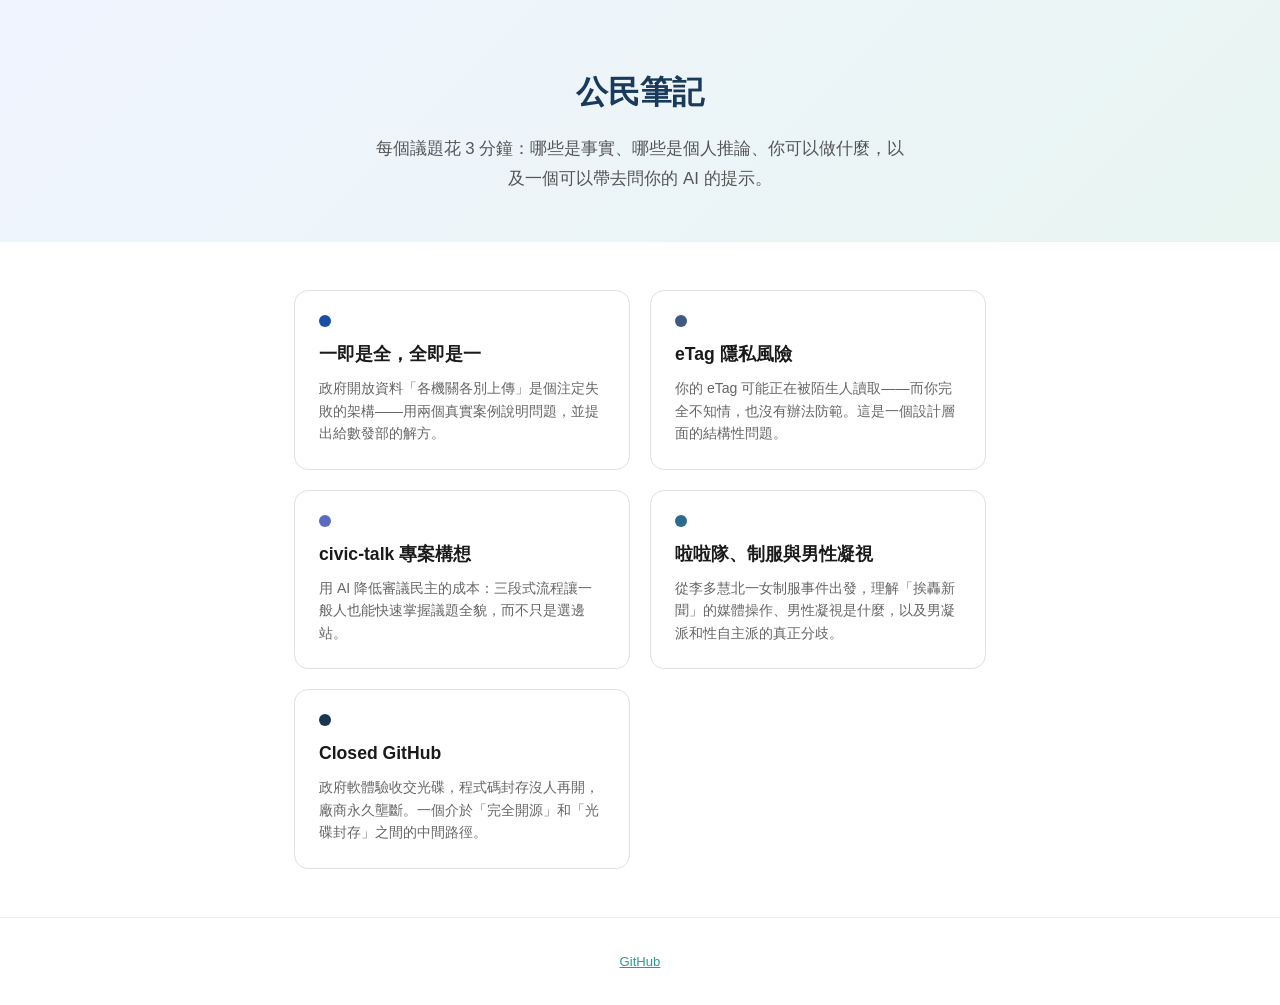
<file: index.html>
<!DOCTYPE html>
<html lang="zh-TW">
<head>
<meta charset="UTF-8">
<meta name="viewport" content="width=device-width, initial-scale=1.0">
<title>公民筆記 civic-notes</title>
<meta name="description" content="花 3 分鐘了解一個公共議題的現況：哪些是事實、哪些是推論，以及你可以做什麼。">
<link rel="stylesheet" href="style.css">
</head>
<body>

<div class="index-hero">
  <h1>公民筆記</h1>
  <p>每個議題花 3 分鐘：哪些是事實、哪些是個人推論、你可以做什麼，以及一個可以帶去問你的 AI 的提示。</p>
</div>

<div class="topic-grid">
  <a class="topic-card" href="open-data-one-is-all/">
    <div class="topic-dot" style="background:#1A4EA6;"></div>
    <h2>一即是全，全即是一</h2>
    <p>政府開放資料「各機關各別上傳」是個注定失敗的架構——用兩個真實案例說明問題，並提出給數發部的解方。</p>
  </a>
  <a class="topic-card" href="etag-privacy/">
    <div class="topic-dot" style="background:#3d5a80;"></div>
    <h2>eTag 隱私風險</h2>
    <p>你的 eTag 可能正在被陌生人讀取——而你完全不知情，也沒有辦法防範。這是一個設計層面的結構性問題。</p>
  </a>
  <a class="topic-card" href="civic-talk/">
    <div class="topic-dot" style="background:#5c6bc0;"></div>
    <h2>civic-talk 專案構想</h2>
    <p>用 AI 降低審議民主的成本：三段式流程讓一般人也能快速掌握議題全貌，而不只是選邊站。</p>
  </a>
  <a class="topic-card" href="cheerleading-male-gaze/">
    <div class="topic-dot" style="background:#2d6a8f;"></div>
    <h2>啦啦隊、制服與男性凝視</h2>
    <p>從李多慧北一女制服事件出發，理解「挨轟新聞」的媒體操作、男性凝視是什麼，以及男凝派和性自主派的真正分歧。</p>
  </a>
  <a class="topic-card" href="closed-github/">
    <div class="topic-dot" style="background:#1a3550;"></div>
    <h2>Closed GitHub</h2>
    <p>政府軟體驗收交光碟，程式碼封存沒人再開，廠商永久壟斷。一個介於「完全開源」和「光碟封存」之間的中間路徑。</p>
  </a>
</div>

<footer>
  <a href="https://github.com/ronnywang/civic-notes">GitHub</a>
</footer>

</body>
</html>
</file>
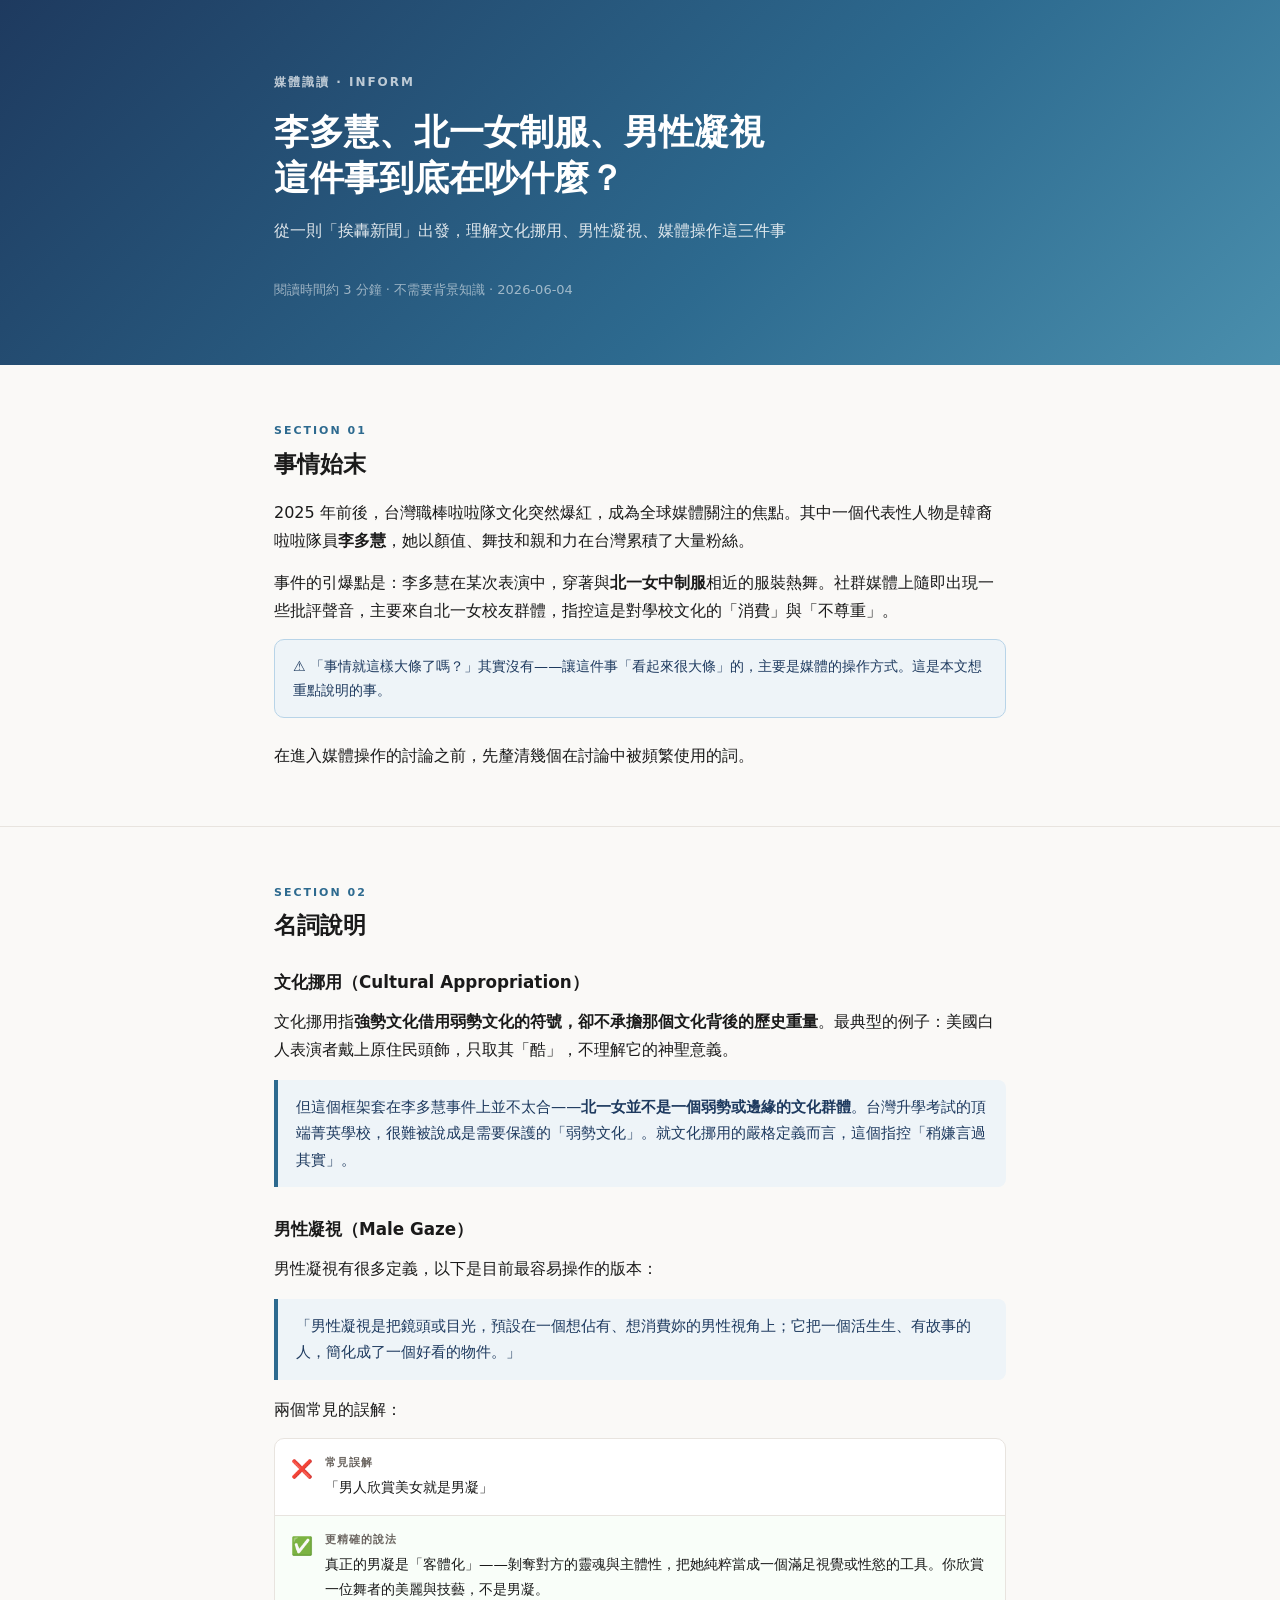
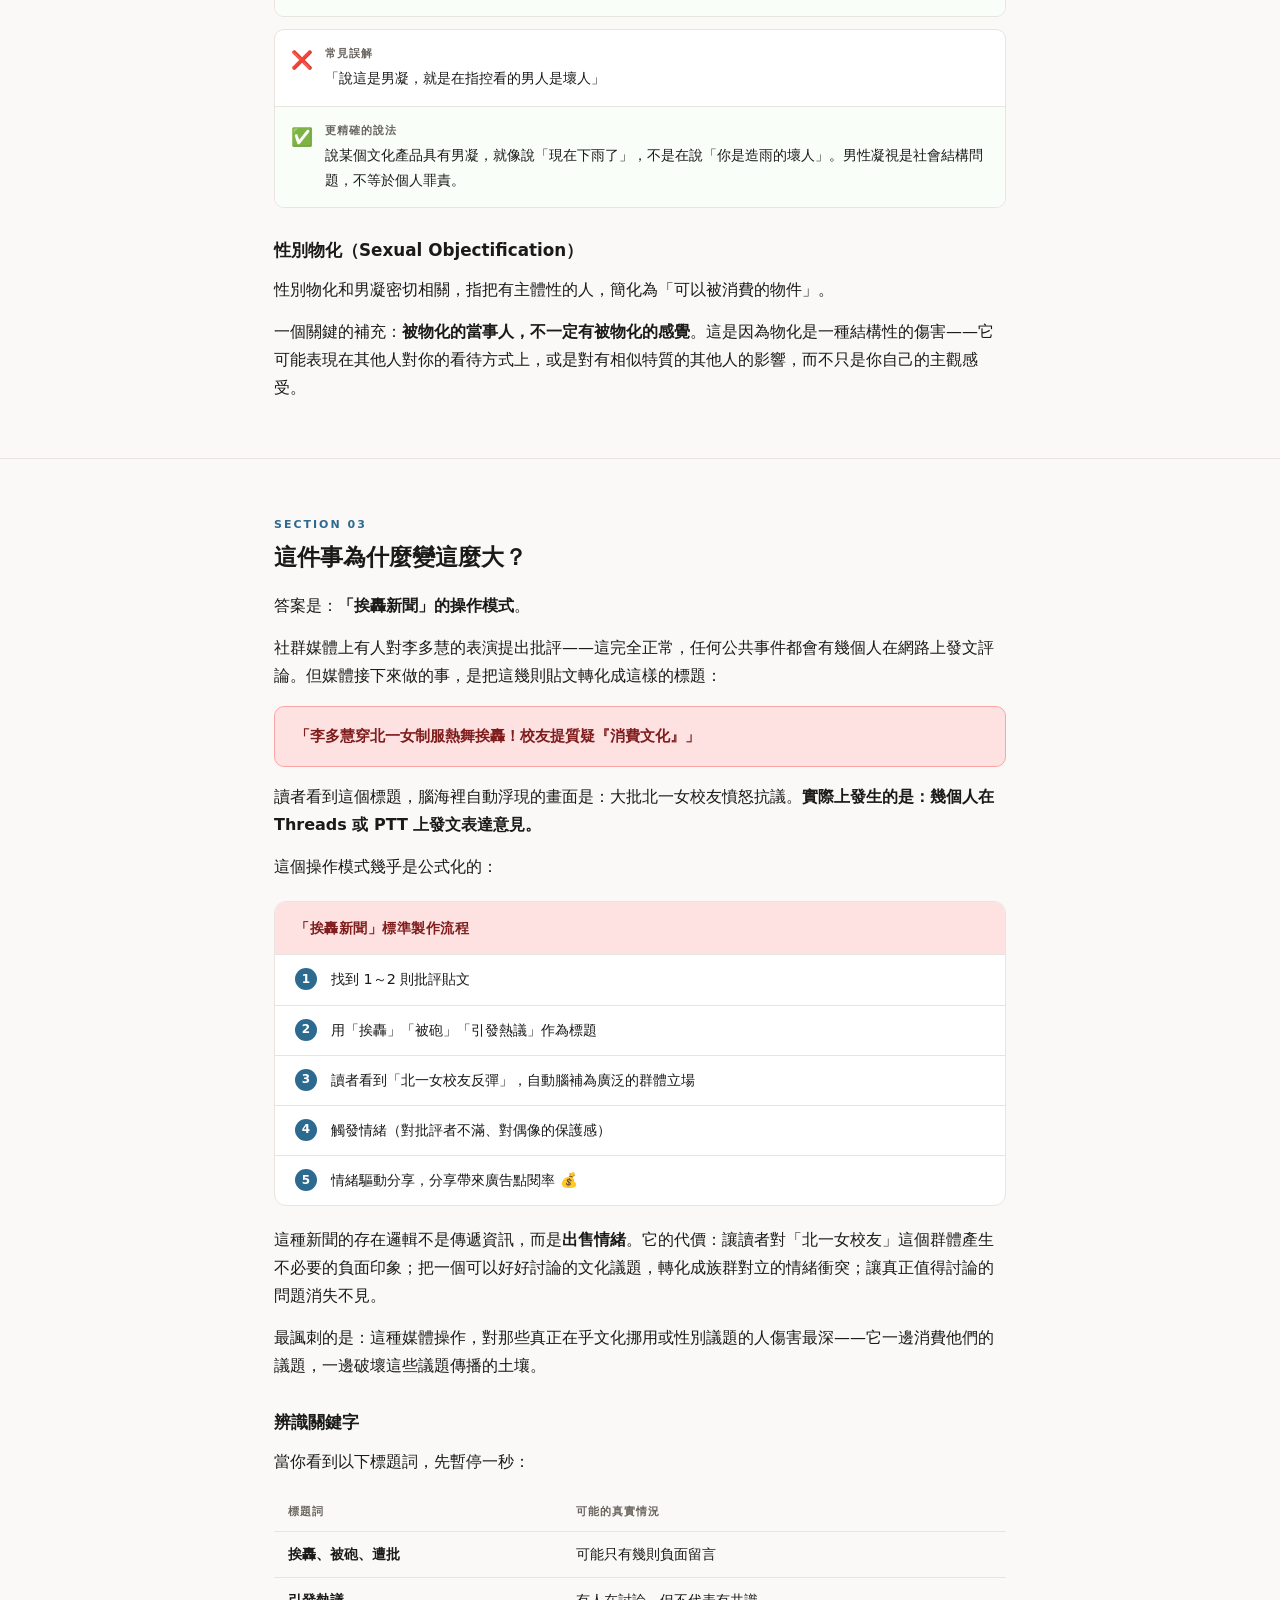
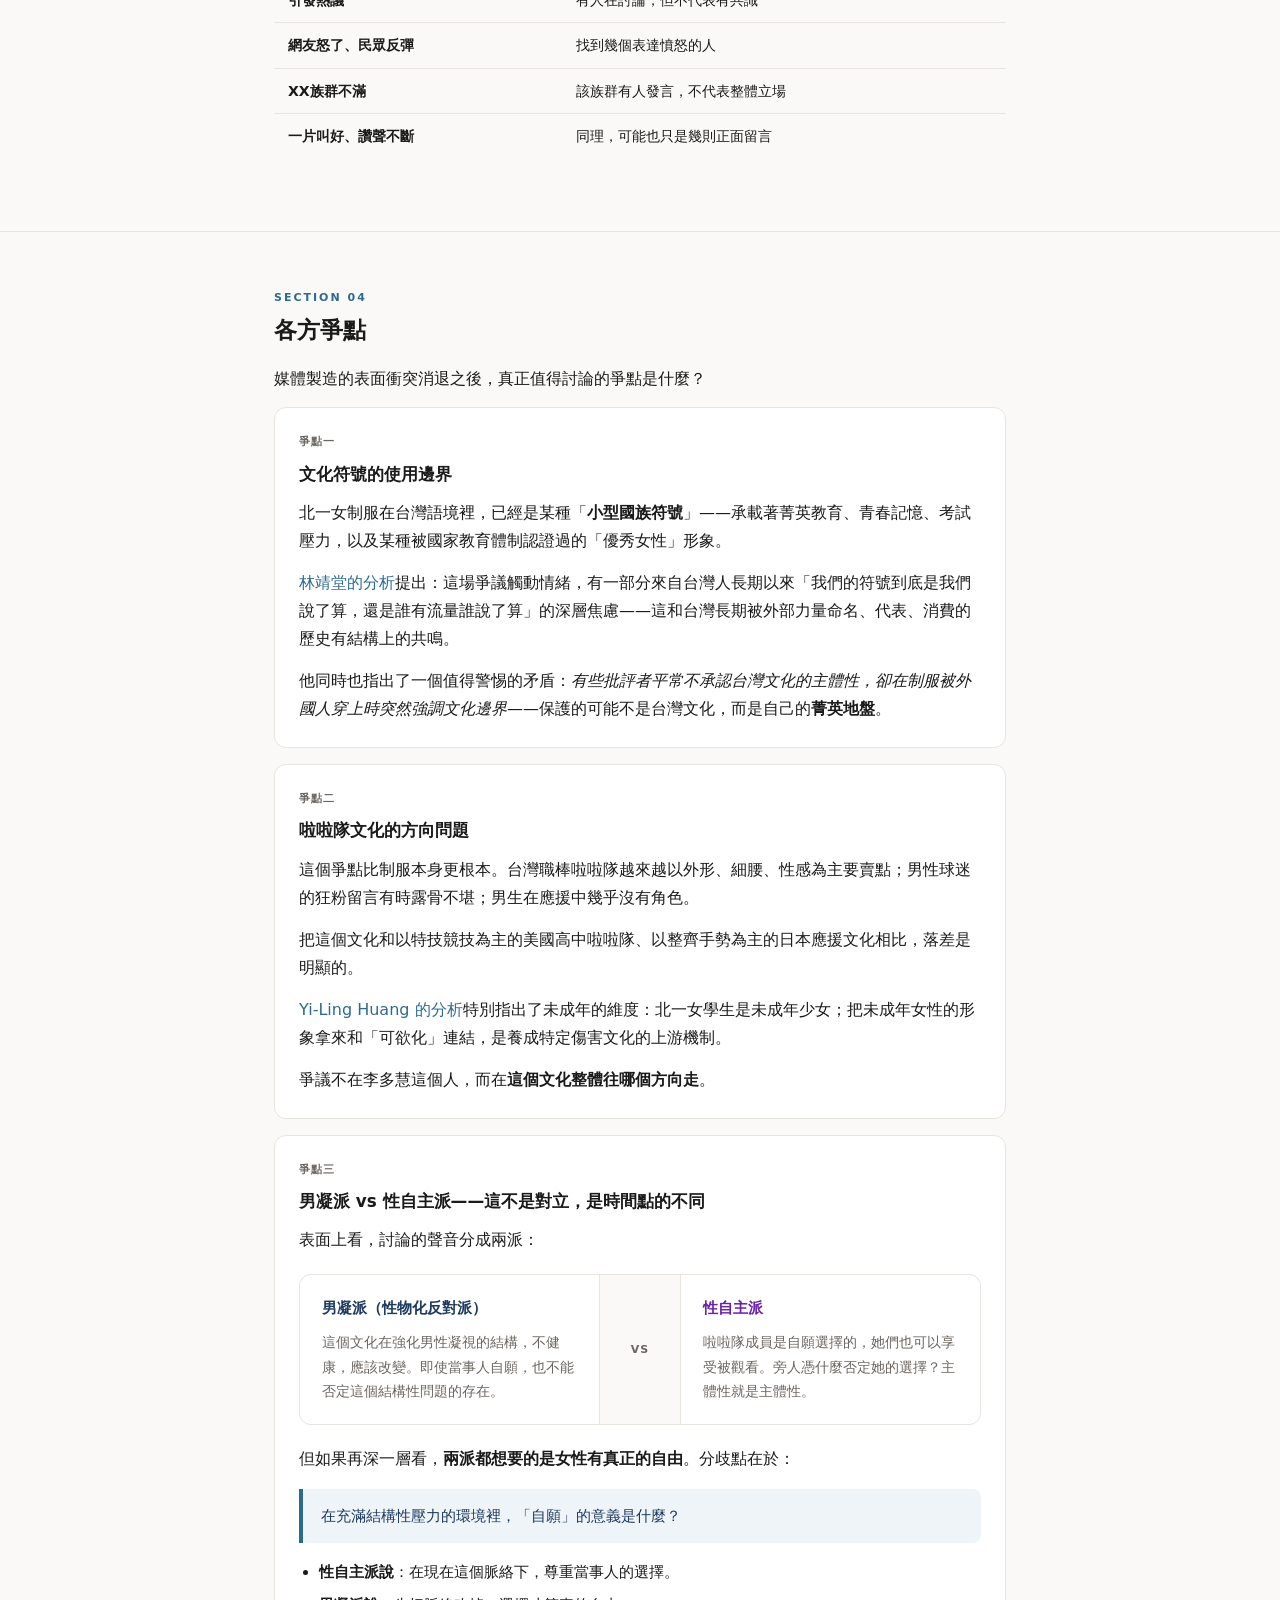
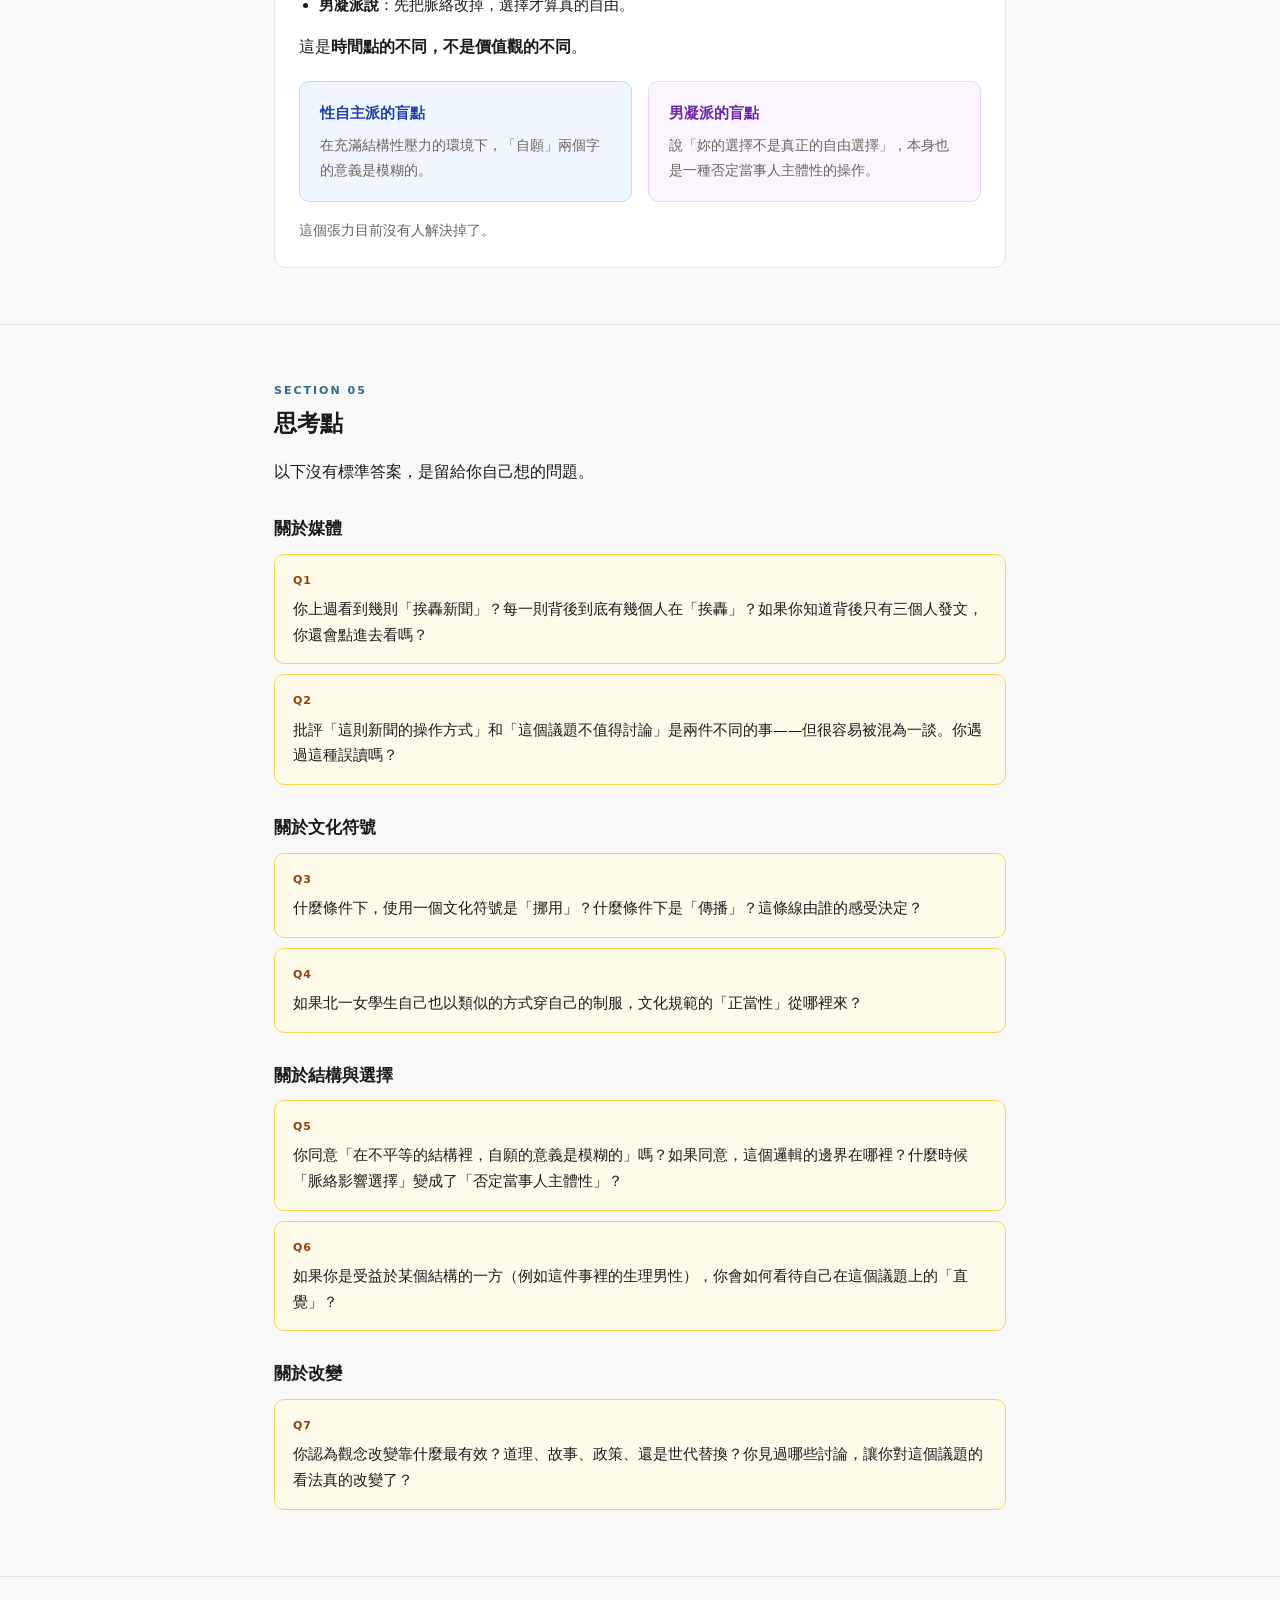
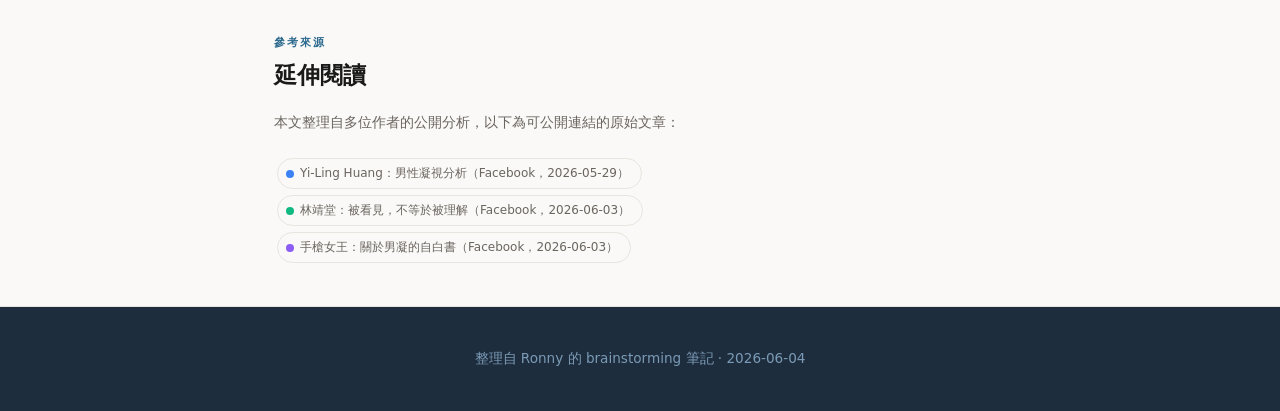
<file: cheerleading-male-gaze/index.html>
<!DOCTYPE html>
<html lang="zh-Hant">
<head>
  <meta charset="utf-8">
  <meta name="viewport" content="width=device-width, initial-scale=1.0">
  <title>李多慧、北一女制服、男性凝視：這件事到底在吵什麼？</title>
  <style>
    *, *::before, *::after { box-sizing: border-box; margin: 0; padding: 0; }

    :root {
      --bg: #faf9f7;
      --surface: #ffffff;
      --border: #e8e4df;
      --text: #1a1a1a;
      --muted: #6b6560;
      --accent: #2d6a8f;
      --accent-light: #eef4f8;
      --tag-blue: #dbeafe;
      --tag-blue-text: #1e3a5f;
      --tag-purple: #ede9fe;
      --tag-purple-text: #4c1d95;
      --tag-orange: #fef3c7;
      --tag-orange-text: #78350f;
      --tag-red: #fee2e2;
      --tag-red-text: #7f1d1d;
      --tag-green: #dcfce7;
      --tag-green-text: #14532d;
      --warn: #fffbeb;
      --warn-border: #fcd34d;
    }

    body {
      font-family: 'Noto Sans TC', 'PingFang TC', 'Microsoft JhengHei', system-ui, sans-serif;
      background: var(--bg);
      color: var(--text);
      line-height: 1.75;
      font-size: 16px;
    }

    a { color: var(--accent); text-decoration: none; }
    a:hover { text-decoration: underline; }

    .container { max-width: 780px; margin: 0 auto; padding: 0 24px; }

    section { padding: 56px 0; border-bottom: 1px solid var(--border); }
    section:last-child { border-bottom: none; }

    /* ── HERO ── */
    .hero {
      background: linear-gradient(135deg, #1e3a5f 0%, #2d6a8f 60%, #4a8fad 100%);
      color: white;
      padding: 72px 0 64px;
    }
    .hero .container { display: flex; flex-direction: column; gap: 16px; }
    .hero-label {
      font-size: 12px; font-weight: 700; letter-spacing: 2px;
      text-transform: uppercase; opacity: 0.7;
    }
    .hero h1 { font-size: clamp(1.5rem, 4vw, 2.2rem); font-weight: 900; line-height: 1.3; }
    .hero .subtitle { font-size: 1rem; opacity: 0.85; max-width: 560px; }
    .hero-meta { font-size: 13px; opacity: 0.55; margin-top: 4px; }

    /* ── SECTION TITLES ── */
    .section-label {
      font-size: 11px; font-weight: 700; letter-spacing: 2px;
      text-transform: uppercase; color: var(--accent); margin-bottom: 8px;
    }
    h2 { font-size: 1.45rem; font-weight: 800; margin-bottom: 20px; line-height: 1.3; }
    h3 { font-size: 1.05rem; font-weight: 700; margin-bottom: 10px; margin-top: 28px; }
    h3:first-child { margin-top: 0; }

    p { margin-bottom: 14px; }
    p:last-child { margin-bottom: 0; }

    /* ── TAGS ── */
    .tag {
      display: inline-block; padding: 3px 10px; border-radius: 20px;
      font-size: 12px; font-weight: 600; margin: 2px;
    }
    .tag-blue { background: var(--tag-blue); color: var(--tag-blue-text); }
    .tag-purple { background: var(--tag-purple); color: var(--tag-purple-text); }
    .tag-orange { background: var(--tag-orange); color: var(--tag-orange-text); }
    .tag-red { background: var(--tag-red); color: var(--tag-red-text); }
    .tag-green { background: var(--tag-green); color: var(--tag-green-text); }

    /* ── CARDS ── */
    .card {
      background: var(--surface); border: 1px solid var(--border);
      border-radius: 12px; padding: 24px;
    }
    .card + .card { margin-top: 16px; }
    .card-grid { display: grid; gap: 16px; }
    @media (min-width: 600px) { .card-grid.col2 { grid-template-columns: 1fr 1fr; } }
    @media (min-width: 600px) { .card-grid.col3 { grid-template-columns: 1fr 1fr 1fr; } }

    /* ── BLOCKQUOTE ── */
    blockquote {
      border-left: 4px solid var(--accent);
      background: var(--accent-light);
      padding: 14px 18px;
      border-radius: 0 8px 8px 0;
      margin: 16px 0;
      font-size: 0.95rem;
      color: #1e3a5f;
    }
    blockquote p { margin: 0; }

    /* ── MYTH/FACT ── */
    .myth-item {
      background: var(--surface); border: 1px solid var(--border);
      border-radius: 10px; overflow: hidden; margin-bottom: 12px;
    }
    .myth-row {
      display: grid; grid-template-columns: auto 1fr;
      gap: 12px; padding: 14px 16px; align-items: start;
    }
    .myth-row + .myth-row { border-top: 1px solid var(--border); background: #f9fef9; }
    .myth-icon { font-size: 1.1rem; padding-top: 1px; }
    .myth-row p { font-size: 0.9rem; margin: 0; }
    .myth-row strong { display: block; font-size: 11px; text-transform: uppercase;
      letter-spacing: 1px; margin-bottom: 3px; color: var(--muted); }

    /* ── NEWS PATTERN ── */
    .news-pattern {
      background: var(--surface); border: 1px solid var(--border);
      border-radius: 12px; overflow: hidden; margin: 20px 0;
    }
    .news-pattern-header {
      background: #fee2e2; padding: 14px 20px;
      font-size: 0.88rem; font-weight: 700; color: #7f1d1d;
      letter-spacing: 0.5px;
    }
    .news-step {
      display: flex; gap: 14px; padding: 12px 20px;
      border-top: 1px solid var(--border); align-items: flex-start;
    }
    .news-step-num {
      background: var(--accent); color: white;
      border-radius: 50%; width: 22px; height: 22px;
      display: flex; align-items: center; justify-content: center;
      font-size: 12px; font-weight: 700; flex-shrink: 0; margin-top: 1px;
    }
    .news-step p { font-size: 0.9rem; margin: 0; }

    /* ── KEYWORD TABLE ── */
    .kw-table { width: 100%; border-collapse: collapse; margin: 16px 0; }
    .kw-table th, .kw-table td {
      padding: 10px 14px; text-align: left;
      border-bottom: 1px solid var(--border); font-size: 0.88rem;
    }
    .kw-table th { font-weight: 700; background: var(--bg); color: var(--muted);
      font-size: 11px; letter-spacing: 1px; text-transform: uppercase; }
    .kw-table tr:last-child td { border-bottom: none; }

    /* ── VERSUS ── */
    .versus-grid { display: grid; gap: 1px; background: var(--border);
      border: 1px solid var(--border); border-radius: 12px; overflow: hidden;
      margin: 20px 0; }
    @media (min-width: 600px) { .versus-grid { grid-template-columns: 1fr 80px 1fr; } }
    .versus-side { background: var(--surface); padding: 20px 22px; }
    .versus-side h4 { font-size: 0.95rem; font-weight: 800; margin-bottom: 8px; }
    .versus-side p { font-size: 0.88rem; color: var(--muted); margin: 0; }
    .versus-side.left h4 { color: #1e3a5f; }
    .versus-side.right h4 { color: #6b21a8; }
    .versus-mid {
      background: var(--bg); display: flex; align-items: center; justify-content: center;
      font-size: 11px; font-weight: 800; color: var(--muted); letter-spacing: 1px;
      padding: 12px 8px; text-align: center;
    }
    @media (max-width: 599px) {
      .versus-mid { padding: 8px 22px; font-size: 11px; border-top: 1px solid var(--border); border-bottom: 1px solid var(--border); }
    }

    /* ── BLINDSPOT BOX ── */
    .blindspot-grid { display: grid; gap: 16px; margin-top: 20px; }
    @media (min-width: 600px) { .blindspot-grid { grid-template-columns: 1fr 1fr; } }
    .blindspot-card {
      border-radius: 10px; padding: 18px 20px;
    }
    .blindspot-card.blue { background: #eff6ff; border: 1px solid #bfdbfe; }
    .blindspot-card.purple { background: #faf5ff; border: 1px solid #e9d5ff; }
    .blindspot-card h4 { font-size: 0.92rem; font-weight: 700; margin-bottom: 8px; }
    .blindspot-card.blue h4 { color: #1e40af; }
    .blindspot-card.purple h4 { color: #6b21a8; }
    .blindspot-card p { font-size: 0.88rem; color: var(--muted); margin: 0; }

    /* ── HARD Q ── */
    .hard-q {
      background: var(--warn); border: 1px solid var(--warn-border);
      border-radius: 10px; padding: 16px 18px; margin-bottom: 10px;
    }
    .hard-q p { font-size: 0.92rem; margin: 0; }
    .hard-q .q-label {
      font-size: 11px; font-weight: 700; letter-spacing: 1px;
      color: #92400e; margin-bottom: 6px; text-transform: uppercase;
    }

    /* ── SOURCE PILLS ── */
    .source-pill {
      display: inline-flex; align-items: center; gap: 6px;
      background: var(--bg); border: 1px solid var(--border);
      border-radius: 20px; padding: 4px 12px 4px 8px;
      font-size: 12px; color: var(--muted); margin: 3px;
      text-decoration: none; transition: border-color 0.15s;
    }
    .source-pill:hover { border-color: var(--accent); color: var(--accent); text-decoration: none; }
    .source-pill .dot {
      width: 8px; height: 8px; border-radius: 50%; flex-shrink: 0;
    }

    /* ── NOTICE ── */
    .notice {
      background: var(--accent-light); border: 1px solid #b8d4e8;
      border-radius: 10px; padding: 14px 18px;
      font-size: 0.88rem; color: #1e3a5f; margin-bottom: 24px;
    }

    /* ── FOOTER ── */
    footer {
      background: #1e2d3d; color: #7a9ab5;
      padding: 40px 0; font-size: 0.85rem; text-align: center;
    }
    footer a { color: #9bb3c7; }
  </style>
</head>
<body>

<!-- ══════════════════════════════ HERO ══════════════════════════════ -->
<header class="hero">
  <div class="container">
    <div class="hero-label">媒體識讀 · INFORM</div>
    <h1>李多慧、北一女制服、男性凝視<br>這件事到底在吵什麼？</h1>
    <p class="subtitle">從一則「挨轟新聞」出發，理解文化挪用、男性凝視、媒體操作這三件事</p>
    <div class="hero-meta">閱讀時間約 3 分鐘 · 不需要背景知識 · 2026-06-04</div>
  </div>
</header>

<!-- ══════════════════════════════ 事情始末 ══════════════════════════════ -->
<section id="background">
  <div class="container">
    <div class="section-label">Section 01</div>
    <h2>事情始末</h2>

    <p>2025 年前後，台灣職棒啦啦隊文化突然爆紅，成為全球媒體關注的焦點。其中一個代表性人物是韓裔啦啦隊員<strong>李多慧</strong>，她以顏值、舞技和親和力在台灣累積了大量粉絲。</p>

    <p>事件的引爆點是：李多慧在某次表演中，穿著與<strong>北一女中制服</strong>相近的服裝熱舞。社群媒體上隨即出現一些批評聲音，主要來自北一女校友群體，指控這是對學校文化的「消費」與「不尊重」。</p>

    <div class="notice">
      ⚠️ 「事情就這樣大條了嗎？」其實沒有——讓這件事「看起來很大條」的，主要是媒體的操作方式。這是本文想重點說明的事。
    </div>

    <p>在進入媒體操作的討論之前，先釐清幾個在討論中被頻繁使用的詞。</p>
  </div>
</section>

<!-- ══════════════════════════════ 名詞說明 ══════════════════════════════ -->
<section id="terms">
  <div class="container">
    <div class="section-label">Section 02</div>
    <h2>名詞說明</h2>

    <h3>文化挪用（Cultural Appropriation）</h3>
    <p>文化挪用指<strong>強勢文化借用弱勢文化的符號，卻不承擔那個文化背後的歷史重量</strong>。最典型的例子：美國白人表演者戴上原住民頭飾，只取其「酷」，不理解它的神聖意義。</p>

    <blockquote>
      <p>但這個框架套在李多慧事件上並不太合——<strong>北一女並不是一個弱勢或邊緣的文化群體</strong>。台灣升學考試的頂端菁英學校，很難被說成是需要保護的「弱勢文化」。就文化挪用的嚴格定義而言，這個指控「稍嫌言過其實」。</p>
    </blockquote>

    <h3>男性凝視（Male Gaze）</h3>
    <p>男性凝視有很多定義，以下是目前最容易操作的版本：</p>

    <blockquote>
      <p>「男性凝視是把鏡頭或目光，預設在一個想佔有、想消費妳的男性視角上；它把一個活生生、有故事的人，簡化成了一個好看的物件。」</p>
    </blockquote>

    <p>兩個常見的誤解：</p>
    <div class="myth-item">
      <div class="myth-row">
        <div class="myth-icon">❌</div>
        <p><strong>常見誤解</strong>「男人欣賞美女就是男凝」</p>
      </div>
      <div class="myth-row">
        <div class="myth-icon">✅</div>
        <p><strong>更精確的說法</strong>真正的男凝是「客體化」——剝奪對方的靈魂與主體性，把她純粹當成一個滿足視覺或性慾的工具。你欣賞一位舞者的美麗與技藝，不是男凝。</p>
      </div>
    </div>
    <div class="myth-item">
      <div class="myth-row">
        <div class="myth-icon">❌</div>
        <p><strong>常見誤解</strong>「說這是男凝，就是在指控看的男人是壞人」</p>
      </div>
      <div class="myth-row">
        <div class="myth-icon">✅</div>
        <p><strong>更精確的說法</strong>說某個文化產品具有男凝，就像說「現在下雨了」，不是在說「你是造雨的壞人」。男性凝視是社會結構問題，不等於個人罪責。</p>
      </div>
    </div>

    <h3>性別物化（Sexual Objectification）</h3>
    <p>性別物化和男凝密切相關，指把有主體性的人，簡化為「可以被消費的物件」。</p>
    <p>一個關鍵的補充：<strong>被物化的當事人，不一定有被物化的感覺</strong>。這是因為物化是一種結構性的傷害——它可能表現在其他人對你的看待方式上，或是對有相似特質的其他人的影響，而不只是你自己的主觀感受。</p>
  </div>
</section>

<!-- ══════════════════════════════ 為什麼變這麼大 ══════════════════════════════ -->
<section id="media">
  <div class="container">
    <div class="section-label">Section 03</div>
    <h2>這件事為什麼變這麼大？</h2>

    <p>答案是：<strong>「挨轟新聞」的操作模式</strong>。</p>

    <p>社群媒體上有人對李多慧的表演提出批評——這完全正常，任何公共事件都會有幾個人在網路上發文評論。但媒體接下來做的事，是把這幾則貼文轉化成這樣的標題：</p>

    <div style="background:#fee2e2;border:1px solid #fca5a5;border-radius:10px;padding:16px 20px;margin:16px 0;">
      <p style="font-size:0.95rem;font-weight:700;color:#7f1d1d;margin:0;">「李多慧穿北一女制服熱舞挨轟！校友提質疑『消費文化』」</p>
    </div>

    <p>讀者看到這個標題，腦海裡自動浮現的畫面是：大批北一女校友憤怒抗議。<strong>實際上發生的是：幾個人在 Threads 或 PTT 上發文表達意見。</strong></p>

    <p>這個操作模式幾乎是公式化的：</p>

    <div class="news-pattern">
      <div class="news-pattern-header">「挨轟新聞」標準製作流程</div>
      <div class="news-step">
        <div class="news-step-num">1</div>
        <p>找到 1～2 則批評貼文</p>
      </div>
      <div class="news-step">
        <div class="news-step-num">2</div>
        <p>用「挨轟」「被砲」「引發熱議」作為標題</p>
      </div>
      <div class="news-step">
        <div class="news-step-num">3</div>
        <p>讀者看到「北一女校友反彈」，自動腦補為廣泛的群體立場</p>
      </div>
      <div class="news-step">
        <div class="news-step-num">4</div>
        <p>觸發情緒（對批評者不滿、對偶像的保護感）</p>
      </div>
      <div class="news-step">
        <div class="news-step-num">5</div>
        <p>情緒驅動分享，分享帶來廣告點閱率 💰</p>
      </div>
    </div>

    <p>這種新聞的存在邏輯不是傳遞資訊，而是<strong>出售情緒</strong>。它的代價：讓讀者對「北一女校友」這個群體產生不必要的負面印象；把一個可以好好討論的文化議題，轉化成族群對立的情緒衝突；讓真正值得討論的問題消失不見。</p>

    <p>最諷刺的是：這種媒體操作，對那些真正在乎文化挪用或性別議題的人傷害最深——它一邊消費他們的議題，一邊破壞這些議題傳播的土壤。</p>

    <h3>辨識關鍵字</h3>
    <p>當你看到以下標題詞，先暫停一秒：</p>

    <table class="kw-table">
      <thead>
        <tr><th>標題詞</th><th>可能的真實情況</th></tr>
      </thead>
      <tbody>
        <tr><td><strong>挨轟、被砲、遭批</strong></td><td>可能只有幾則負面留言</td></tr>
        <tr><td><strong>引發熱議</strong></td><td>有人在討論，但不代表有共識</td></tr>
        <tr><td><strong>網友怒了、民眾反彈</strong></td><td>找到幾個表達憤怒的人</td></tr>
        <tr><td><strong>XX族群不滿</strong></td><td>該族群有人發言，不代表整體立場</td></tr>
        <tr><td><strong>一片叫好、讚聲不斷</strong></td><td>同理，可能也只是幾則正面留言</td></tr>
      </tbody>
    </table>
  </div>
</section>

<!-- ══════════════════════════════ 各方爭點 ══════════════════════════════ -->
<section id="debate">
  <div class="container">
    <div class="section-label">Section 04</div>
    <h2>各方爭點</h2>

    <p>媒體製造的表面衝突消退之後，真正值得討論的爭點是什麼？</p>

    <!-- 爭點一 -->
    <div class="card" style="margin-bottom:16px;">
      <div style="font-size:11px;font-weight:700;letter-spacing:1px;color:var(--muted);text-transform:uppercase;margin-bottom:8px;">爭點一</div>
      <h3 style="margin-top:0;">文化符號的使用邊界</h3>
      <p>北一女制服在台灣語境裡，已經是某種「<strong>小型國族符號</strong>」——承載著菁英教育、青春記憶、考試壓力，以及某種被國家教育體制認證過的「優秀女性」形象。</p>
      <p><a href="https://www.facebook.com/772675694/posts/10166381352735695/" target="_blank" rel="noopener">林靖堂的分析</a>提出：這場爭議觸動情緒，有一部分來自台灣人長期以來「我們的符號到底是我們說了算，還是誰有流量誰說了算」的深層焦慮——這和台灣長期被外部力量命名、代表、消費的歷史有結構上的共鳴。</p>
      <p>他同時也指出了一個值得警惕的矛盾：<em>有些批評者平常不承認台灣文化的主體性，卻在制服被外國人穿上時突然強調文化邊界</em>——保護的可能不是台灣文化，而是自己的<strong>菁英地盤</strong>。</p>
    </div>

    <!-- 爭點二 -->
    <div class="card" style="margin-bottom:16px;">
      <div style="font-size:11px;font-weight:700;letter-spacing:1px;color:var(--muted);text-transform:uppercase;margin-bottom:8px;">爭點二</div>
      <h3 style="margin-top:0;">啦啦隊文化的方向問題</h3>
      <p>這個爭點比制服本身更根本。台灣職棒啦啦隊越來越以外形、細腰、性感為主要賣點；男性球迷的狂粉留言有時露骨不堪；男生在應援中幾乎沒有角色。</p>
      <p>把這個文化和以特技競技為主的美國高中啦啦隊、以整齊手勢為主的日本應援文化相比，落差是明顯的。</p>
      <p><a href="https://www.facebook.com/GreenMeadow/posts/pfbid02ouDXmeL3VYn6NhrWTuBKWCTRYLcKQoTsYG6EEPkcowJZf2HYQ8VYCefo9VZEVw9sl" target="_blank" rel="noopener">Yi-Ling Huang 的分析</a>特別指出了未成年的維度：北一女學生是未成年少女；把未成年女性的形象拿來和「可欲化」連結，是養成特定傷害文化的上游機制。</p>
      <p>爭議不在李多慧這個人，而在<strong>這個文化整體往哪個方向走</strong>。</p>
    </div>

    <!-- 爭點三：男凝派 vs 性自主派 -->
    <div class="card">
      <div style="font-size:11px;font-weight:700;letter-spacing:1px;color:var(--muted);text-transform:uppercase;margin-bottom:8px;">爭點三</div>
      <h3 style="margin-top:0;">男凝派 vs 性自主派——這不是對立，是時間點的不同</h3>

      <p>表面上看，討論的聲音分成兩派：</p>

      <div class="versus-grid">
        <div class="versus-side left">
          <h4>男凝派（性物化反對派）</h4>
          <p>這個文化在強化男性凝視的結構，不健康，應該改變。即使當事人自願，也不能否定這個結構性問題的存在。</p>
        </div>
        <div class="versus-mid">VS</div>
        <div class="versus-side right">
          <h4>性自主派</h4>
          <p>啦啦隊成員是自願選擇的，她們也可以享受被觀看。旁人憑什麼否定她的選擇？主體性就是主體性。</p>
        </div>
      </div>

      <p>但如果再深一層看，<strong>兩派都想要的是女性有真正的自由</strong>。分歧點在於：</p>

      <blockquote>
        <p>在充滿結構性壓力的環境裡，「自願」的意義是什麼？</p>
      </blockquote>

      <ul style="padding-left:20px;margin-bottom:14px;font-size:0.95rem;">
        <li style="margin-bottom:6px;"><strong>性自主派說</strong>：在現在這個脈絡下，尊重當事人的選擇。</li>
        <li><strong>男凝派說</strong>：先把脈絡改掉，選擇才算真的自由。</li>
      </ul>

      <p>這是<strong>時間點的不同，不是價值觀的不同</strong>。</p>

      <div class="blindspot-grid">
        <div class="blindspot-card blue">
          <h4>性自主派的盲點</h4>
          <p>在充滿結構性壓力的環境下，「自願」兩個字的意義是模糊的。</p>
        </div>
        <div class="blindspot-card purple">
          <h4>男凝派的盲點</h4>
          <p>說「妳的選擇不是真正的自由選擇」，本身也是一種否定當事人主體性的操作。</p>
        </div>
      </div>

      <p style="margin-top:16px;font-size:0.9rem;color:var(--muted);">這個張力目前沒有人解決掉了。</p>
    </div>
  </div>
</section>

<!-- ══════════════════════════════ 思考點 ══════════════════════════════ -->
<section id="reflection">
  <div class="container">
    <div class="section-label">Section 05</div>
    <h2>思考點</h2>
    <p>以下沒有標準答案，是留給你自己想的問題。</p>

    <h3>關於媒體</h3>
    <div class="hard-q">
      <div class="q-label">Q1</div>
      <p>你上週看到幾則「挨轟新聞」？每一則背後到底有幾個人在「挨轟」？如果你知道背後只有三個人發文，你還會點進去看嗎？</p>
    </div>
    <div class="hard-q">
      <div class="q-label">Q2</div>
      <p>批評「這則新聞的操作方式」和「這個議題不值得討論」是兩件不同的事——但很容易被混為一談。你遇過這種誤讀嗎？</p>
    </div>

    <h3>關於文化符號</h3>
    <div class="hard-q">
      <div class="q-label">Q3</div>
      <p>什麼條件下，使用一個文化符號是「挪用」？什麼條件下是「傳播」？這條線由誰的感受決定？</p>
    </div>
    <div class="hard-q">
      <div class="q-label">Q4</div>
      <p>如果北一女學生自己也以類似的方式穿自己的制服，文化規範的「正當性」從哪裡來？</p>
    </div>

    <h3>關於結構與選擇</h3>
    <div class="hard-q">
      <div class="q-label">Q5</div>
      <p>你同意「在不平等的結構裡，自願的意義是模糊的」嗎？如果同意，這個邏輯的邊界在哪裡？什麼時候「脈絡影響選擇」變成了「否定當事人主體性」？</p>
    </div>
    <div class="hard-q">
      <div class="q-label">Q6</div>
      <p>如果你是受益於某個結構的一方（例如這件事裡的生理男性），你會如何看待自己在這個議題上的「直覺」？</p>
    </div>

    <h3>關於改變</h3>
    <div class="hard-q">
      <div class="q-label">Q7</div>
      <p>你認為觀念改變靠什麼最有效？道理、故事、政策、還是世代替換？你見過哪些討論，讓你對這個議題的看法真的改變了？</p>
    </div>
  </div>
</section>

<!-- ══════════════════════════════ 參考來源 ══════════════════════════════ -->
<section id="sources" style="padding-bottom:40px;">
  <div class="container">
    <div class="section-label">參考來源</div>
    <h2>延伸閱讀</h2>
    <p style="font-size:0.9rem;color:var(--muted);margin-bottom:20px;">本文整理自多位作者的公開分析，以下為可公開連結的原始文章：</p>

    <a class="source-pill" href="https://www.facebook.com/GreenMeadow/posts/pfbid02ouDXmeL3VYn6NhrWTuBKWCTRYLcKQoTsYG6EEPkcowJZf2HYQ8VYCefo9VZEVw9sl" target="_blank" rel="noopener">
      <span class="dot" style="background:#3b82f6;"></span>
      Yi-Ling Huang：男性凝視分析（Facebook，2026-05-29）
    </a>
    <a class="source-pill" href="https://www.facebook.com/772675694/posts/10166381352735695/" target="_blank" rel="noopener">
      <span class="dot" style="background:#10b981;"></span>
      林靖堂：被看見，不等於被理解（Facebook，2026-06-03）
    </a>
    <a class="source-pill" href="https://www.facebook.com/yuanfei0808/posts/pfbid0eK83B4KJrysTmfBLMAwVT9xoFft1bZS9BBvU86o4JAQMyvJwVJeY1mhkhkT3wiR3l" target="_blank" rel="noopener">
      <span class="dot" style="background:#8b5cf6;"></span>
      手槍女王：關於男凝的自白書（Facebook，2026-06-03）
    </a>
  </div>
</section>

<footer>
  <div class="container">
    <p>整理自 Ronny 的 brainstorming 筆記 · 2026-06-04</p>
  </div>
</footer>

</body>
</html>
</file>
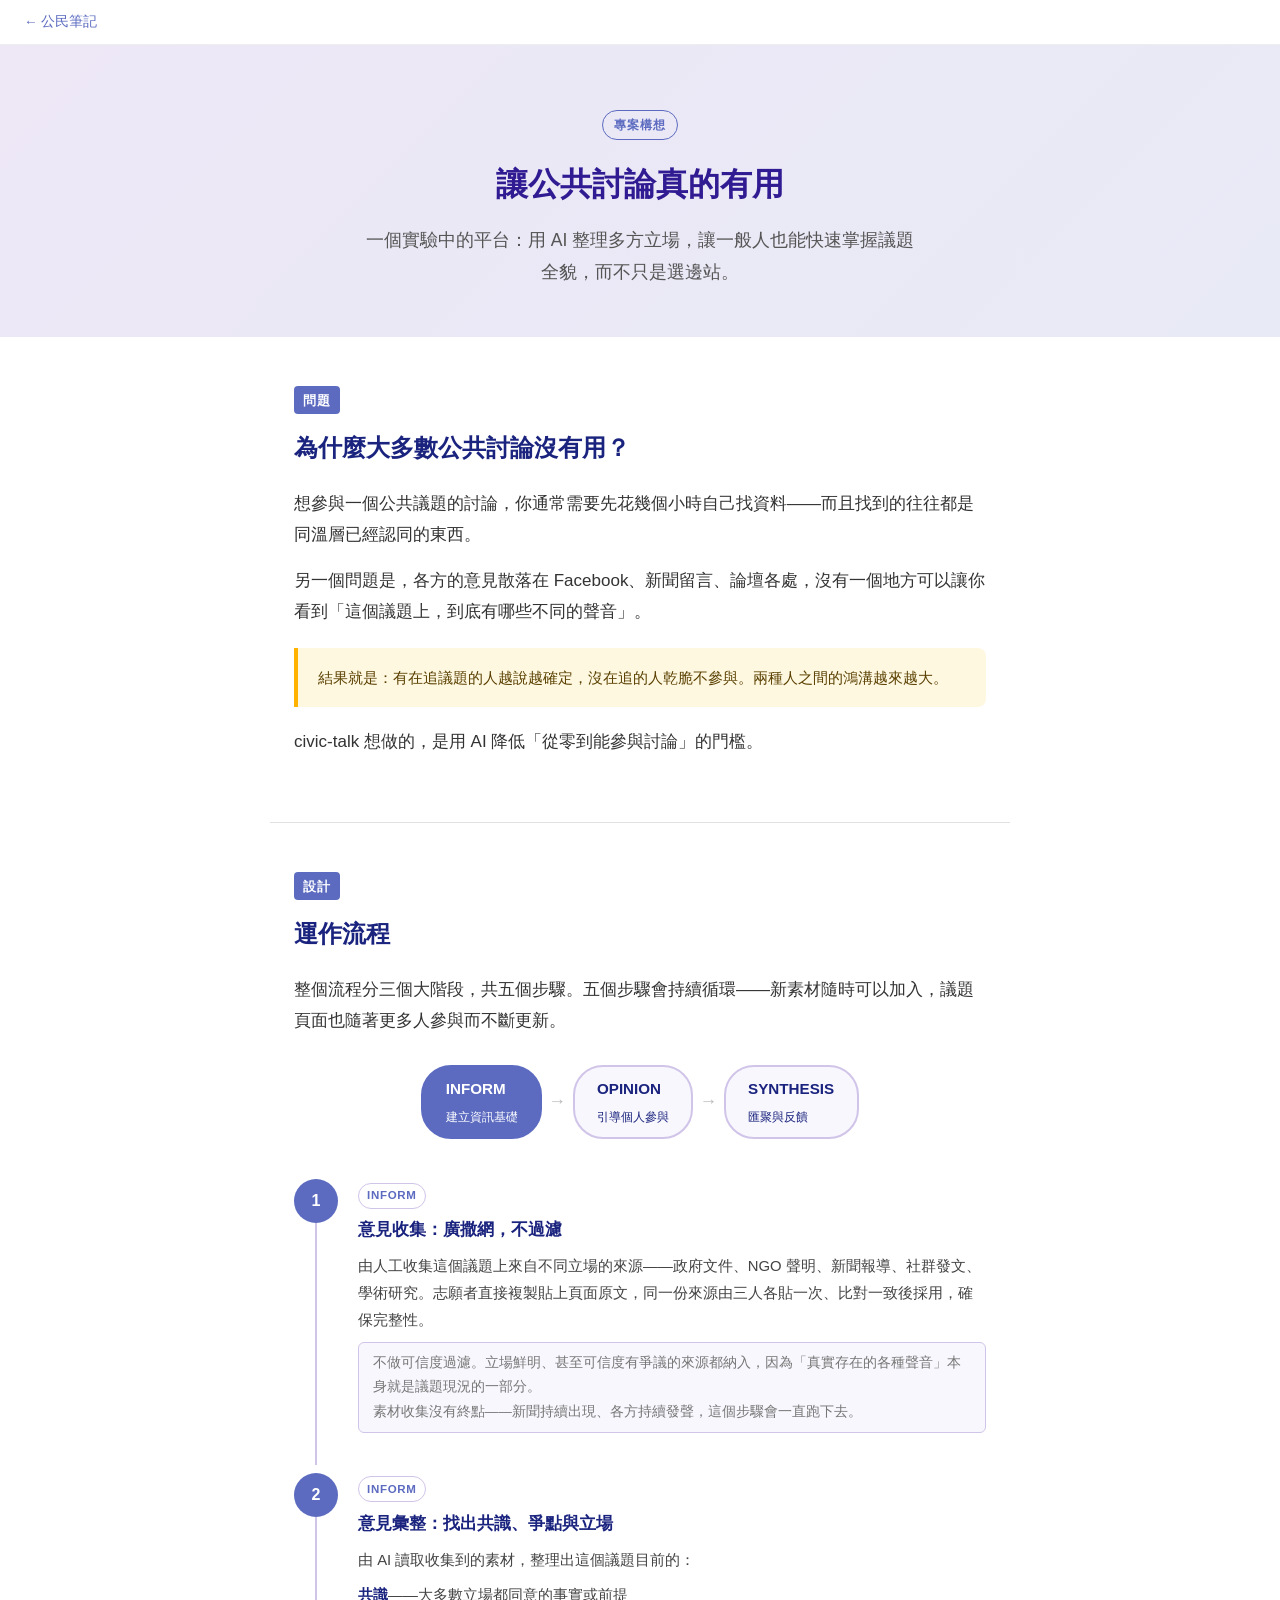
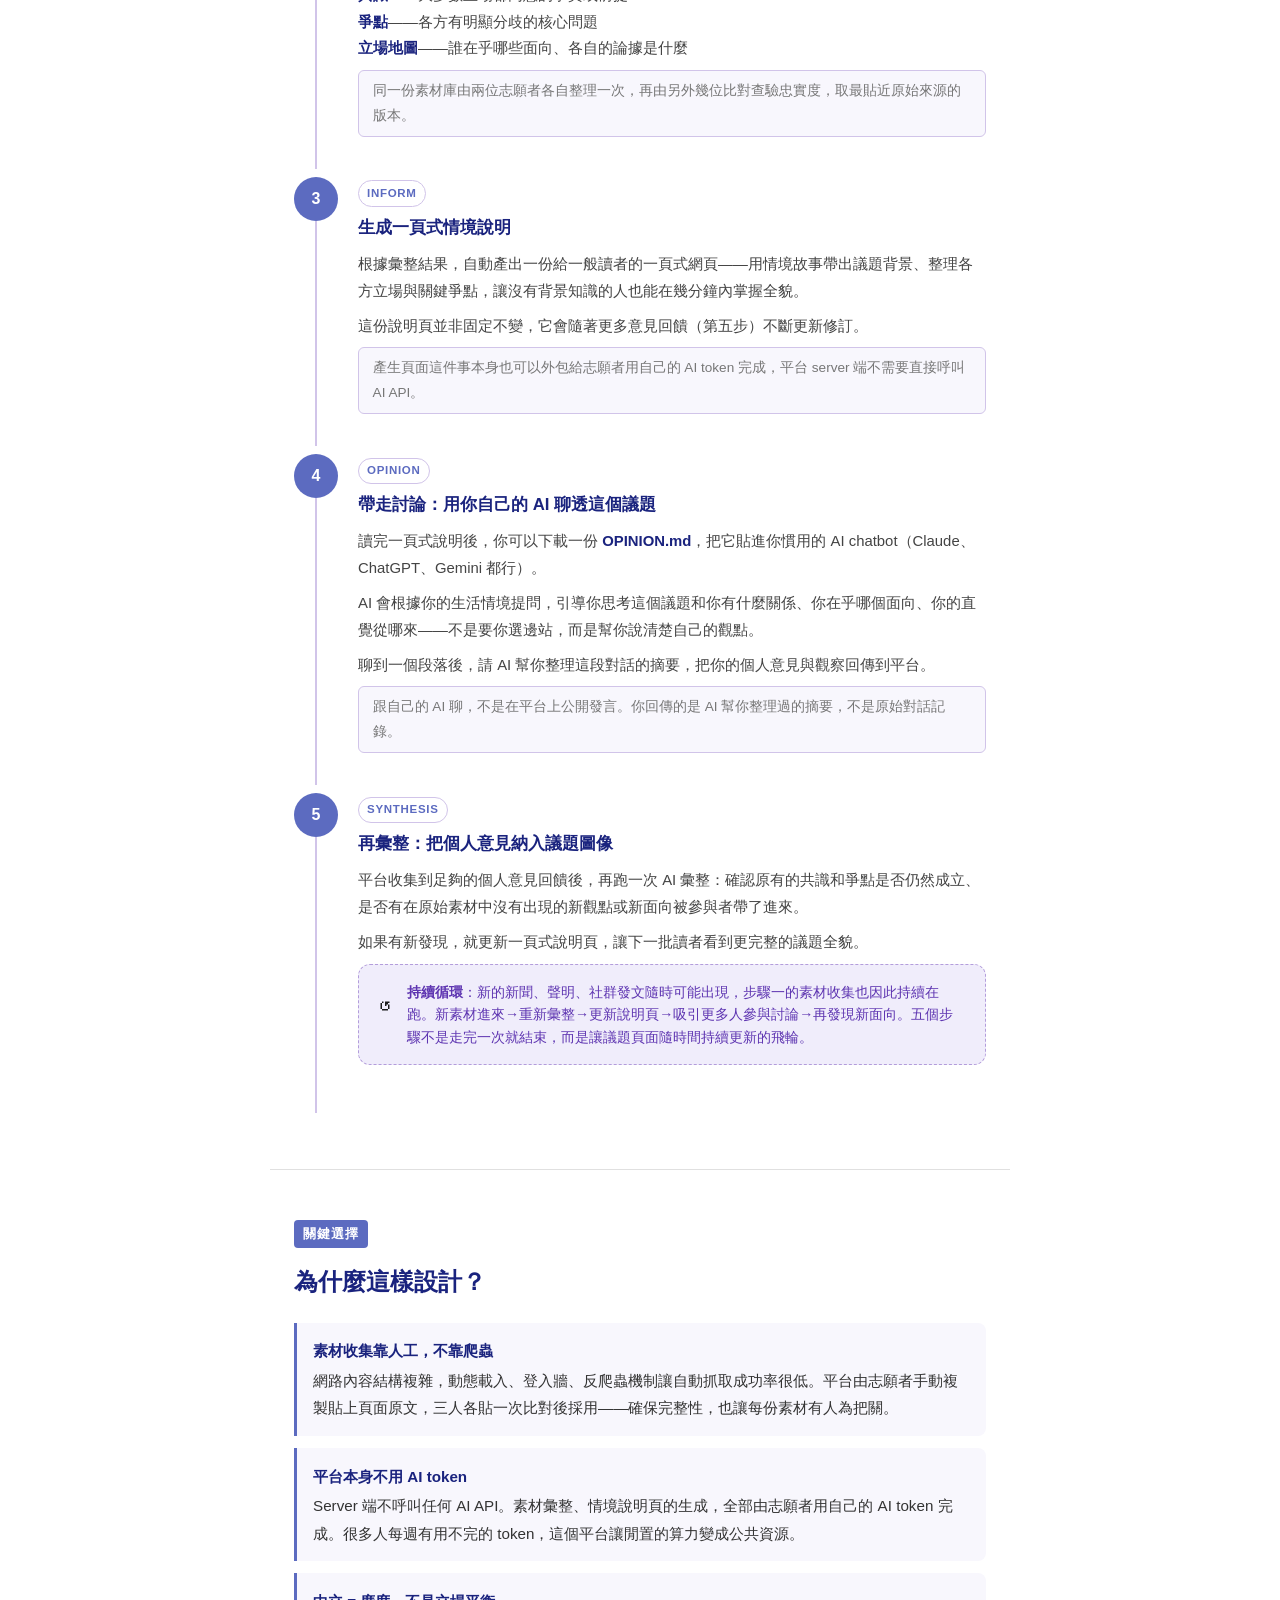
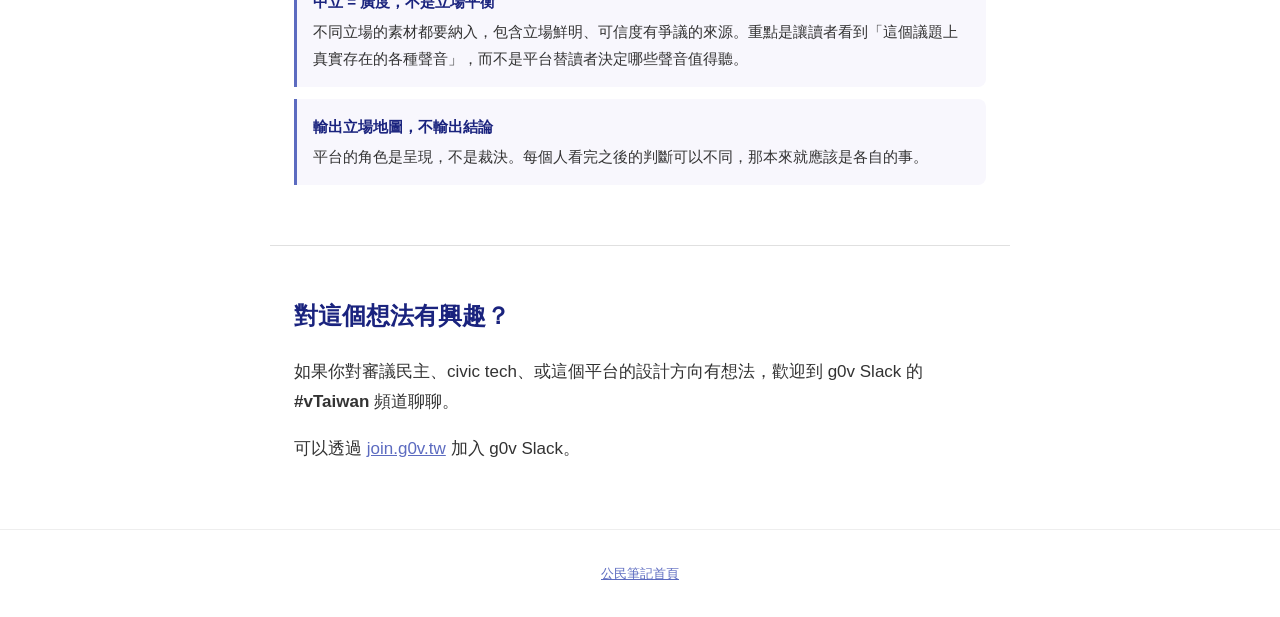
<file: civic-talk/index.html>
<!DOCTYPE html>
<html lang="zh-TW">
<head>
<meta charset="UTF-8">
<meta name="viewport" content="width=device-width, initial-scale=1.0">
<title>civic-talk：用 AI 降低審議民主的成本</title>
<meta name="description" content="一個實驗中的公民審議平台：讓一般人也能在 15 分鐘內真正參與公共議題討論，而不只是選邊站。">
<link rel="stylesheet" href="../style.css">
<style>
  :root {
    --color-primary: #5c6bc0;
    --color-primary-dark: #3949ab;
    --color-heading: #1a237e;
    --color-hero-from: #ede7f6;
    --color-hero-to: #e8eaf6;
    --color-hero-title: #311b92;
    --color-card-bg: #f8f7fd;
    --color-card-border: #d1c4e9;
    --color-prompt-bg: #f5f5f5;
    --color-highlight-bg: #fff8e1;
    --color-highlight-border: #ffb300;
    --color-highlight-text: #5a4000;
  }

  /* ── Overview flow ── */
  .flow-overview {
    display: flex;
    align-items: center;
    justify-content: center;
    gap: 0;
    margin: 1.75rem 0 2.5rem;
    flex-wrap: wrap;
  }
  .flow-pill {
    background: var(--color-card-bg);
    border: 2px solid var(--color-card-border);
    border-radius: 30px;
    padding: 0.5rem 1.4rem;
    font-size: 0.95rem;
    font-weight: 700;
    color: var(--color-heading);
  }
  .flow-pill.active {
    background: var(--color-primary);
    border-color: var(--color-primary);
    color: #fff;
  }
  .flow-arrow-sm {
    font-size: 1.1rem;
    color: #bbb;
    padding: 0 0.4rem;
  }

  /* ── Detailed steps ── */
  .steps {
    margin-top: 0.5rem;
    position: relative;
  }
  .step {
    display: flex;
    gap: 1.25rem;
    margin-bottom: 0.5rem;
    position: relative;
  }
  .step-left {
    display: flex;
    flex-direction: column;
    align-items: center;
    flex-shrink: 0;
    width: 44px;
  }
  .step-circle {
    width: 44px;
    height: 44px;
    border-radius: 50%;
    background: var(--color-primary);
    color: #fff;
    font-size: 1rem;
    font-weight: 800;
    display: flex;
    align-items: center;
    justify-content: center;
    flex-shrink: 0;
    position: relative;
    z-index: 1;
  }
  .step-line {
    width: 2px;
    flex: 1;
    background: #d1c4e9;
    min-height: 1.5rem;
  }
  .step-body {
    padding-bottom: 2rem;
    flex: 1;
    min-width: 0;
  }
  .step-tag {
    display: inline-block;
    font-size: 0.72rem;
    font-weight: 700;
    letter-spacing: 0.06em;
    color: var(--color-primary);
    border: 1.5px solid var(--color-card-border);
    border-radius: 20px;
    padding: 0.15em 0.7em;
    margin-bottom: 0.4rem;
  }
  .step-body h3 {
    font-size: 1.05rem;
    font-weight: 700;
    color: var(--color-heading);
    margin: 0 0 0.5rem;
  }
  .step-body p {
    font-size: 0.93rem;
    color: #444;
    margin-bottom: 0.5rem;
  }
  .step-note {
    font-size: 0.85rem;
    color: #777;
    background: var(--color-card-bg);
    border-radius: 6px;
    padding: 0.5rem 0.85rem;
    margin-top: 0.4rem;
    border: 1px solid var(--color-card-border);
  }

  /* Loop indicator */
  .loop-box {
    display: flex;
    align-items: flex-start;
    gap: 1rem;
    background: #f0edfb;
    border: 1.5px dashed #b39ddb;
    border-radius: 12px;
    padding: 1rem 1.25rem;
    margin: 0.5rem 0 1rem;
  }
  .loop-icon {
    font-size: 1.5rem;
    flex-shrink: 0;
    margin-top: 0.1rem;
  }
  .loop-box p {
    font-size: 0.88rem;
    color: #5e35b1;
    margin: 0;
    line-height: 1.6;
  }

  /* ── Principles ── */
  .principle-list {
    list-style: none;
    margin-top: 1rem;
  }
  .principle-list li {
    padding: 0.9rem 1rem;
    border-left: 3px solid var(--color-primary);
    margin-bottom: 0.75rem;
    background: var(--color-card-bg);
    border-radius: 0 8px 8px 0;
    font-size: 0.95rem;
    color: #333;
  }
  .principle-list li strong {
    color: var(--color-heading);
    display: block;
    margin-bottom: 0.15rem;
  }

  /* ── Status badge ── */
  .status-badge {
    display: inline-flex;
    align-items: center;
    gap: 0.5rem;
    background: #fff9c4;
    border: 1.5px solid #f9a825;
    border-radius: 20px;
    padding: 0.4em 1.1em;
    font-size: 0.88rem;
    font-weight: 700;
    color: #5a4000;
    margin-bottom: 1rem;
  }
  .status-badge::before {
    content: "";
    width: 8px; height: 8px;
    border-radius: 50%;
    background: #f9a825;
    display: inline-block;
  }

  @media (max-width: 600px) {
    .flow-overview { flex-wrap: wrap; row-gap: 0.5rem; }
  }
</style>
</head>
<body>

<nav class="site-nav">
  <a href="../">← 公民筆記</a>
</nav>

<div class="hero">
  <span class="topic-label">專案構想</span>
  <h1>讓公共討論真的有用</h1>
  <p class="subtitle">一個實驗中的平台：用 AI 整理多方立場，讓一般人也能快速掌握議題全貌，而不只是選邊站。</p>
</div>

<!-- 問題 -->
<section>
  <span class="section-label">問題</span>
  <h2>為什麼大多數公共討論沒有用？</h2>

  <p>想參與一個公共議題的討論，你通常需要先花幾個小時自己找資料——而且找到的往往都是同溫層已經認同的東西。</p>

  <p>另一個問題是，各方的意見散落在 Facebook、新聞留言、論壇各處，沒有一個地方可以讓你看到「這個議題上，到底有哪些不同的聲音」。</p>

  <div class="highlight-box">
    結果就是：有在追議題的人越說越確定，沒在追的人乾脆不參與。兩種人之間的鴻溝越來越大。
  </div>

  <p>civic-talk 想做的，是用 AI 降低「從零到能參與討論」的門檻。</p>
</section>

<hr class="divider">

<!-- 流程 -->
<section>
  <span class="section-label">設計</span>
  <h2>運作流程</h2>

  <p>整個流程分三個大階段，共五個步驟。五個步驟會持續循環——新素材隨時可以加入，議題頁面也隨著更多人參與而不斷更新。</p>

  <div class="flow-overview">
    <div class="flow-pill active">INFORM<br><span style="font-size:0.72rem;font-weight:400;">建立資訊基礎</span></div>
    <div class="flow-arrow-sm">→</div>
    <div class="flow-pill">OPINION<br><span style="font-size:0.72rem;font-weight:400;">引導個人參與</span></div>
    <div class="flow-arrow-sm">→</div>
    <div class="flow-pill">SYNTHESIS<br><span style="font-size:0.72rem;font-weight:400;">匯聚與反饋</span></div>
  </div>

  <div class="steps">

    <div class="step">
      <div class="step-left">
        <div class="step-circle">1</div>
        <div class="step-line"></div>
      </div>
      <div class="step-body">
        <div class="step-tag">INFORM</div>
        <h3>意見收集：廣撒網，不過濾</h3>
        <p>由人工收集這個議題上來自不同立場的來源——政府文件、NGO 聲明、新聞報導、社群發文、學術研究。志願者直接複製貼上頁面原文，同一份來源由三人各貼一次、比對一致後採用，確保完整性。</p>
        <div class="step-note">不做可信度過濾。立場鮮明、甚至可信度有爭議的來源都納入，因為「真實存在的各種聲音」本身就是議題現況的一部分。<br>素材收集沒有終點——新聞持續出現、各方持續發聲，這個步驟會一直跑下去。</div>
      </div>
    </div>

    <div class="step">
      <div class="step-left">
        <div class="step-circle">2</div>
        <div class="step-line"></div>
      </div>
      <div class="step-body">
        <div class="step-tag">INFORM</div>
        <h3>意見彙整：找出共識、爭點與立場</h3>
        <p>由 AI 讀取收集到的素材，整理出這個議題目前的：</p>
        <p>
          <strong style="color:var(--color-heading)">共識</strong>——大多數立場都同意的事實或前提<br>
          <strong style="color:var(--color-heading)">爭點</strong>——各方有明顯分歧的核心問題<br>
          <strong style="color:var(--color-heading)">立場地圖</strong>——誰在乎哪些面向、各自的論據是什麼
        </p>
        <div class="step-note">同一份素材庫由兩位志願者各自整理一次，再由另外幾位比對查驗忠實度，取最貼近原始來源的版本。</div>
      </div>
    </div>

    <div class="step">
      <div class="step-left">
        <div class="step-circle">3</div>
        <div class="step-line"></div>
      </div>
      <div class="step-body">
        <div class="step-tag">INFORM</div>
        <h3>生成一頁式情境說明</h3>
        <p>根據彙整結果，自動產出一份給一般讀者的一頁式網頁——用情境故事帶出議題背景、整理各方立場與關鍵爭點，讓沒有背景知識的人也能在幾分鐘內掌握全貌。</p>
        <p>這份說明頁並非固定不變，它會隨著更多意見回饋（第五步）不斷更新修訂。</p>
        <div class="step-note">產生頁面這件事本身也可以外包給志願者用自己的 AI token 完成，平台 server 端不需要直接呼叫 AI API。</div>
      </div>
    </div>

    <div class="step">
      <div class="step-left">
        <div class="step-circle">4</div>
        <div class="step-line"></div>
      </div>
      <div class="step-body">
        <div class="step-tag">OPINION</div>
        <h3>帶走討論：用你自己的 AI 聊透這個議題</h3>
        <p>讀完一頁式說明後，你可以下載一份 <strong style="color:var(--color-heading)">OPINION.md</strong>，把它貼進你慣用的 AI chatbot（Claude、ChatGPT、Gemini 都行）。</p>
        <p>AI 會根據你的生活情境提問，引導你思考這個議題和你有什麼關係、你在乎哪個面向、你的直覺從哪來——不是要你選邊站，而是幫你說清楚自己的觀點。</p>
        <p>聊到一個段落後，請 AI 幫你整理這段對話的摘要，把你的個人意見與觀察回傳到平台。</p>
        <div class="step-note">跟自己的 AI 聊，不是在平台上公開發言。你回傳的是 AI 幫你整理過的摘要，不是原始對話記錄。</div>
      </div>
    </div>

    <div class="step">
      <div class="step-left">
        <div class="step-circle">5</div>
        <div class="step-line"></div>
      </div>
      <div class="step-body">
        <div class="step-tag">SYNTHESIS</div>
        <h3>再彙整：把個人意見納入議題圖像</h3>
        <p>平台收集到足夠的個人意見回饋後，再跑一次 AI 彙整：確認原有的共識和爭點是否仍然成立、是否有在原始素材中沒有出現的新觀點或新面向被參與者帶了進來。</p>
        <p>如果有新發現，就更新一頁式說明頁，讓下一批讀者看到更完整的議題全貌。</p>

        <div class="loop-box">
          <div class="loop-icon">↺</div>
          <p><strong>持續循環</strong>：新的新聞、聲明、社群發文隨時可能出現，步驟一的素材收集也因此持續在跑。新素材進來→重新彙整→更新說明頁→吸引更多人參與討論→再發現新面向。五個步驟不是走完一次就結束，而是讓議題頁面隨時間持續更新的飛輪。</p>
        </div>
      </div>
    </div>

  </div>
</section>

<hr class="divider">

<!-- 關鍵選擇 -->
<section>
  <span class="section-label">關鍵選擇</span>
  <h2>為什麼這樣設計？</h2>

  <ul class="principle-list">
    <li>
      <strong>素材收集靠人工，不靠爬蟲</strong>
      網路內容結構複雜，動態載入、登入牆、反爬蟲機制讓自動抓取成功率很低。平台由志願者手動複製貼上頁面原文，三人各貼一次比對後採用——確保完整性，也讓每份素材有人為把關。
    </li>
    <li>
      <strong>平台本身不用 AI token</strong>
      Server 端不呼叫任何 AI API。素材彙整、情境說明頁的生成，全部由志願者用自己的 AI token 完成。很多人每週有用不完的 token，這個平台讓閒置的算力變成公共資源。
    </li>
    <li>
      <strong>中立 = 廣度，不是立場平衡</strong>
      不同立場的素材都要納入，包含立場鮮明、可信度有爭議的來源。重點是讓讀者看到「這個議題上真實存在的各種聲音」，而不是平台替讀者決定哪些聲音值得聽。
    </li>
    <li>
      <strong>輸出立場地圖，不輸出結論</strong>
      平台的角色是呈現，不是裁決。每個人看完之後的判斷可以不同，那本來就應該是各自的事。
    </li>
  </ul>
</section>


<hr class="divider">

<section>
  <h2>對這個想法有興趣？</h2>
  <p>如果你對審議民主、civic tech、或這個平台的設計方向有想法，歡迎到 g0v Slack 的 <strong>#vTaiwan</strong> 頻道聊聊。</p>
  <p>可以透過 <a href="https://join.g0v.tw" style="color:var(--color-primary)">join.g0v.tw</a> 加入 g0v Slack。</p>
</section>

<footer>
  <a href="../">公民筆記首頁</a>
</footer>

</body>
</html>
</file>
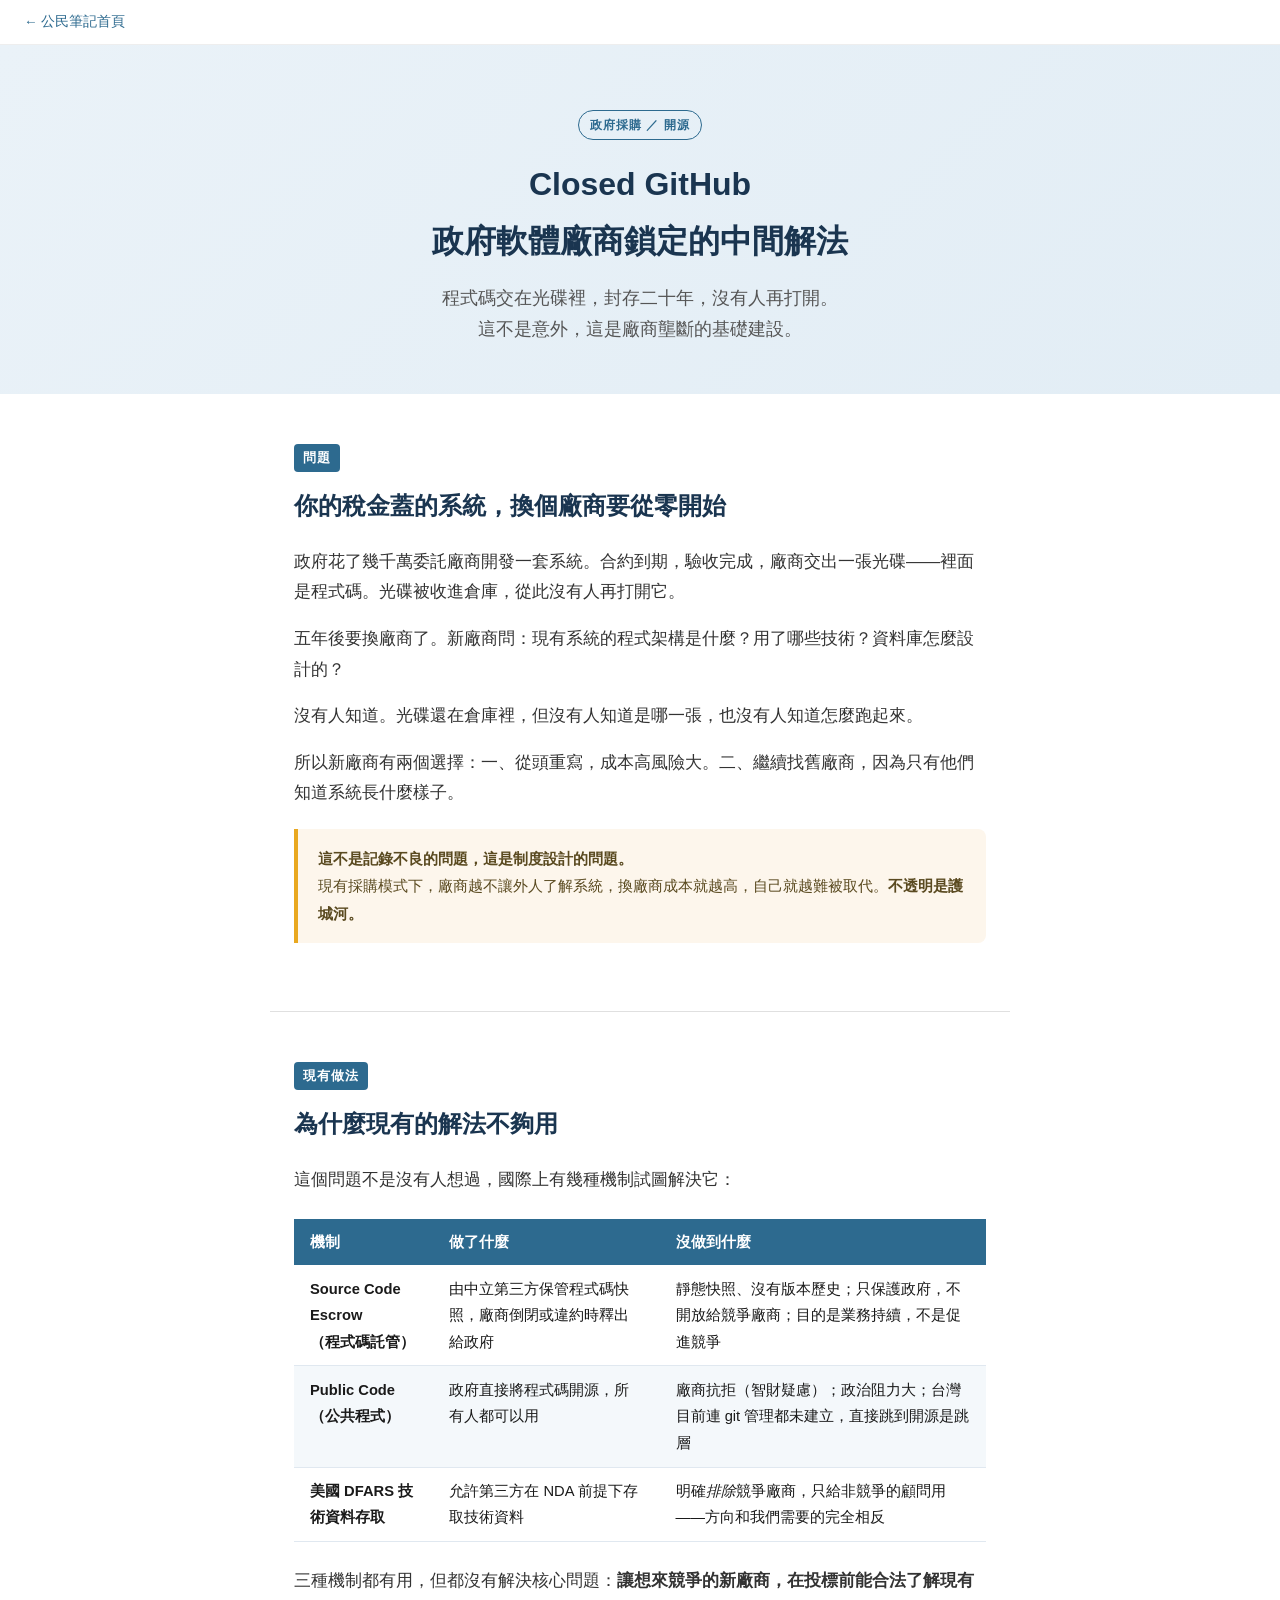
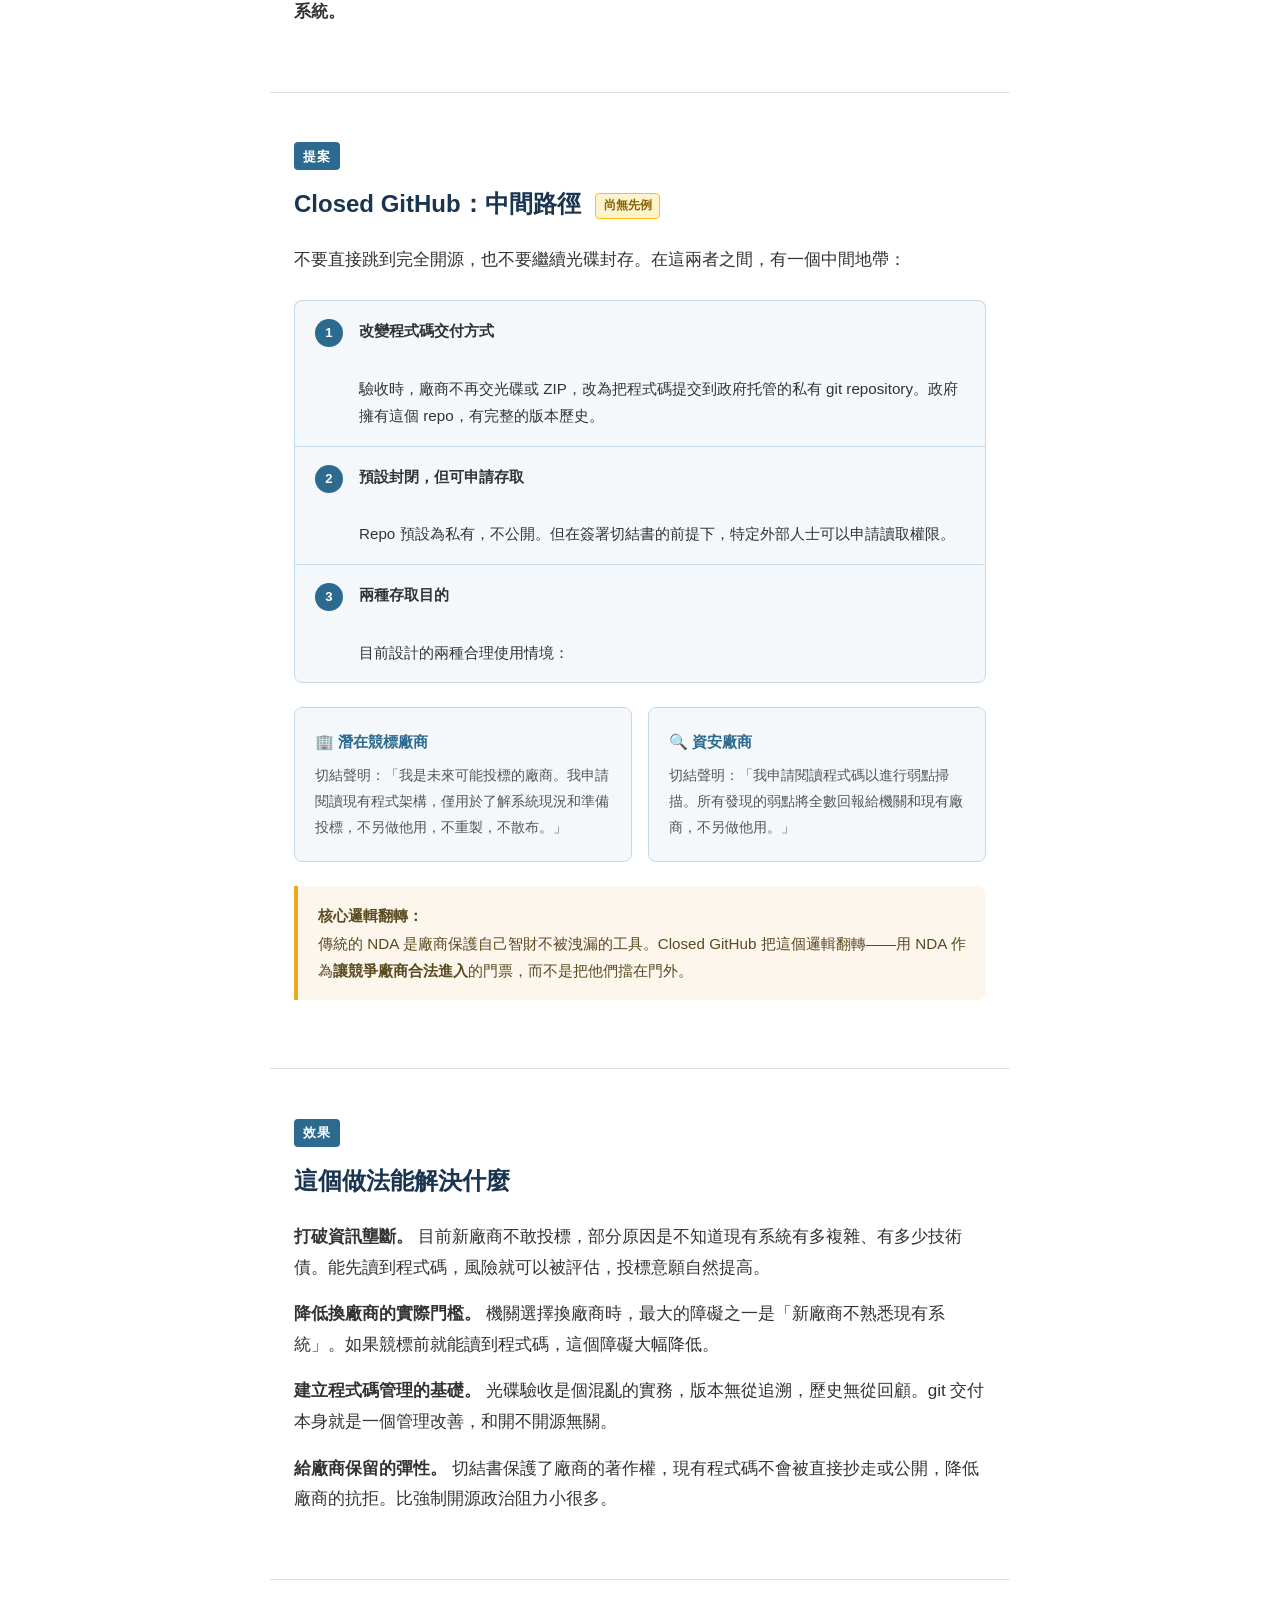
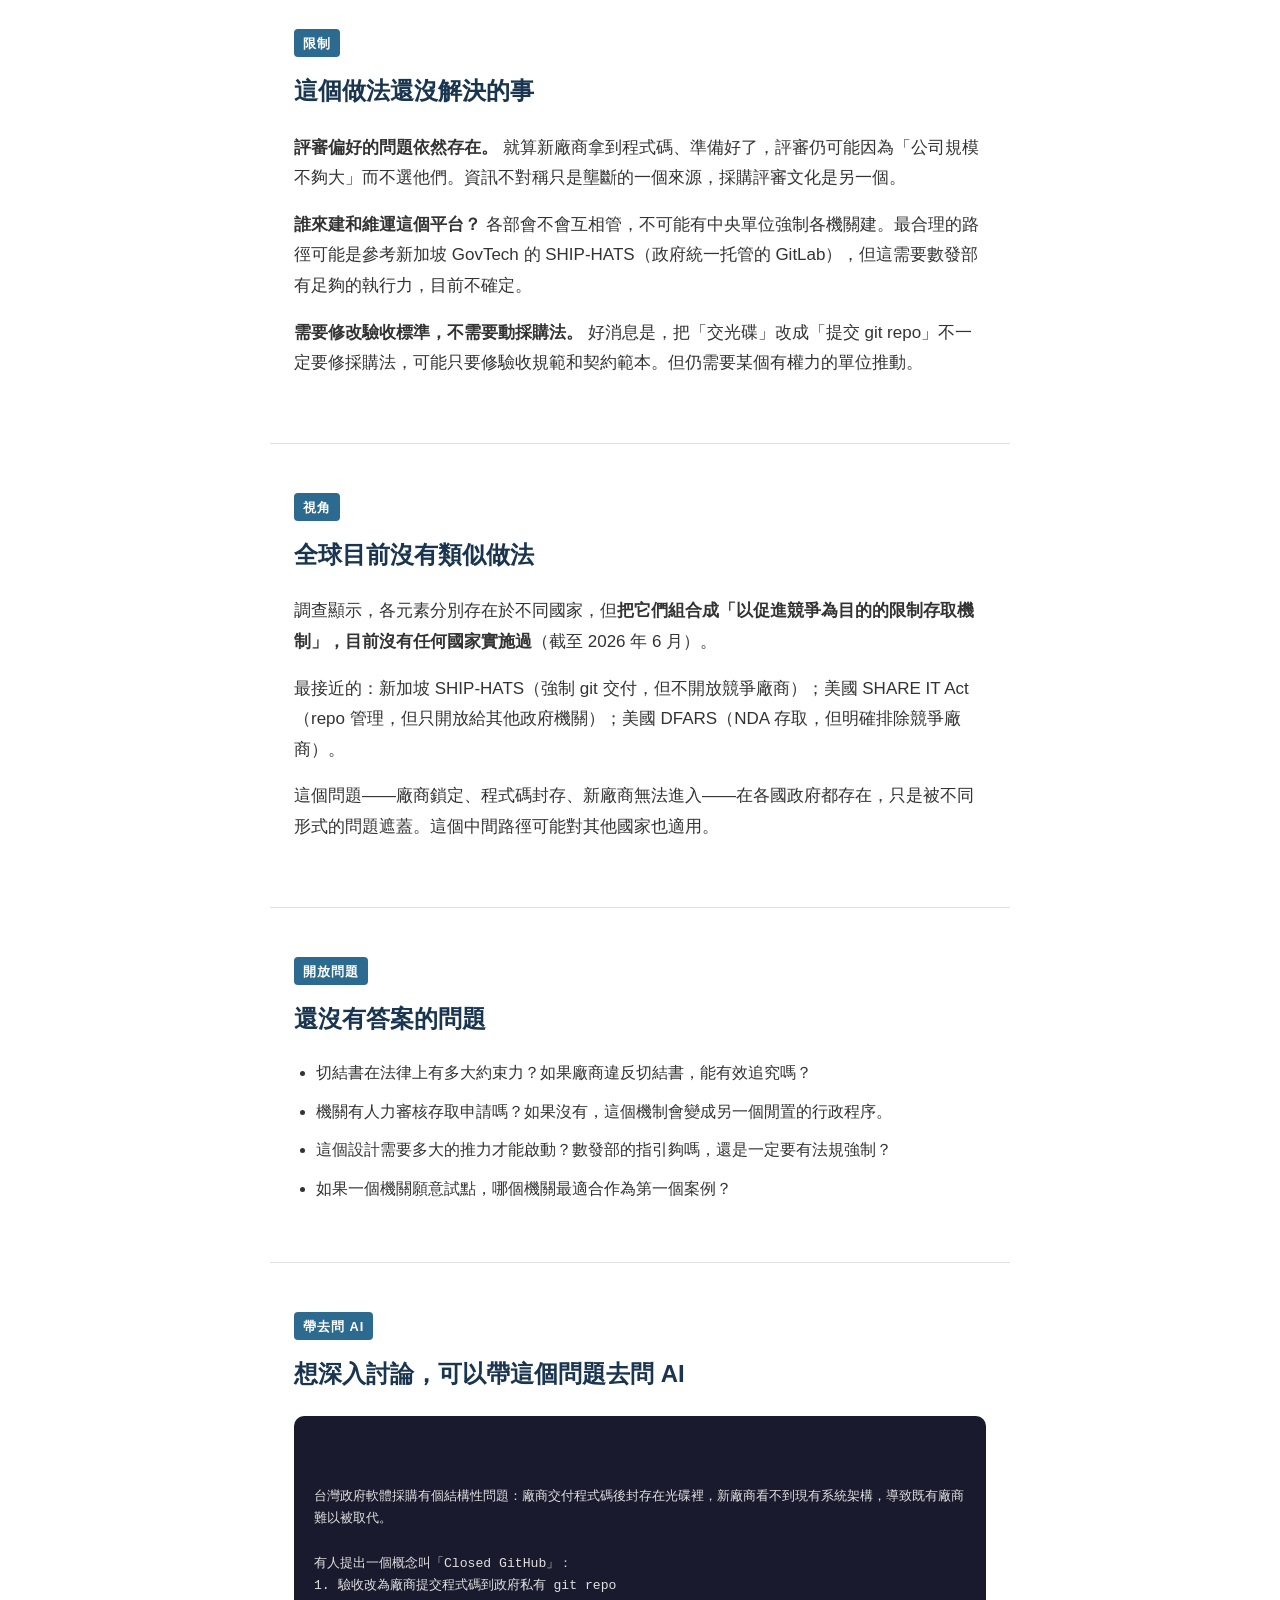
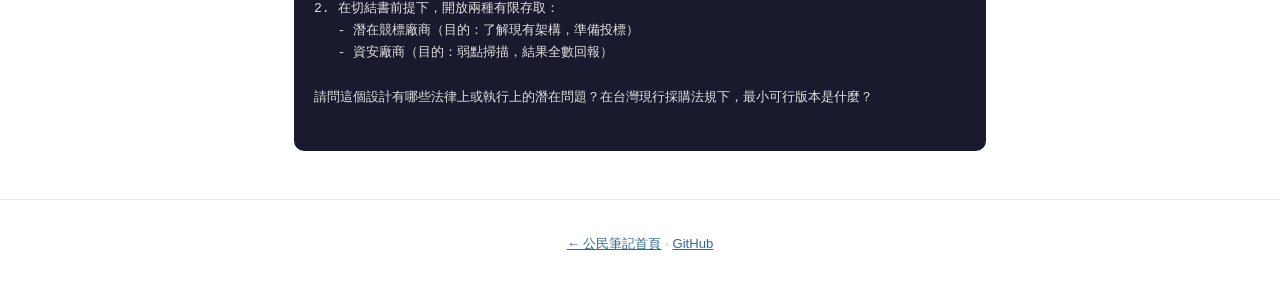
<file: closed-github/index.html>
<!DOCTYPE html>
<html lang="zh-TW">
<head>
<meta charset="UTF-8">
<meta name="viewport" content="width=device-width, initial-scale=1.0">
<title>Closed GitHub：政府軟體採購的廠商鎖定解法｜公民筆記</title>
<meta name="description" content="政府花錢開發的系統，程式碼交付後封存在光碟裡，下一個廠商根本看不到。這不只是浪費，這是讓廠商永久壟斷的制度設計。有個中間路徑可以解決這件事。">
<link rel="stylesheet" href="../style.css">
<style>
  :root {
    --color-primary: #2d6a8f;
    --color-primary-dark: #1e4d6b;
    --color-heading: #1a3550;
    --color-hero-from: #eaf2f8;
    --color-hero-to: #e2edf5;
    --color-hero-title: #1a3550;
    --color-card-bg: #f4f8fb;
    --color-card-border: #c5d9e8;
    --color-prompt-bg: #f2f6f9;
    --color-highlight-bg: #fdf6ec;
    --color-highlight-border: #e9a820;
    --color-highlight-text: #5a4a20;
  }

  .compare-table {
    width: 100%;
    border-collapse: collapse;
    margin: 1.5rem 0;
    font-size: 0.92rem;
  }
  .compare-table th {
    background: var(--color-primary);
    color: white;
    padding: 0.6rem 1rem;
    text-align: left;
    font-weight: 700;
  }
  .compare-table td {
    padding: 0.65rem 1rem;
    border-bottom: 1px solid #e0e8f0;
    vertical-align: top;
  }
  .compare-table tr:nth-child(even) td {
    background: var(--color-card-bg);
  }
  .compare-table .check { color: #2a9d8f; font-weight: 700; }
  .compare-table .cross { color: #e63946; font-weight: 700; }
  .compare-table .partial { color: #e9a820; font-weight: 700; }

  .flow-steps {
    display: flex;
    flex-direction: column;
    gap: 0;
    margin: 1.5rem 0;
  }
  .flow-step {
    display: flex;
    gap: 1rem;
    align-items: flex-start;
    padding: 1rem 1.25rem;
    background: var(--color-card-bg);
    border: 1px solid var(--color-card-border);
    border-bottom: none;
  }
  .flow-step:first-child { border-radius: 8px 8px 0 0; }
  .flow-step:last-child { border-radius: 0 0 8px 8px; border-bottom: 1px solid var(--color-card-border); }
  .flow-num {
    background: var(--color-primary);
    color: white;
    border-radius: 50%;
    width: 28px; height: 28px;
    display: flex; align-items: center; justify-content: center;
    font-size: 0.82rem; font-weight: 700;
    flex-shrink: 0; margin-top: 2px;
  }
  .flow-step p { margin: 0; font-size: 0.95rem; }
  .flow-step strong { display: block; margin-bottom: 0.2rem; }

  .access-grid {
    display: grid;
    grid-template-columns: 1fr 1fr;
    gap: 1rem;
    margin: 1.5rem 0;
  }
  @media (max-width: 600px) { .access-grid { grid-template-columns: 1fr; } }
  .access-card {
    border: 1px solid var(--color-card-border);
    border-radius: 8px;
    padding: 1.25rem;
    background: var(--color-card-bg);
  }
  .access-card h4 {
    font-size: 0.95rem;
    color: var(--color-primary);
    margin-bottom: 0.5rem;
  }
  .access-card p { font-size: 0.9rem; margin: 0; color: #555; }

  .tag-new {
    display: inline-block;
    background: #fff3cd;
    border: 1px solid #ffc107;
    color: #856404;
    font-size: 0.75rem;
    font-weight: 700;
    padding: 0.1em 0.6em;
    border-radius: 4px;
    margin-left: 0.5rem;
    vertical-align: middle;
  }

  .open-list {
    padding-left: 1.4rem;
    color: #333;
  }
  .open-list li {
    margin-bottom: 0.75rem;
    font-size: 0.97rem;
    line-height: 1.7;
  }
</style>
</head>
<body>

<div class="site-nav">
  <a href="../">← 公民筆記首頁</a>
</div>

<!-- ════ Hero ════ -->
<div class="hero">
  <div class="topic-label">政府採購 ／ 開源</div>
  <h1>Closed GitHub<br>政府軟體廠商鎖定的中間解法</h1>
  <p class="subtitle">程式碼交在光碟裡，封存二十年，沒有人再打開。<br>這不是意外，這是廠商壟斷的基礎建設。</p>
</div>

<!-- ════ 問題 ════ -->
<section>
  <span class="section-label">問題</span>
  <h2>你的稅金蓋的系統，換個廠商要從零開始</h2>

  <p>政府花了幾千萬委託廠商開發一套系統。合約到期，驗收完成，廠商交出一張光碟——裡面是程式碼。光碟被收進倉庫，從此沒有人再打開它。</p>

  <p>五年後要換廠商了。新廠商問：現有系統的程式架構是什麼？用了哪些技術？資料庫怎麼設計的？</p>

  <p>沒有人知道。光碟還在倉庫裡，但沒有人知道是哪一張，也沒有人知道怎麼跑起來。</p>

  <p>所以新廠商有兩個選擇：一、從頭重寫，成本高風險大。二、繼續找舊廠商，因為只有他們知道系統長什麼樣子。</p>

  <div class="highlight-box">
    <strong>這不是記錄不良的問題，這是制度設計的問題。</strong><br>
    現有採購模式下，廠商越不讓外人了解系統，換廠商成本就越高，自己就越難被取代。<strong>不透明是護城河。</strong>
  </div>
</section>

<hr class="divider">

<!-- ════ 現有「解法」的限制 ════ -->
<section>
  <span class="section-label">現有做法</span>
  <h2>為什麼現有的解法不夠用</h2>

  <p>這個問題不是沒有人想過，國際上有幾種機制試圖解決它：</p>

  <table class="compare-table">
    <thead>
      <tr>
        <th>機制</th>
        <th>做了什麼</th>
        <th>沒做到什麼</th>
      </tr>
    </thead>
    <tbody>
      <tr>
        <td><strong>Source Code Escrow<br>（程式碼託管）</strong></td>
        <td>由中立第三方保管程式碼快照，廠商倒閉或違約時釋出給政府</td>
        <td>靜態快照、沒有版本歷史；只保護政府，不開放給競爭廠商；目的是業務持續，不是促進競爭</td>
      </tr>
      <tr>
        <td><strong>Public Code<br>（公共程式）</strong></td>
        <td>政府直接將程式碼開源，所有人都可以用</td>
        <td>廠商抗拒（智財疑慮）；政治阻力大；台灣目前連 git 管理都未建立，直接跳到開源是跳層</td>
      </tr>
      <tr>
        <td><strong>美國 DFARS 技術資料存取</strong></td>
        <td>允許第三方在 NDA 前提下存取技術資料</td>
        <td>明確<em>排除</em>競爭廠商，只給非競爭的顧問用——方向和我們需要的完全相反</td>
      </tr>
    </tbody>
  </table>

  <p>三種機制都有用，但都沒有解決核心問題：<strong>讓想來競爭的新廠商，在投標前能合法了解現有系統。</strong></p>
</section>

<hr class="divider">

<!-- ════ 提案 ════ -->
<section>
  <span class="section-label">提案</span>
  <h2>Closed GitHub：中間路徑 <span class="tag-new">尚無先例</span></h2>

  <p>不要直接跳到完全開源，也不要繼續光碟封存。在這兩者之間，有一個中間地帶：</p>

  <div class="flow-steps">
    <div class="flow-step">
      <div class="flow-num">1</div>
      <p><strong>改變程式碼交付方式</strong><br>驗收時，廠商不再交光碟或 ZIP，改為把程式碼提交到政府托管的私有 git repository。政府擁有這個 repo，有完整的版本歷史。</p>
    </div>
    <div class="flow-step">
      <div class="flow-num">2</div>
      <p><strong>預設封閉，但可申請存取</strong><br>Repo 預設為私有，不公開。但在簽署切結書的前提下，特定外部人士可以申請讀取權限。</p>
    </div>
    <div class="flow-step">
      <div class="flow-num">3</div>
      <p><strong>兩種存取目的</strong><br>目前設計的兩種合理使用情境：</p>
    </div>
  </div>

  <div class="access-grid">
    <div class="access-card">
      <h4>🏢 潛在競標廠商</h4>
      <p>切結聲明：「我是未來可能投標的廠商。我申請閱讀現有程式架構，僅用於了解系統現況和準備投標，不另做他用，不重製，不散布。」</p>
    </div>
    <div class="access-card">
      <h4>🔍 資安廠商</h4>
      <p>切結聲明：「我申請閱讀程式碼以進行弱點掃描。所有發現的弱點將全數回報給機關和現有廠商，不另做他用。」</p>
    </div>
  </div>

  <div class="highlight-box">
    <strong>核心邏輯翻轉：</strong><br>
    傳統的 NDA 是廠商保護自己智財不被洩漏的工具。Closed GitHub 把這個邏輯翻轉——用 NDA 作為<strong>讓競爭廠商合法進入</strong>的門票，而不是把他們擋在門外。
  </div>
</section>

<hr class="divider">

<!-- ════ 這個做法解決了什麼 ════ -->
<section>
  <span class="section-label">效果</span>
  <h2>這個做法能解決什麼</h2>

  <p><strong>打破資訊壟斷。</strong> 目前新廠商不敢投標，部分原因是不知道現有系統有多複雜、有多少技術債。能先讀到程式碼，風險就可以被評估，投標意願自然提高。</p>

  <p><strong>降低換廠商的實際門檻。</strong> 機關選擇換廠商時，最大的障礙之一是「新廠商不熟悉現有系統」。如果競標前就能讀到程式碼，這個障礙大幅降低。</p>

  <p><strong>建立程式碼管理的基礎。</strong> 光碟驗收是個混亂的實務，版本無從追溯，歷史無從回顧。git 交付本身就是一個管理改善，和開不開源無關。</p>

  <p><strong>給廠商保留的彈性。</strong> 切結書保護了廠商的著作權，現有程式碼不會被直接抄走或公開，降低廠商的抗拒。比強制開源政治阻力小很多。</p>
</section>

<hr class="divider">

<!-- ════ 這個做法還沒解決什麼 ════ -->
<section>
  <span class="section-label">限制</span>
  <h2>這個做法還沒解決的事</h2>

  <p><strong>評審偏好的問題依然存在。</strong> 就算新廠商拿到程式碼、準備好了，評審仍可能因為「公司規模不夠大」而不選他們。資訊不對稱只是壟斷的一個來源，採購評審文化是另一個。</p>

  <p><strong>誰來建和維運這個平台？</strong> 各部會不會互相管，不可能有中央單位強制各機關建。最合理的路徑可能是參考新加坡 GovTech 的 SHIP-HATS（政府統一托管的 GitLab），但這需要數發部有足夠的執行力，目前不確定。</p>

  <p><strong>需要修改驗收標準，不需要動採購法。</strong> 好消息是，把「交光碟」改成「提交 git repo」不一定要修採購法，可能只要修驗收規範和契約範本。但仍需要某個有權力的單位推動。</p>
</section>

<hr class="divider">

<!-- ════ 這個概念在全球的位置 ════ -->
<section>
  <span class="section-label">視角</span>
  <h2>全球目前沒有類似做法</h2>

  <p>調查顯示，各元素分別存在於不同國家，但<strong>把它們組合成「以促進競爭為目的的限制存取機制」，目前沒有任何國家實施過</strong>（截至 2026 年 6 月）。</p>

  <p>最接近的：新加坡 SHIP-HATS（強制 git 交付，但不開放競爭廠商）；美國 SHARE IT Act（repo 管理，但只開放給其他政府機關）；美國 DFARS（NDA 存取，但明確排除競爭廠商）。</p>

  <p>這個問題——廠商鎖定、程式碼封存、新廠商無法進入——在各國政府都存在，只是被不同形式的問題遮蓋。這個中間路徑可能對其他國家也適用。</p>
</section>

<hr class="divider">

<!-- ════ 思考點 ════ -->
<section>
  <span class="section-label">開放問題</span>
  <h2>還沒有答案的問題</h2>

  <ul class="open-list">
    <li>切結書在法律上有多大約束力？如果廠商違反切結書，能有效追究嗎？</li>
    <li>機關有人力審核存取申請嗎？如果沒有，這個機制會變成另一個閒置的行政程序。</li>
    <li>這個設計需要多大的推力才能啟動？數發部的指引夠嗎，還是一定要有法規強制？</li>
    <li>如果一個機關願意試點，哪個機關最適合作為第一個案例？</li>
  </ul>
</section>

<hr class="divider">

<!-- ════ Prompt ════ -->
<section>
  <span class="section-label">帶去問 AI</span>
  <h2>想深入討論，可以帶這個問題去問 AI</h2>

  <div class="prompt-box">
台灣政府軟體採購有個結構性問題：廠商交付程式碼後封存在光碟裡，新廠商看不到現有系統架構，導致既有廠商難以被取代。

有人提出一個概念叫「Closed GitHub」：
1. 驗收改為廠商提交程式碼到政府私有 git repo
2. 在切結書前提下，開放兩種有限存取：
   - 潛在競標廠商（目的：了解現有架構，準備投標）
   - 資安廠商（目的：弱點掃描，結果全數回報）

請問這個設計有哪些法律上或執行上的潛在問題？在台灣現行採購法規下，最小可行版本是什麼？
  </div>
</section>

<footer>
  <a href="../">← 公民筆記首頁</a>
  ·
  <a href="https://github.com/ronnywang/civic-notes">GitHub</a>
</footer>

</body>
</html>
</file>
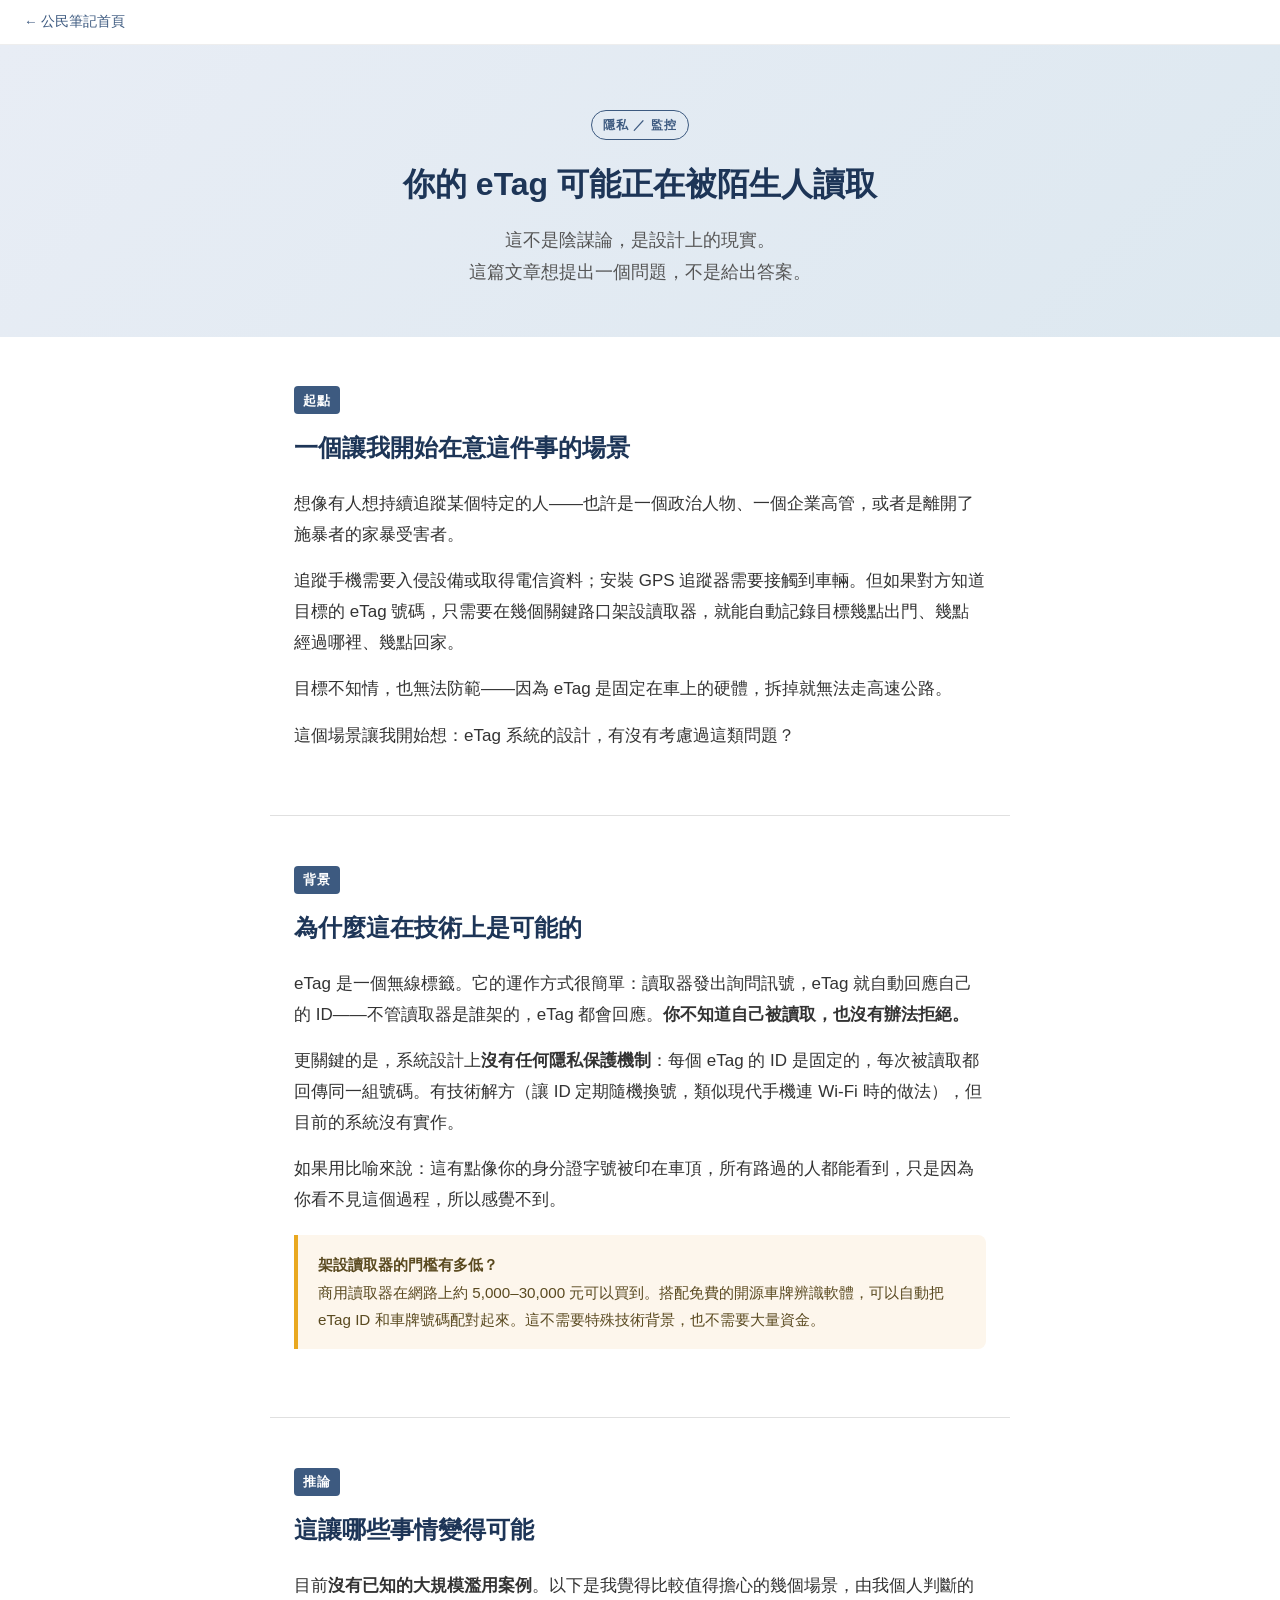
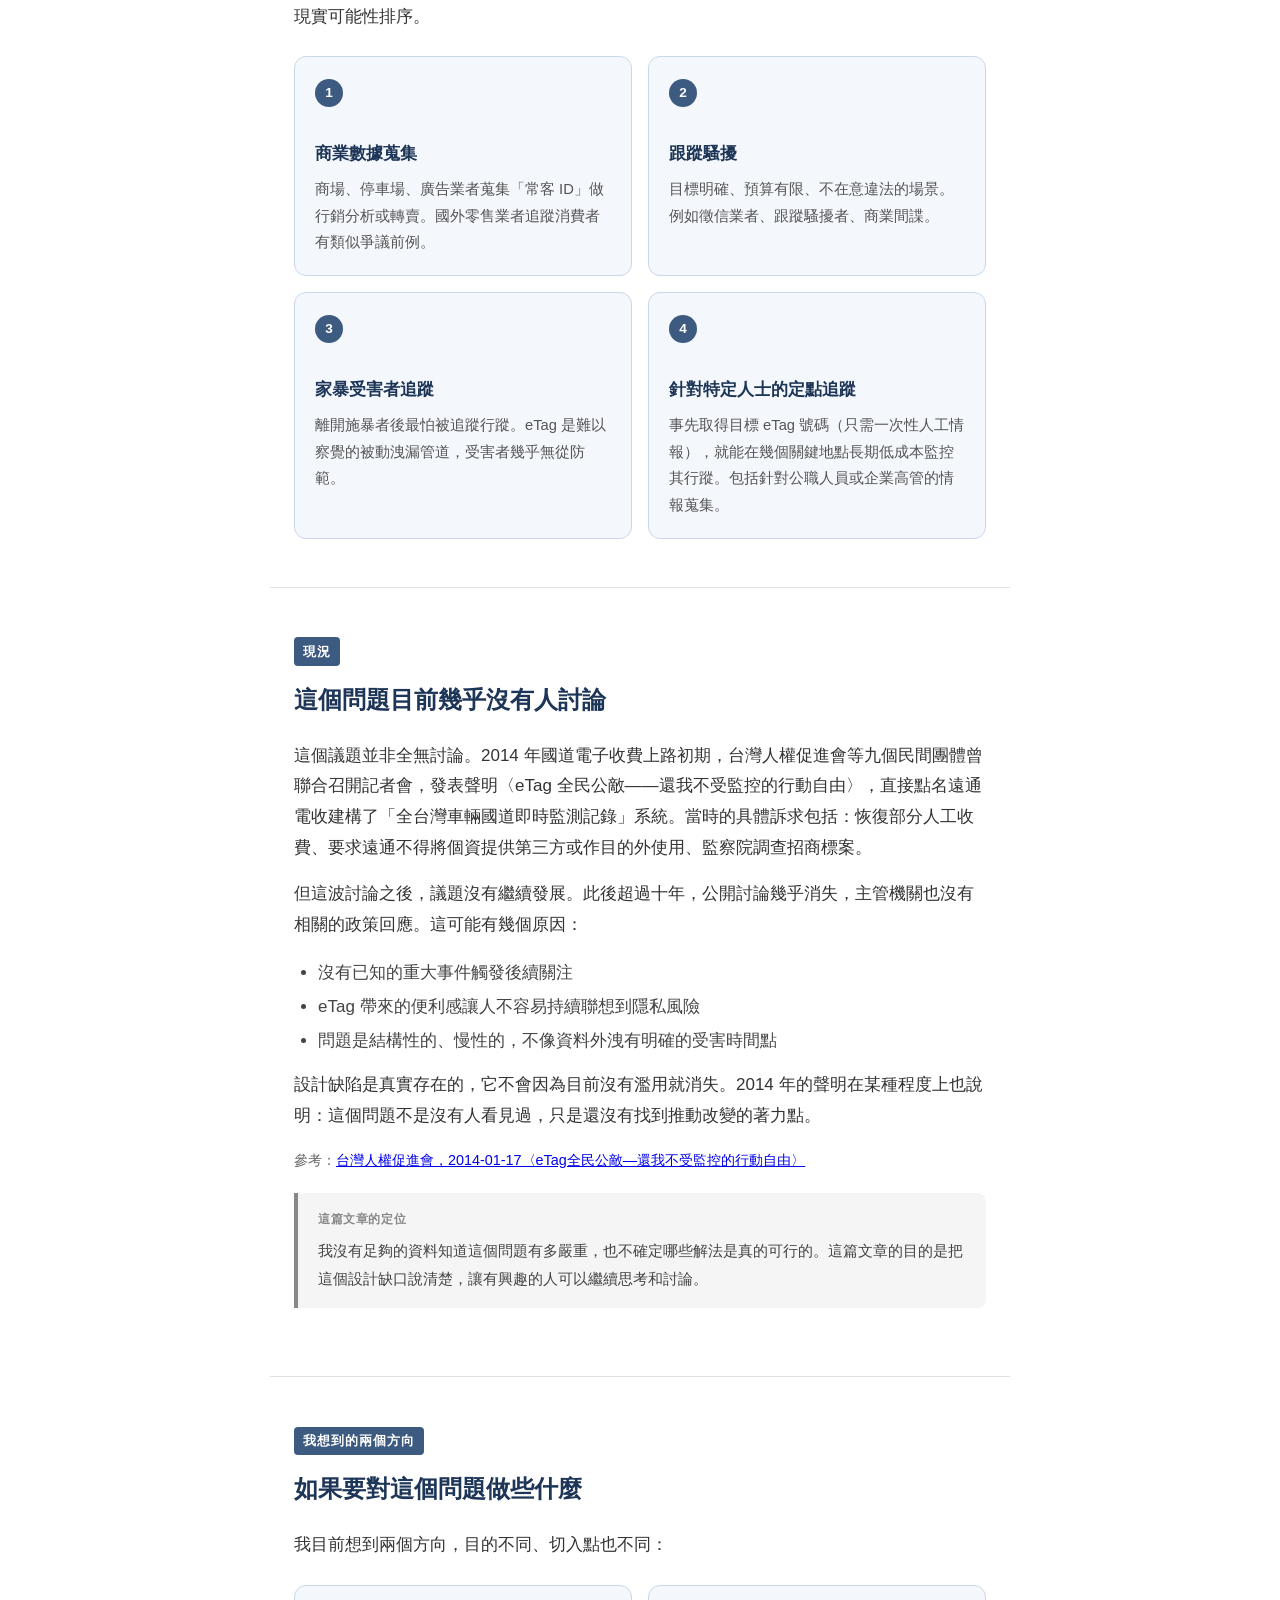
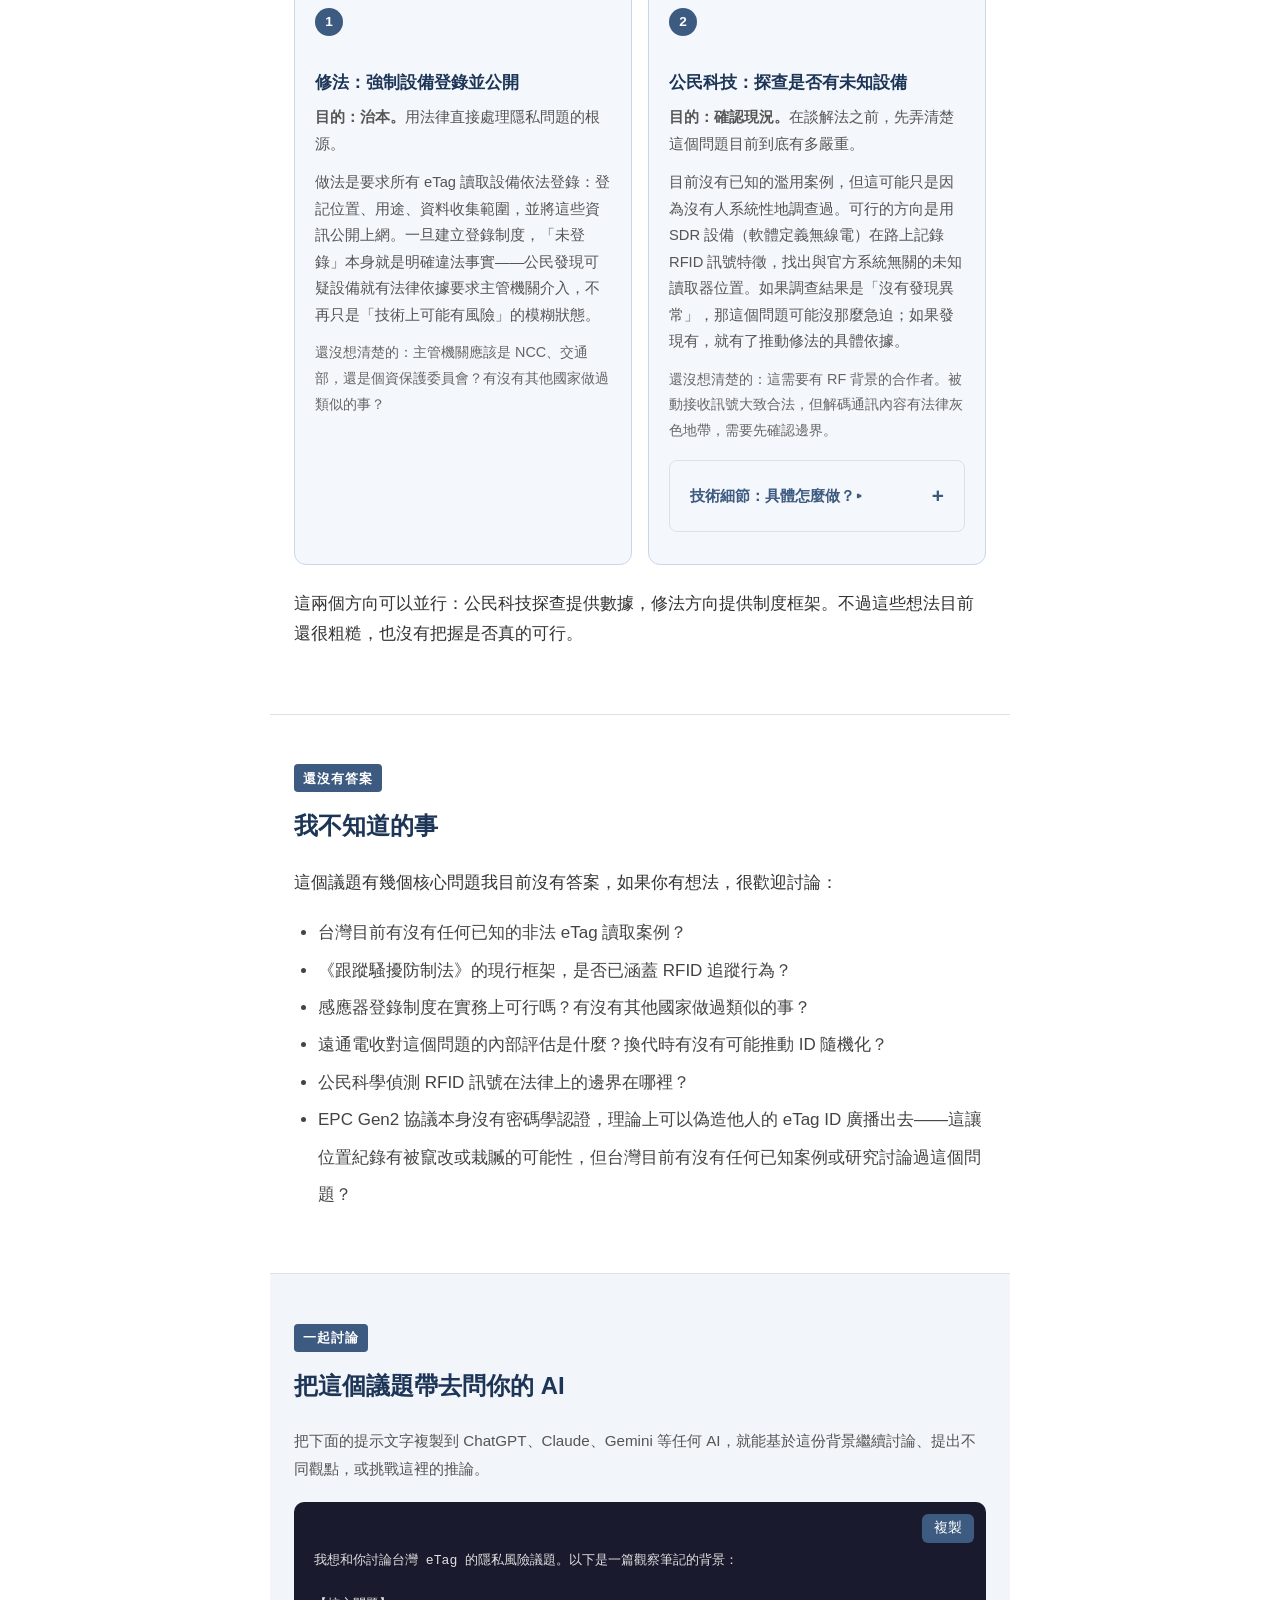
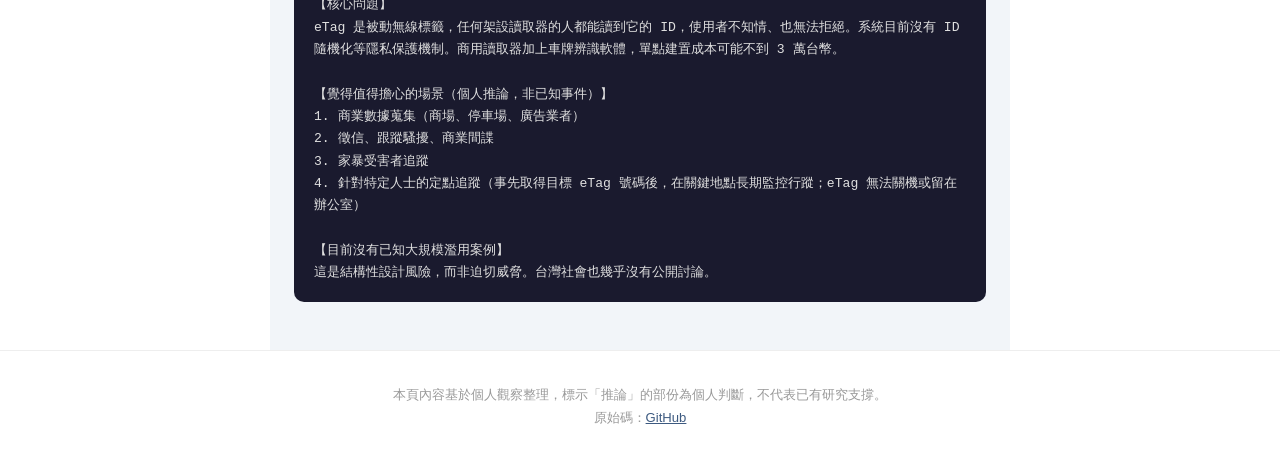
<file: etag-privacy/index.html>
<!DOCTYPE html>
<html lang="zh-TW">
<head>
<meta charset="UTF-8">
<meta name="viewport" content="width=device-width, initial-scale=1.0">
<title>eTag 的隱私缺口｜公民筆記</title>
<meta name="description" content="eTag 有一個設計上的缺口：任何人只要有一台讀取器，就能讀到你的 eTag，而你完全不知情。目前沒有已知的大規模濫用，但這個問題值得開始討論。">
<link rel="stylesheet" href="../style.css">
<style>
  /* eTag 主題色：藍灰（隱私／監控） */
  :root {
    --color-primary: #3d5a80;
    --color-primary-dark: #2c4a6e;
    --color-heading: #1d3557;
    --color-hero-from: #e8edf5;
    --color-hero-to: #dde8f0;
    --color-hero-title: #1d3557;
    --color-card-bg: #f4f7fb;
    --color-card-border: #c8d8ea;
    --color-prompt-bg: #f2f5f9;
    --color-highlight-bg: #fdf6ec;
    --color-highlight-border: #e9a820;
    --color-highlight-text: #5a4a20;
  }
</style>
</head>
<body>

<div class="site-nav">
  <a href="../">← 公民筆記首頁</a>
</div>

<!-- ════ Hero ════ -->
<div class="hero">
  <div class="topic-label">隱私 ／ 監控</div>
  <h1>你的 eTag 可能正在被陌生人讀取</h1>
  <p class="subtitle">這不是陰謀論，是設計上的現實。<br>這篇文章想提出一個問題，不是給出答案。</p>
</div>

<!-- ════ 開場情境 ════ -->
<section>
  <span class="section-label">起點</span>
  <h2>一個讓我開始在意這件事的場景</h2>

  <p>想像有人想持續追蹤某個特定的人——也許是一個政治人物、一個企業高管，或者是離開了施暴者的家暴受害者。</p>

  <p>追蹤手機需要入侵設備或取得電信資料；安裝 GPS 追蹤器需要接觸到車輛。但如果對方知道目標的 eTag 號碼，只需要在幾個關鍵路口架設讀取器，就能自動記錄目標幾點出門、幾點經過哪裡、幾點回家。</p>

  <p>目標不知情，也無法防範——因為 eTag 是固定在車上的硬體，拆掉就無法走高速公路。</p>

  <p>這個場景讓我開始想：eTag 系統的設計，有沒有考慮過這類問題？</p>
</section>

<hr class="divider">

<!-- ════ 為什麼這是可能的 ════ -->
<section>
  <span class="section-label">背景</span>
  <h2>為什麼這在技術上是可能的</h2>

  <p>eTag 是一個無線標籤。它的運作方式很簡單：讀取器發出詢問訊號，eTag 就自動回應自己的 ID——不管讀取器是誰架的，eTag 都會回應。<strong>你不知道自己被讀取，也沒有辦法拒絕。</strong></p>

  <p>更關鍵的是，系統設計上<strong>沒有任何隱私保護機制</strong>：每個 eTag 的 ID 是固定的，每次被讀取都回傳同一組號碼。有技術解方（讓 ID 定期隨機換號，類似現代手機連 Wi-Fi 時的做法），但目前的系統沒有實作。</p>

  <p>如果用比喻來說：這有點像你的身分證字號被印在車頂，所有路過的人都能看到，只是因為你看不見這個過程，所以感覺不到。</p>

  <div class="highlight-box">
    <strong>架設讀取器的門檻有多低？</strong><br>
    商用讀取器在網路上約 5,000–30,000 元可以買到。搭配免費的開源車牌辨識軟體，可以自動把 eTag ID 和車牌號碼配對起來。這不需要特殊技術背景，也不需要大量資金。
  </div>
</section>

<hr class="divider">

<!-- ════ 威脅情境 ════ -->
<section>
  <span class="section-label">推論</span>
  <h2>這讓哪些事情變得可能</h2>

  <p>目前<strong>沒有已知的大規模濫用案例</strong>。以下是我覺得比較值得擔心的幾個場景，由我個人判斷的現實可能性排序。</p>

  <div class="cards">
    <div class="card">
      <span class="card-num">1</span>
      <h3>商業數據蒐集</h3>
      <p>商場、停車場、廣告業者蒐集「常客 ID」做行銷分析或轉賣。國外零售業者追蹤消費者有類似爭議前例。</p>
    </div>
    <div class="card">
      <span class="card-num">2</span>
      <h3>跟蹤騷擾</h3>
      <p>目標明確、預算有限、不在意違法的場景。例如徵信業者、跟蹤騷擾者、商業間諜。</p>
    </div>
    <div class="card">
      <span class="card-num">3</span>
      <h3>家暴受害者追蹤</h3>
      <p>離開施暴者後最怕被追蹤行蹤。eTag 是難以察覺的被動洩漏管道，受害者幾乎無從防範。</p>
    </div>
    <div class="card">
      <span class="card-num">4</span>
      <h3>針對特定人士的定點追蹤</h3>
      <p>事先取得目標 eTag 號碼（只需一次性人工情報），就能在幾個關鍵地點長期低成本監控其行蹤。包括針對公職人員或企業高管的情報蒐集。</p>
    </div>
  </div>
</section>

<hr class="divider">

<!-- ════ 為什麼現在沒人在討論 ════ -->
<section>
  <span class="section-label">現況</span>
  <h2>這個問題目前幾乎沒有人討論</h2>

  <p>這個議題並非全無討論。2014 年國道電子收費上路初期，台灣人權促進會等九個民間團體曾聯合召開記者會，發表聲明〈eTag 全民公敵——還我不受監控的行動自由〉，直接點名遠通電收建構了「全台灣車輛國道即時監測記錄」系統。當時的具體訴求包括：恢復部分人工收費、要求遠通不得將個資提供第三方或作目的外使用、監察院調查招商標案。</p>

  <p>但這波討論之後，議題沒有繼續發展。此後超過十年，公開討論幾乎消失，主管機關也沒有相關的政策回應。這可能有幾個原因：</p>

  <ul style="margin: 0.75rem 0 0.75rem 1.5rem; color: #444; line-height: 2;">
    <li>沒有已知的重大事件觸發後續關注</li>
    <li>eTag 帶來的便利感讓人不容易持續聯想到隱私風險</li>
    <li>問題是結構性的、慢性的，不像資料外洩有明確的受害時間點</li>
  </ul>

  <p>設計缺陷是真實存在的，它不會因為目前沒有濫用就消失。2014 年的聲明在某種程度上也說明：這個問題不是沒有人看見過，只是還沒有找到推動改變的著力點。</p>

  <p style="font-size: 0.9rem; color: #666;">參考：<a href="https://www.tahr.org.tw/news/1339" target="_blank" rel="noopener">台灣人權促進會，2014-01-17〈eTag全民公敵—還我不受監控的行動自由〉</a></p>

  <div class="opinion-box">
    <div class="label">這篇文章的定位</div>
    我沒有足夠的資料知道這個問題有多嚴重，也不確定哪些解法是真的可行的。這篇文章的目的是把這個設計缺口說清楚，讓有興趣的人可以繼續思考和討論。
  </div>
</section>

<hr class="divider">

<!-- ════ 可能的方向 ════ -->
<section>
  <span class="section-label">我想到的兩個方向</span>
  <h2>如果要對這個問題做些什麼</h2>

  <p>我目前想到兩個方向，目的不同、切入點也不同：</p>

  <div class="cards">
    <div class="card">
      <span class="card-num">1</span>
      <h3>修法：強制設備登錄並公開</h3>
      <p><strong>目的：治本。</strong>用法律直接處理隱私問題的根源。</p>
      <p style="margin-top:0.75rem;">做法是要求所有 eTag 讀取設備依法登錄：登記位置、用途、資料收集範圍，並將這些資訊公開上網。一旦建立登錄制度，「未登錄」本身就是明確違法事實——公民發現可疑設備就有法律依據要求主管機關介入，不再只是「技術上可能有風險」的模糊狀態。</p>
      <p style="margin-top:0.75rem; color: #666; font-size: 0.9rem;">還沒想清楚的：主管機關應該是 NCC、交通部，還是個資保護委員會？有沒有其他國家做過類似的事？</p>
    </div>
    <div class="card">
      <span class="card-num">2</span>
      <h3>公民科技：探查是否有未知設備</h3>
      <p><strong>目的：確認現況。</strong>在談解法之前，先弄清楚這個問題目前到底有多嚴重。</p>
      <p style="margin-top:0.75rem;">目前沒有已知的濫用案例，但這可能只是因為沒有人系統性地調查過。可行的方向是用 SDR 設備（軟體定義無線電）在路上記錄 RFID 訊號特徵，找出與官方系統無關的未知讀取器位置。如果調查結果是「沒有發現異常」，那這個問題可能沒那麼急迫；如果發現有，就有了推動修法的具體依據。</p>
      <p style="margin-top:0.75rem; color: #666; font-size: 0.9rem;">還沒想清楚的：這需要有 RF 背景的合作者。被動接收訊號大致合法，但解碼通訊內容有法律灰色地帶，需要先確認邊界。</p>

      <details style="margin-top: 1rem;">
        <summary style="cursor: pointer; color: var(--color-primary); font-size: 0.95rem; font-weight: 600; user-select: none;">技術細節：具體怎麼做？▸</summary>
        <div style="margin-top: 1rem; padding: 1rem; background: #f4f7fb; border-radius: 6px; border-left: 3px solid var(--color-card-border); font-size: 0.95rem; line-height: 1.8; color: #333;">

          <p><strong>基本原理</strong></p>
          <p>eTag 讀取器在運作時會持續發出特定頻率（約 920–925 MHz）的電磁波來喚醒附近的 eTag，並送出查詢指令，要求 eTag 回傳自己的 ID。這個過程可以用 SDR（軟體定義無線電）偵測——不需要特殊硬體，一台 RTL-SDR 或 HackRF One 搭配筆電就能接收。</p>

          <p style="margin-top: 1rem;"><strong>去雜訊的關鍵：解碼協議，不只看頻率</strong></p>
          <p>920–925 MHz 是開放頻段，有許多不同用途的設備都在這個範圍運作，光是「有訊號」不足以確認是 eTag 讀取器。更可靠的做法是試著<strong>解碼訊號內容</strong>——EPC Gen2 協議有特定的指令格式，如果能確認收到的是一個真正的查詢指令（Query command），幾乎可以確定那裡有讀取器，不需要其他交叉驗證。</p>

          <p style="margin-top: 1rem;"><strong>兩車交叉驗證（補充確認）</strong></p>
          <p>如果無法解碼協議，或想要更高的確信度，可以用兩台車分別、獨立地經過同一路段——關鍵是要<strong>不同天或間隔數小時</strong>，不是前後緊跟著跑。邏輯是：固定讀取器會一直在同一個 GPS 座標出現訊號；如果兩車在不同時間都在同一點偵測到，可信度大幅提高。如果只有一台車偵測到，那個訊號可能是臨時設備或其他用途的干擾。</p>

          <p style="margin-top: 1rem;"><strong>需要的東西</strong></p>
          <ul style="margin: 0.5rem 0 0 1.25rem;">
            <li>SDR 設備（如 RTL-SDR 約 1,000 元，或 HackRF One 約 15,000 元）</li>
            <li>能解碼 EPC Gen2 的軟體（有開源工具，但需要技術能力設定）</li>
            <li>GPS 記錄裝置或手機，搭配地圖軟體標記偵測點</li>
            <li>有 RF 或無線電背景的合作者</li>
          </ul>

          <p style="margin-top: 1rem; color: #666;"><strong>法律邊界</strong>：被動接收空中訊號在台灣大致合法；解碼通訊內容目前有灰色地帶，建議在正式行動前先諮詢法律意見。</p>
        </div>
      </details>
    </div>
  </div>

  <p style="margin-top: 1.5rem;">這兩個方向可以並行：公民科技探查提供數據，修法方向提供制度框架。不過這些想法目前還很粗糙，也沒有把握是否真的可行。</p>
</section>

<hr class="divider">

<!-- ════ 還沒答案的問題 ════ -->
<section>
  <span class="section-label">還沒有答案</span>
  <h2>我不知道的事</h2>

  <p>這個議題有幾個核心問題我目前沒有答案，如果你有想法，很歡迎討論：</p>

  <ul style="margin: 0.75rem 0 0.75rem 1.5rem; color: #444; line-height: 2.2;">
    <li>台灣目前有沒有任何已知的非法 eTag 讀取案例？</li>
    <li>《跟蹤騷擾防制法》的現行框架，是否已涵蓋 RFID 追蹤行為？</li>
    <li>感應器登錄制度在實務上可行嗎？有沒有其他國家做過類似的事？</li>
    <li>遠通電收對這個問題的內部評估是什麼？換代時有沒有可能推動 ID 隨機化？</li>
    <li>公民科學偵測 RFID 訊號在法律上的邊界在哪裡？</li>
    <li>EPC Gen2 協議本身沒有密碼學認證，理論上可以偽造他人的 eTag ID 廣播出去——這讓位置紀錄有被竄改或栽贓的可能性，但台灣目前有沒有任何已知案例或研究討論過這個問題？</li>
  </ul>
</section>

<hr class="divider">

<!-- ════ AI Prompt ════ -->
<section class="prompt-section">
  <span class="section-label">一起討論</span>
  <h2>把這個議題帶去問你的 AI</h2>
  <p class="prompt-intro">把下面的提示文字複製到 ChatGPT、Claude、Gemini 等任何 AI，就能基於這份背景繼續討論、提出不同觀點，或挑戰這裡的推論。</p>

  <div class="prompt-box" id="promptText"><button class="copy-btn" id="copyBtn" onclick="copyPrompt()">複製</button>我想和你討論台灣 eTag 的隱私風險議題。以下是一篇觀察筆記的背景：

【核心問題】
eTag 是被動無線標籤，任何架設讀取器的人都能讀到它的 ID，使用者不知情、也無法拒絕。系統目前沒有 ID 隨機化等隱私保護機制。商用讀取器加上車牌辨識軟體，單點建置成本可能不到 3 萬台幣。

【覺得值得擔心的場景（個人推論，非已知事件）】
1. 商業數據蒐集（商場、停車場、廣告業者）
2. 徵信、跟蹤騷擾、商業間諜
3. 家暴受害者追蹤
4. 針對特定人士的定點追蹤（事先取得目標 eTag 號碼後，在關鍵地點長期監控行蹤；eTag 無法關機或留在辦公室）

【目前沒有已知大規模濫用案例】
這是結構性設計風險，而非迫切威脅。台灣社會也幾乎沒有公開討論。

【初步想到的方向（不確定是否可行）】
1. 技術：eTag 換代時推動 ID 定期隨機化
2. 法規：建立感應器登錄制度，讓未登錄感應器成為明確違法事實

【還沒有答案的問題】
- 《跟蹤騷擾防制法》是否涵蓋 RFID 追蹤？
- 感應器登錄制度在其他國家有沒有先例？
- 公民科學偵測 RFID 訊號的法律邊界為何？

請針對上述內容提出你的看法，可以挑戰現有推論，也可以補充沒想到的角度。</div>
</section>

<footer>
  本頁內容基於個人觀察整理，標示「推論」的部份為個人判斷，不代表已有研究支撐。<br>
  原始碼：<a href="https://github.com/ronnywang/civic-notes">GitHub</a>
</footer>

<script>
function copyPrompt() {
  const box = document.getElementById('promptText');
  const btn = document.getElementById('copyBtn');
  const text = box.innerText.replace(/^複製\n?/, '').trim();
  navigator.clipboard.writeText(text).then(() => {
    btn.textContent = '已複製！';
    btn.classList.add('copied');
    setTimeout(() => { btn.textContent = '複製'; btn.classList.remove('copied'); }, 2000);
  });
}
</script>

</body>
</html>
</file>
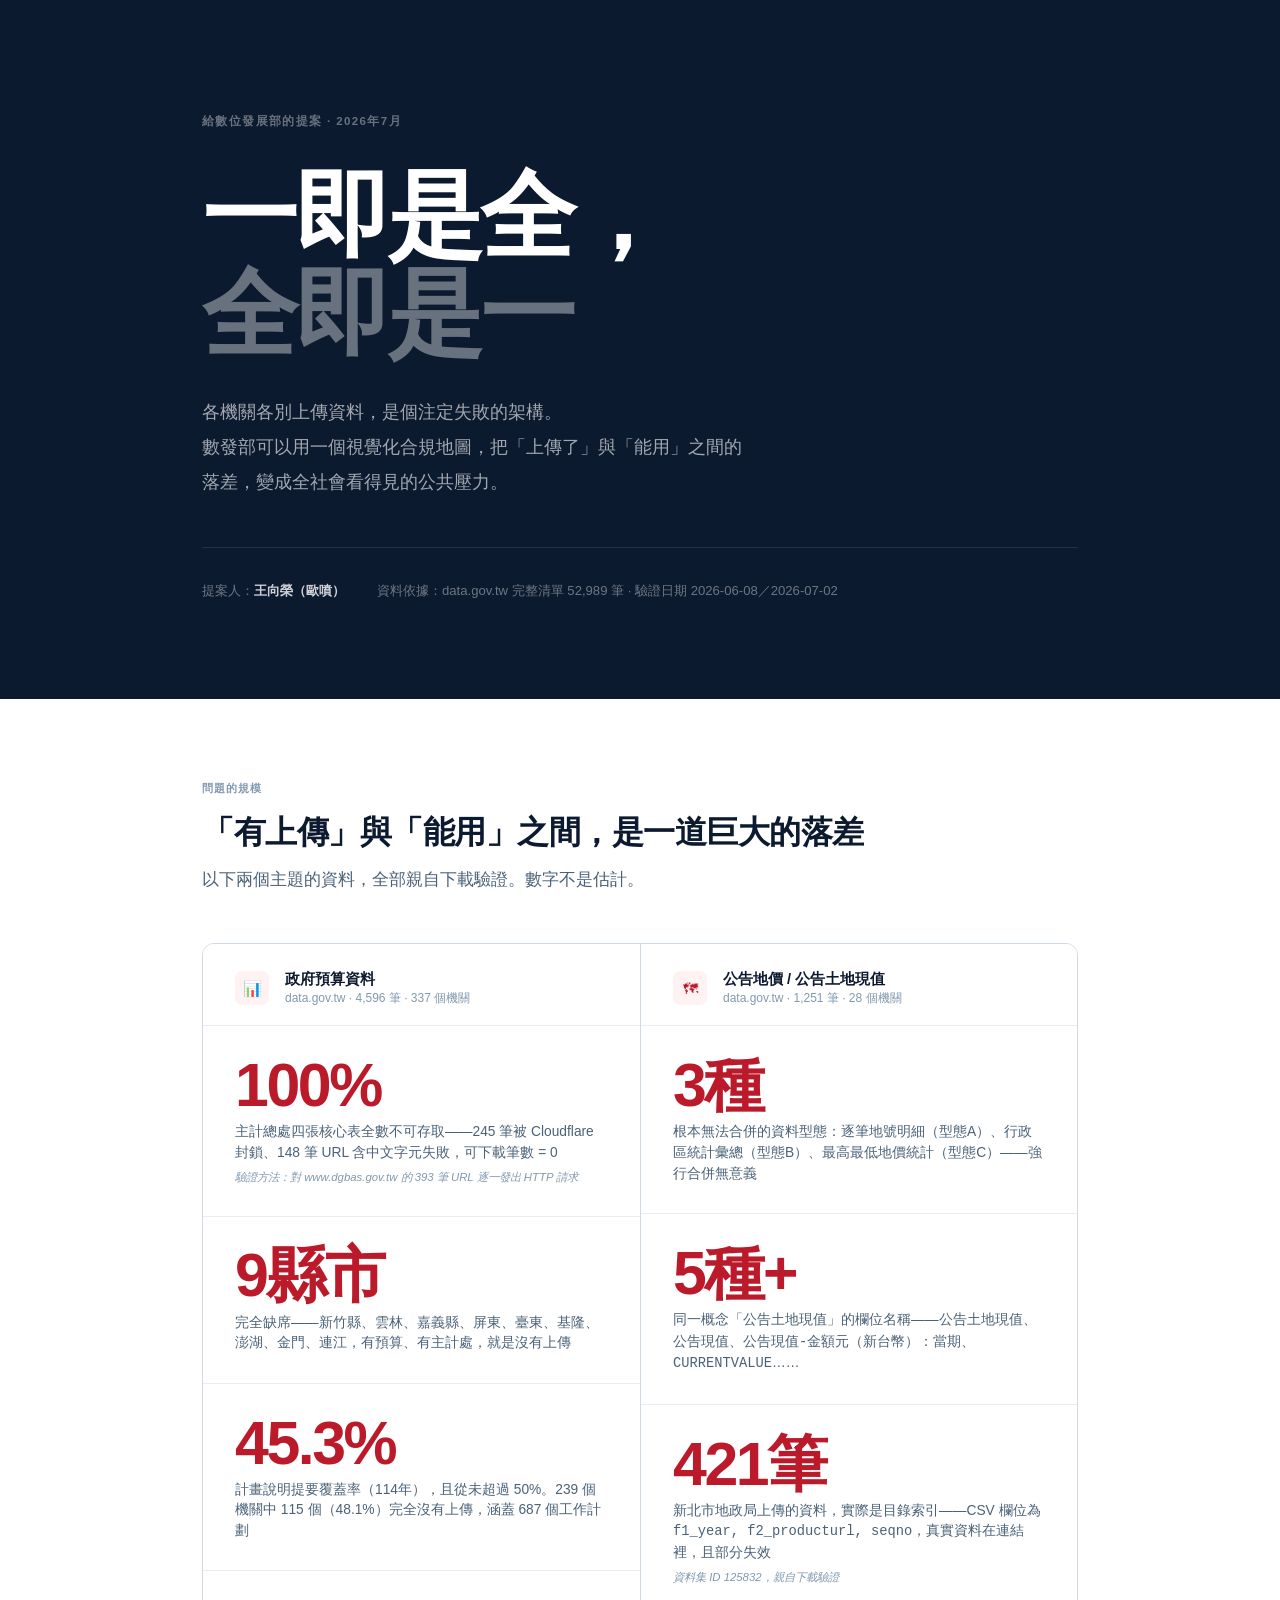
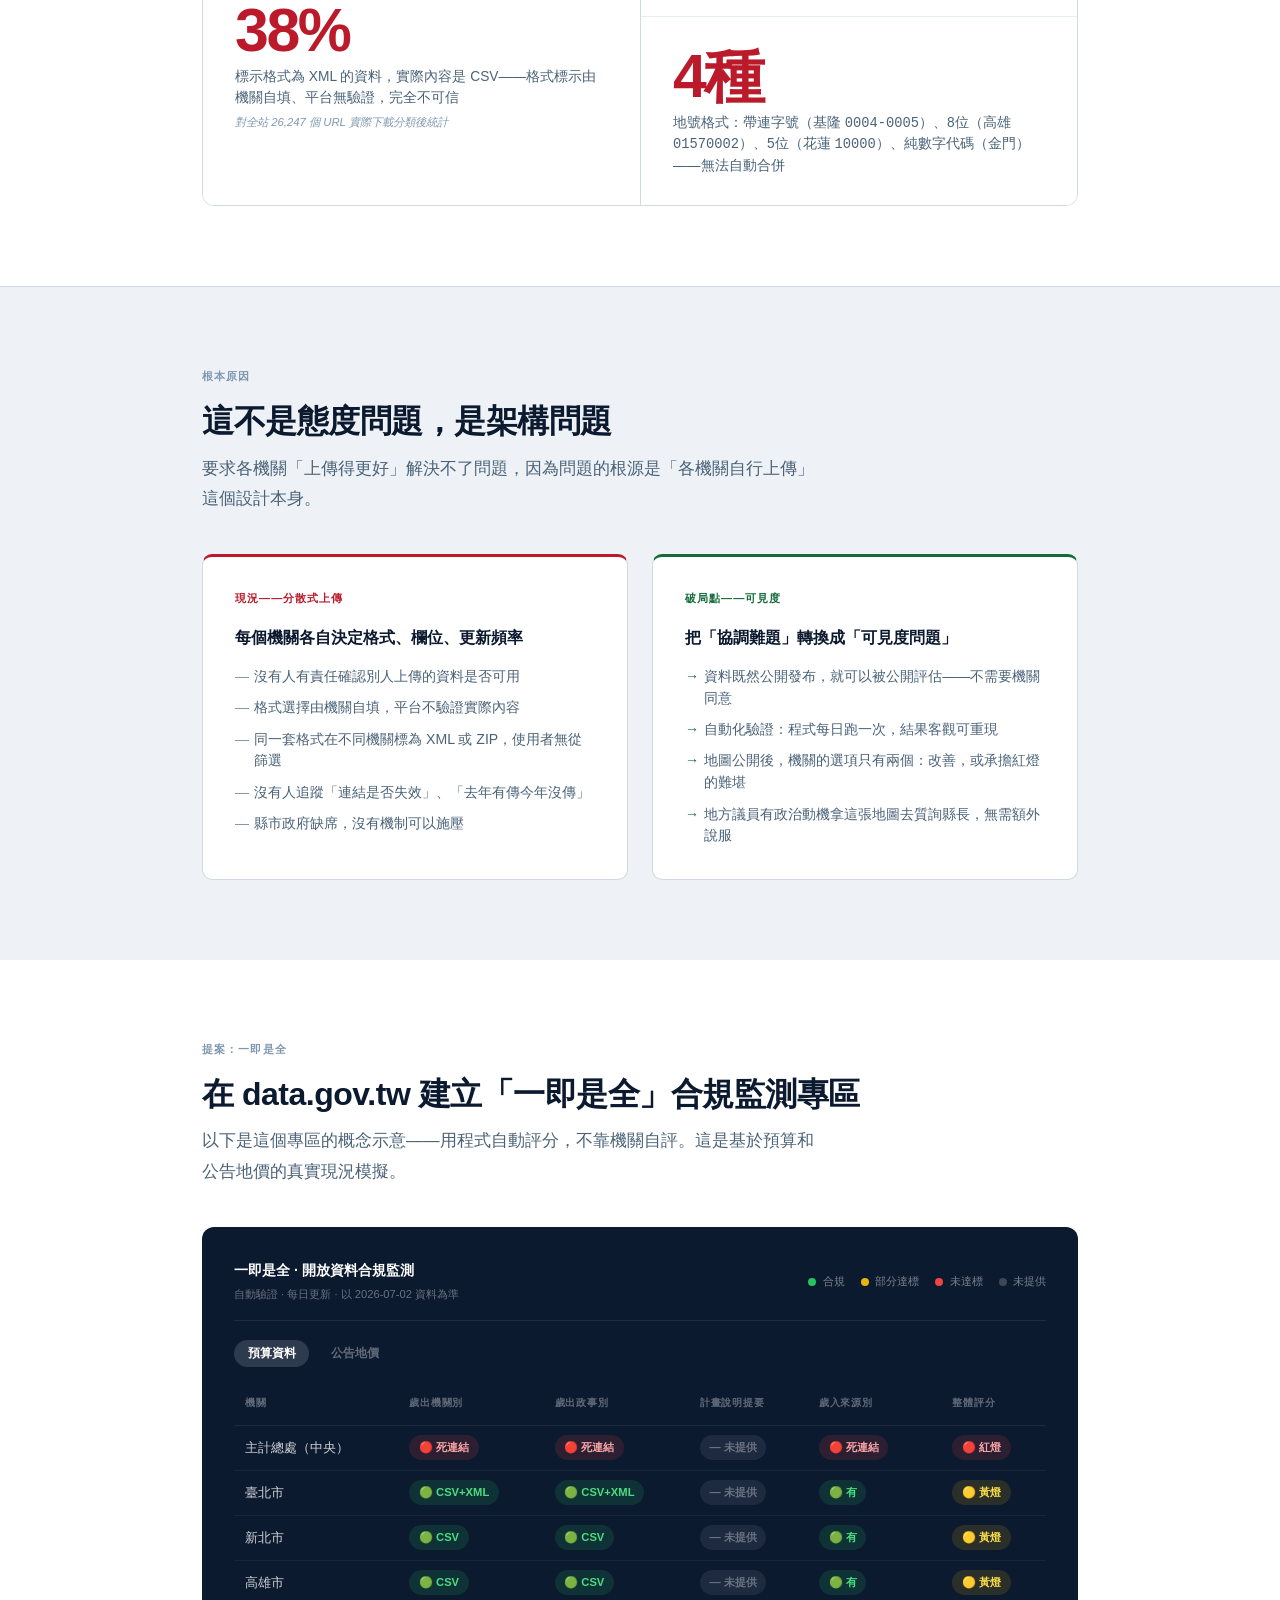
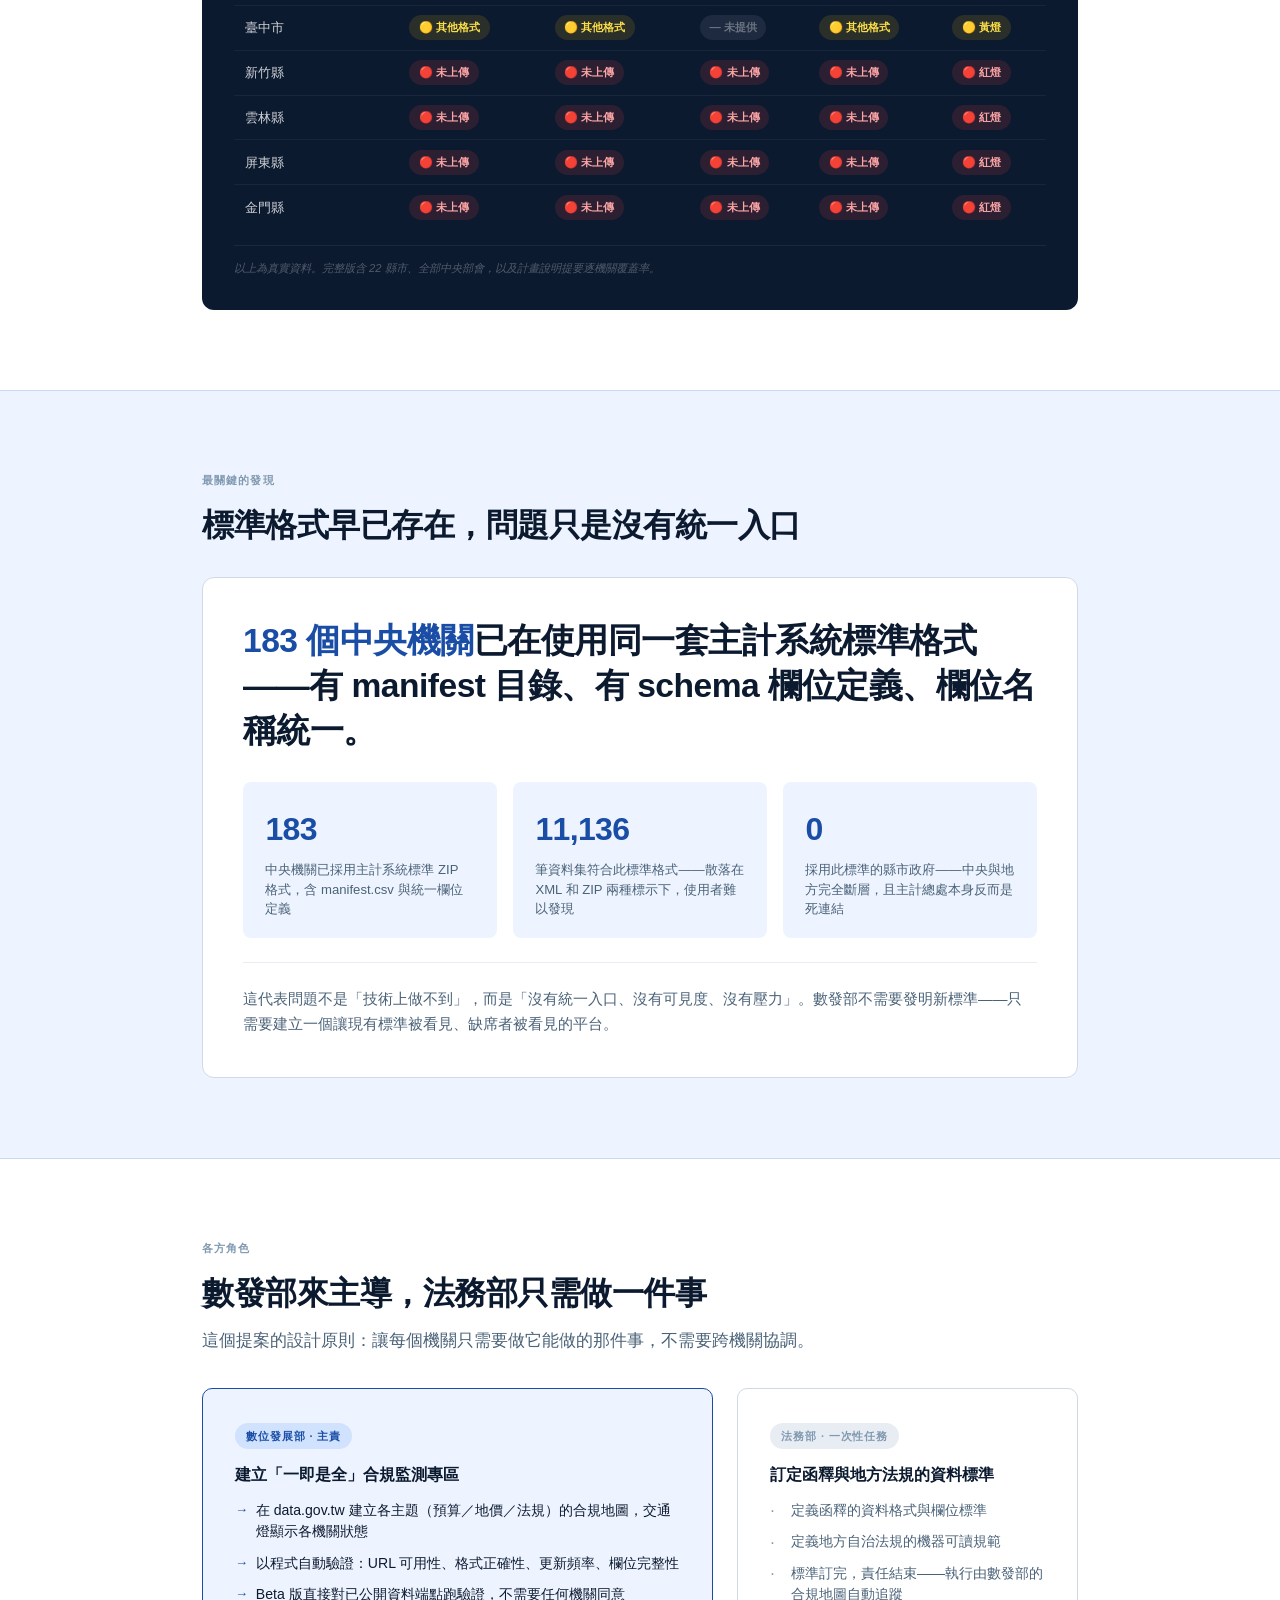
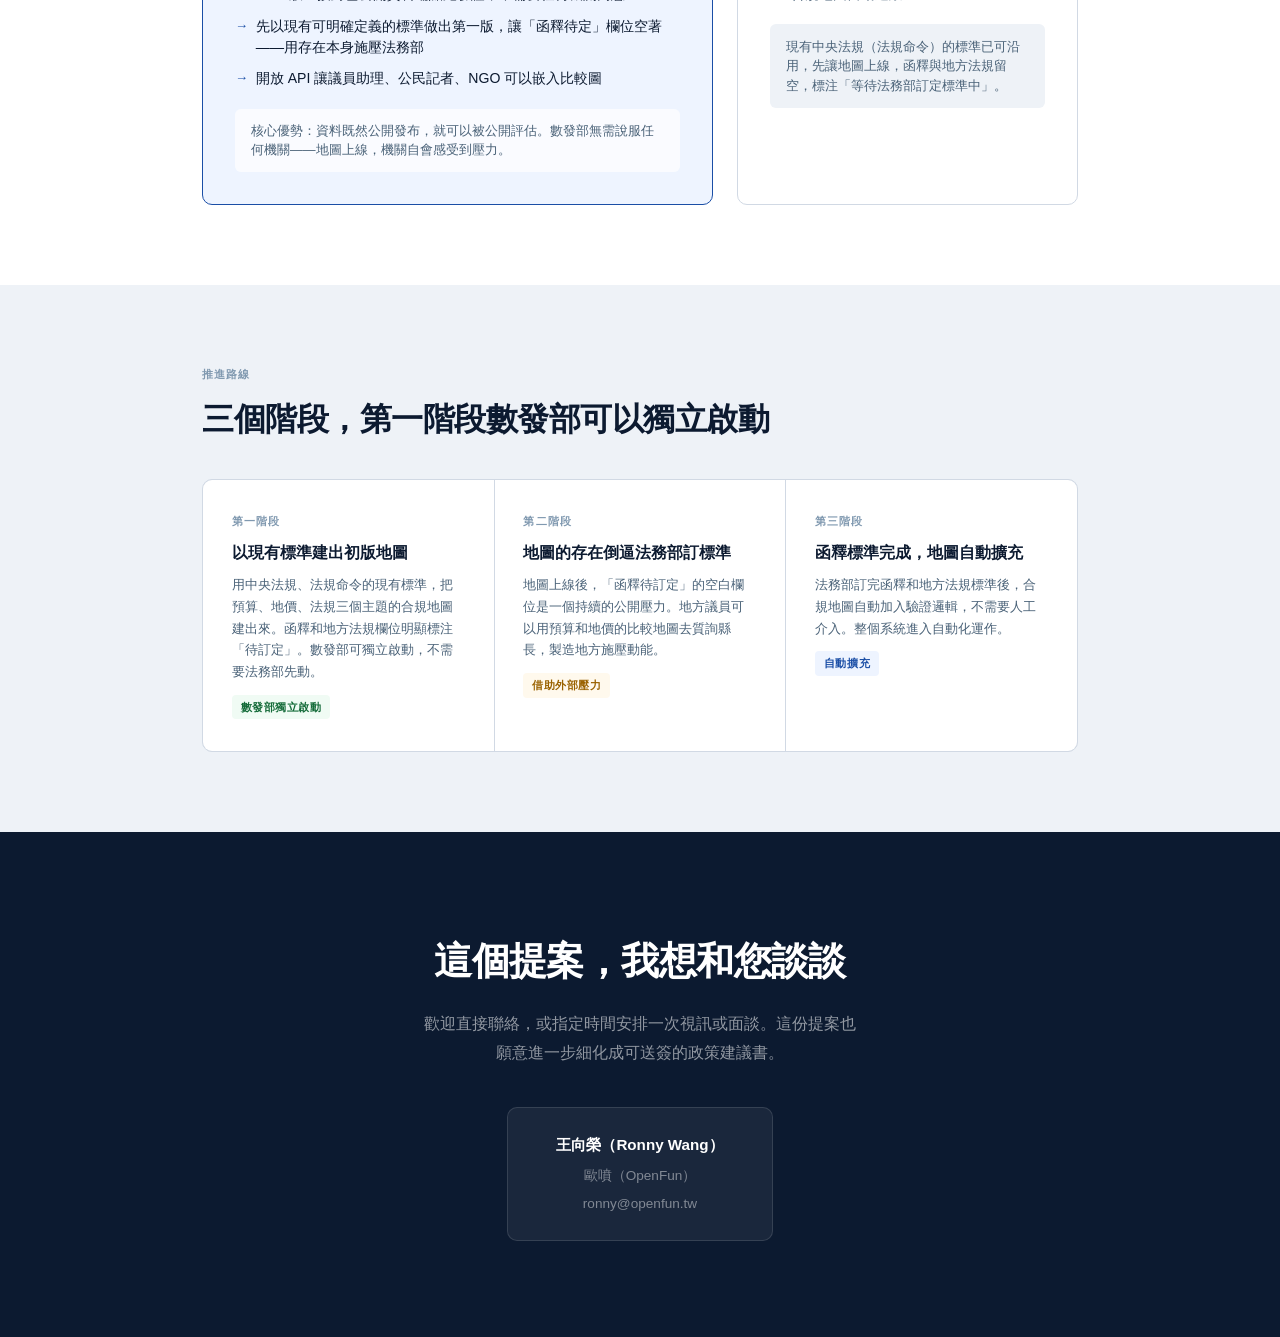
<file: open-data-one-is-all/index.html>
<!DOCTYPE html>
<html lang="zh-TW">
<head>
<meta charset="UTF-8">
<meta name="viewport" content="width=device-width, initial-scale=1.0">
<title>一即是全，全即是一｜給數位發展部的提案</title>
<meta name="description" content="各機關各別上傳政府開放資料，是個注定失敗的架構。這份提案建議數發部建立自動化合規監測地圖，用可見度取代協調。">
<style>
*,*::before,*::after{box-sizing:border-box;margin:0;padding:0}
:root{
  --navy:#0C1A30;--navy2:#16274A;
  --white:#fff;--off:#EEF2F7;
  --t1:#0C1A30;--t2:#4A6278;--t3:#8099B0;
  --red:#BB1A2B;--red-bg:#FFF2F3;
  --amber:#9A6200;--amber-bg:#FFF9ED;
  --green:#146B39;--green-bg:#F0FBF4;
  --blue:#1A4EA6;--blue-bg:#EEF4FF;
  --border:#D1D9E4;--border-lt:#E8EDF4;
}
body{font-family:-apple-system,"PingFang TC","Microsoft JhengHei","Heiti TC",sans-serif;color:var(--t1);background:var(--white);line-height:1.7;-webkit-font-smoothing:antialiased;font-size:16px}
.wrap{max-width:940px;margin:0 auto;padding:0 2rem}
section{padding:5rem 0}

/* Hero */
.hero{background:var(--navy);padding:7rem 0 6rem;color:#fff}
.hero-eye{font-size:.72rem;font-weight:700;letter-spacing:.12em;text-transform:uppercase;color:rgba(255,255,255,.38);margin-bottom:2.2rem}
.hero-title{font-size:clamp(3rem,7.5vw,6rem);font-weight:800;line-height:1.02;letter-spacing:-.035em;color:#fff;margin-bottom:2rem}
.hero-title em{font-style:normal;color:rgba(255,255,255,.38)}
.hero-sub{font-size:clamp(.95rem,1.6vw,1.15rem);color:rgba(255,255,255,.62);max-width:540px;line-height:1.9;margin-bottom:3rem}
.hero-bar{display:flex;align-items:center;gap:2rem;padding-top:2rem;border-top:1px solid rgba(255,255,255,.1);font-size:.82rem;color:rgba(255,255,255,.4);flex-wrap:wrap}
.hero-bar strong{color:rgba(255,255,255,.8)}

/* Section headers */
.sec-eye{font-size:.7rem;font-weight:700;letter-spacing:.1em;text-transform:uppercase;color:var(--t3);margin-bottom:.9rem}
.sec-h{font-size:clamp(1.5rem,2.8vw,2rem);font-weight:700;line-height:1.25;letter-spacing:-.015em;margin-bottom:.8rem}
.sec-lead{font-size:1.05rem;color:var(--t2);line-height:1.8;max-width:620px}

/* Problem scoreboard */
.problem-section{background:var(--white);border-bottom:1px solid var(--border)}
.scoreboard{display:grid;grid-template-columns:1fr 1fr;margin-top:3rem;border:1.5px solid var(--border);border-radius:12px;overflow:hidden}
.score-col{background:var(--white)}
.score-col+.score-col{border-left:1.5px solid var(--border)}
.score-head{padding:1.6rem 2rem 1.2rem;border-bottom:1.5px solid var(--border-lt);display:flex;align-items:flex-start;gap:1rem}
.score-icon{width:34px;height:34px;border-radius:7px;background:var(--red-bg);color:var(--red);display:flex;align-items:center;justify-content:center;font-size:.95rem;flex-shrink:0;margin-top:.1rem}
.score-label{font-weight:700;font-size:.92rem;line-height:1.3}
.score-label small{display:block;font-weight:400;font-size:.75rem;color:var(--t3);margin-top:.1rem}
.stats{display:flex;flex-direction:column;gap:0}
.stat{padding:1.8rem 2rem;border-bottom:1px solid var(--border-lt)}
.stat:last-child{border-bottom:none}
.stat-n{font-size:clamp(2.4rem,5vw,3.8rem);font-weight:800;line-height:1;letter-spacing:-.04em;color:var(--red);font-variant-numeric:tabular-nums;display:block;margin-bottom:.4rem}
.stat-d{font-size:.86rem;color:var(--t2);line-height:1.5}
.stat-src{font-size:.71rem;color:var(--t3);margin-top:.25rem;font-style:italic}

/* Cause */
.cause-section{background:var(--off)}
.cause-grid{display:grid;grid-template-columns:1fr 1fr;gap:1.5rem;margin-top:2.5rem}
.cause-card{background:var(--white);border:1.5px solid var(--border);border-radius:10px;padding:2rem}
.cause-card.now{border-top:3px solid var(--red)}
.cause-card.future{border-top:3px solid var(--green)}
.cause-card-label{font-size:.7rem;font-weight:700;letter-spacing:.09em;text-transform:uppercase;margin-bottom:1rem}
.cause-card.now .cause-card-label{color:var(--red)}
.cause-card.future .cause-card-label{color:var(--green)}
.cause-card h3{font-size:1rem;font-weight:700;margin-bottom:.9rem}
.cause-list{list-style:none;display:flex;flex-direction:column;gap:.6rem}
.cause-list li{font-size:.88rem;color:var(--t2);padding-left:1.2rem;position:relative;line-height:1.55}
.cause-list li::before{content:'—';position:absolute;left:0;color:var(--t3)}
.cause-card.future .cause-list li::before{content:'→';color:var(--green)}

/* Proposal mockup */
.proposal-section{background:var(--white)}
.mock{background:var(--navy);border-radius:12px;padding:2rem;margin-top:2.5rem}
.mock-bar{display:flex;align-items:center;justify-content:space-between;margin-bottom:1.2rem;padding-bottom:1rem;border-bottom:1px solid rgba(255,255,255,.08);flex-wrap:wrap;gap:.75rem}
.mock-bar-left{font-weight:700;font-size:.88rem;color:#fff}
.mock-bar-left span{display:block;font-size:.7rem;color:rgba(255,255,255,.38);font-weight:400;margin-top:.15rem}
.mock-legend{display:flex;gap:1rem;flex-wrap:wrap}
.mock-li{display:flex;align-items:center;gap:.4rem;font-size:.7rem;color:rgba(255,255,255,.45)}
.dot{width:8px;height:8px;border-radius:50%;flex-shrink:0}
.dot-g{background:#22C55E}.dot-y{background:#EAB308}.dot-r{background:#EF4444}.dot-x{background:rgba(255,255,255,.2)}
.mock-tabs{display:flex;gap:.5rem;margin-bottom:1.2rem}
.mtab{border:none;border-radius:100px;padding:.3rem .85rem;font-size:.76rem;font-weight:600;cursor:pointer;font-family:inherit}
.mtab.on{background:rgba(255,255,255,.14);color:#fff}
.mtab.off{background:transparent;color:rgba(255,255,255,.35)}
.tc{display:none}.tc.on{display:block}
.mock-tbl{width:100%;border-collapse:collapse;font-size:.8rem}
.mock-tbl th{text-align:left;color:rgba(255,255,255,.35);font-size:.65rem;font-weight:600;letter-spacing:.07em;text-transform:uppercase;padding:.5rem .7rem .8rem;border-bottom:1px solid rgba(255,255,255,.07)}
.mock-tbl td{padding:.6rem .7rem;border-bottom:1px solid rgba(255,255,255,.05);color:rgba(255,255,255,.8)}
.mock-tbl tr:last-child td{border-bottom:none}
.pill{display:inline-flex;align-items:center;gap:.35rem;padding:.18rem .6rem;border-radius:100px;font-size:.7rem;font-weight:600;white-space:nowrap}
.pill-g{background:rgba(34,197,94,.14);color:#4ADE80}
.pill-y{background:rgba(234,179,8,.14);color:#FDE047}
.pill-r{background:rgba(239,68,68,.14);color:#FCA5A5}
.pill-x{background:rgba(255,255,255,.07);color:rgba(255,255,255,.35)}
.mock-note{margin-top:1rem;padding-top:.8rem;border-top:1px solid rgba(255,255,255,.06);font-size:.7rem;color:rgba(255,255,255,.28);font-style:italic}

/* Insight */
.insight-section{background:var(--blue-bg);border-top:1px solid #C9D9F5;border-bottom:1px solid #C9D9F5}
.insight-box{background:var(--white);border:1.5px solid var(--border);border-radius:12px;padding:2.5rem;margin-top:2rem}
.insight-big{font-size:clamp(1.5rem,3vw,2.1rem);font-weight:700;color:var(--blue);line-height:1.35;letter-spacing:-.015em}
.insight-big span{color:var(--t1)}
.insight-proof{margin-top:1.8rem;display:grid;grid-template-columns:repeat(3,1fr);gap:1rem}
.ip{background:var(--blue-bg);border-radius:8px;padding:1.2rem 1.4rem}
.ip-n{font-size:2rem;font-weight:800;color:var(--blue);letter-spacing:-.02em;display:block;margin-bottom:.25rem;font-variant-numeric:tabular-nums}
.ip-d{font-size:.82rem;color:var(--t2);line-height:1.5}
.insight-implication{margin-top:1.5rem;padding-top:1.5rem;border-top:1.5px solid var(--border-lt);font-size:.92rem;color:var(--t2);line-height:1.7}

/* Roles */
.roles-section{background:var(--white)}
.role-grid{display:grid;grid-template-columns:3fr 2fr;gap:1.5rem;margin-top:2rem}
.role-card{border:1.5px solid var(--border);border-radius:10px;padding:2rem}
.role-card.primary{border-color:var(--blue);background:var(--blue-bg)}
.role-badge{display:inline-block;font-size:.68rem;font-weight:700;letter-spacing:.08em;text-transform:uppercase;padding:.22rem .7rem;border-radius:100px;margin-bottom:1rem}
.rb-primary{background:#D1E2FF;color:var(--blue)}
.rb-secondary{background:var(--border-lt);color:var(--t3)}
.role-card h3{font-size:1rem;font-weight:700;margin-bottom:.9rem;line-height:1.3}
.role-card ul{list-style:none;display:flex;flex-direction:column;gap:.65rem}
.role-card li{font-size:.88rem;color:var(--t2);padding-left:1.3rem;position:relative;line-height:1.5}
.role-card.primary li{color:var(--t1)}
.role-card li::before{content:'→';position:absolute;left:0;color:var(--blue);font-size:.82rem}
.role-card.secondary li::before{content:'·';color:var(--t3);font-size:1rem;top:-.05rem}
.role-card .role-note{margin-top:1.2rem;padding:.8rem 1rem;background:rgba(255,255,255,.7);border-radius:6px;font-size:.8rem;color:var(--t2);line-height:1.5}

/* Roadmap */
.road-section{background:var(--off)}
.roadmap{display:grid;grid-template-columns:repeat(3,1fr);gap:1px;background:var(--border);border:1.5px solid var(--border);border-radius:10px;overflow:hidden;margin-top:2.5rem}
.step{background:var(--white);padding:2rem 1.8rem}
.step-n{font-size:.68rem;font-weight:700;letter-spacing:.1em;text-transform:uppercase;color:var(--t3);margin-bottom:.75rem}
.step-h{font-size:.97rem;font-weight:700;margin-bottom:.6rem;line-height:1.4}
.step-b{font-size:.83rem;color:var(--t2);line-height:1.65}
.step-tag{display:inline-block;margin-top:.75rem;font-size:.68rem;font-weight:600;letter-spacing:.05em;text-transform:uppercase;padding:.18rem .55rem;border-radius:4px}
.tag-now{background:var(--green-bg);color:var(--green)}
.tag-dep{background:var(--amber-bg);color:var(--amber)}
.tag-auto{background:var(--blue-bg);color:var(--blue)}

/* CTA */
.cta-section{background:var(--navy);padding:6rem 0;text-align:center}
.cta-h{font-size:clamp(1.6rem,3.5vw,2.4rem);font-weight:700;color:#fff;margin-bottom:1rem;letter-spacing:-.015em}
.cta-sub{color:rgba(255,255,255,.55);font-size:1rem;max-width:440px;margin:0 auto 2.5rem;line-height:1.8}
.contact{display:inline-flex;flex-direction:column;gap:.35rem;background:rgba(255,255,255,.06);border:1px solid rgba(255,255,255,.12);border-radius:10px;padding:1.5rem 3rem}
.contact-name{font-weight:700;color:#fff;font-size:.95rem}
.contact-det{color:rgba(255,255,255,.45);font-size:.85rem}

@media(max-width:680px){
  .scoreboard,.cause-grid,.insight-proof,.role-grid,.roadmap{grid-template-columns:1fr}
  .score-col+.score-col{border-left:none;border-top:1.5px solid var(--border)}
}
</style>
</head>
<body>

<!-- Hero -->
<section class="hero">
  <div class="wrap">
    <p class="hero-eye">給數位發展部的提案 · 2026年7月</p>
    <h1 class="hero-title">一即是全，<br><em>全即是一</em></h1>
    <p class="hero-sub">各機關各別上傳資料，是個注定失敗的架構。<br>數發部可以用一個視覺化合規地圖，把「上傳了」與「能用」之間的落差，變成全社會看得見的公共壓力。</p>
    <div class="hero-bar">
      <span>提案人：<strong>王向榮（歐噴）</strong></span>
      <span>資料依據：data.gov.tw 完整清單 52,989 筆 · 驗證日期 2026-06-08／2026-07-02</span>
    </div>
  </div>
</section>

<!-- Problem scoreboard -->
<section class="problem-section">
  <div class="wrap">
    <p class="sec-eye">問題的規模</p>
    <h2 class="sec-h">「有上傳」與「能用」之間，是一道巨大的落差</h2>
    <p class="sec-lead">以下兩個主題的資料，全部親自下載驗證。數字不是估計。</p>

    <div class="scoreboard">
      <div class="score-col">
        <div class="score-head">
          <div class="score-icon">📊</div>
          <div class="score-label">政府預算資料<small>data.gov.tw · 4,596 筆 · 337 個機關</small></div>
        </div>
        <div class="stats">
          <div class="stat">
            <span class="stat-n">100%</span>
            <div class="stat-d">主計總處四張核心表全數不可存取——245 筆被 Cloudflare 封鎖、148 筆 URL 含中文字元失敗，可下載筆數 = 0</div>
            <div class="stat-src">驗證方法：對 www.dgbas.gov.tw 的 393 筆 URL 逐一發出 HTTP 請求</div>
          </div>
          <div class="stat">
            <span class="stat-n">9縣市</span>
            <div class="stat-d">完全缺席——新竹縣、雲林、嘉義縣、屏東、臺東、基隆、澎湖、金門、連江，有預算、有主計處，就是沒有上傳</div>
          </div>
          <div class="stat">
            <span class="stat-n">45.3%</span>
            <div class="stat-d">計畫說明提要覆蓋率（114年），且從未超過 50%。239 個機關中 115 個（48.1%）完全沒有上傳，涵蓋 687 個工作計劃</div>
          </div>
          <div class="stat">
            <span class="stat-n">38%</span>
            <div class="stat-d">標示格式為 XML 的資料，實際內容是 CSV——格式標示由機關自填、平台無驗證，完全不可信</div>
            <div class="stat-src">對全站 26,247 個 URL 實際下載分類後統計</div>
          </div>
        </div>
      </div>

      <div class="score-col">
        <div class="score-head">
          <div class="score-icon">🗺</div>
          <div class="score-label">公告地價 / 公告土地現值<small>data.gov.tw · 1,251 筆 · 28 個機關</small></div>
        </div>
        <div class="stats">
          <div class="stat">
            <span class="stat-n">3種</span>
            <div class="stat-d">根本無法合併的資料型態：逐筆地號明細（型態A）、行政區統計彙總（型態B）、最高最低地價統計（型態C）——強行合併無意義</div>
          </div>
          <div class="stat">
            <span class="stat-n">5種+</span>
            <div class="stat-d">同一概念「公告土地現值」的欄位名稱——<code>公告土地現值</code>、<code>公告現值</code>、<code>公告現值-金額元（新台幣）：當期</code>、<code>CURRENTVALUE</code>……</div>
          </div>
          <div class="stat">
            <span class="stat-n">421筆</span>
            <div class="stat-d">新北市地政局上傳的資料，實際是目錄索引——CSV 欄位為 <code>f1_year, f2_producturl, seqno</code>，真實資料在連結裡，且部分失效</div>
            <div class="stat-src">資料集 ID 125832，親自下載驗證</div>
          </div>
          <div class="stat">
            <span class="stat-n">4種</span>
            <div class="stat-d">地號格式：帶連字號（基隆 <code>0004-0005</code>）、8位（高雄 <code>01570002</code>）、5位（花蓮 <code>10000</code>）、純數字代碼（金門）——無法自動合併</div>
          </div>
        </div>
      </div>
    </div>
  </div>
</section>

<!-- Cause -->
<section class="cause-section">
  <div class="wrap">
    <p class="sec-eye">根本原因</p>
    <h2 class="sec-h">這不是態度問題，是架構問題</h2>
    <p class="sec-lead">要求各機關「上傳得更好」解決不了問題，因為問題的根源是「各機關自行上傳」這個設計本身。</p>
    <div class="cause-grid">
      <div class="cause-card now">
        <div class="cause-card-label">現況——分散式上傳</div>
        <h3>每個機關各自決定格式、欄位、更新頻率</h3>
        <ul class="cause-list">
          <li>沒有人有責任確認別人上傳的資料是否可用</li>
          <li>格式選擇由機關自填，平台不驗證實際內容</li>
          <li>同一套格式在不同機關標為 XML 或 ZIP，使用者無從篩選</li>
          <li>沒有人追蹤「連結是否失效」、「去年有傳今年沒傳」</li>
          <li>縣市政府缺席，沒有機制可以施壓</li>
        </ul>
      </div>
      <div class="cause-card future">
        <div class="cause-card-label">破局點——可見度</div>
        <h3>把「協調難題」轉換成「可見度問題」</h3>
        <ul class="cause-list">
          <li>資料既然公開發布，就可以被公開評估——不需要機關同意</li>
          <li>自動化驗證：程式每日跑一次，結果客觀可重現</li>
          <li>地圖公開後，機關的選項只有兩個：改善，或承擔紅燈的難堪</li>
          <li>地方議員有政治動機拿這張地圖去質詢縣長，無需額外說服</li>
        </ul>
      </div>
    </div>
  </div>
</section>

<!-- Proposal mockup -->
<section class="proposal-section">
  <div class="wrap">
    <p class="sec-eye">提案：一即是全</p>
    <h2 class="sec-h">在 data.gov.tw 建立「一即是全」合規監測專區</h2>
    <p class="sec-lead">以下是這個專區的概念示意——用程式自動評分，不靠機關自評。這是基於預算和公告地價的真實現況模擬。</p>

    <div class="mock">
      <div class="mock-bar">
        <div class="mock-bar-left">
          一即是全 · 開放資料合規監測
          <span>自動驗證 · 每日更新 · 以 2026-07-02 資料為準</span>
        </div>
        <div class="mock-legend">
          <span class="mock-li"><span class="dot dot-g"></span>合規</span>
          <span class="mock-li"><span class="dot dot-y"></span>部分達標</span>
          <span class="mock-li"><span class="dot dot-r"></span>未達標</span>
          <span class="mock-li"><span class="dot dot-x"></span>未提供</span>
        </div>
      </div>

      <div class="mock-tabs">
        <button class="mtab on" onclick="switchTab('budget',this)">預算資料</button>
        <button class="mtab off" onclick="switchTab('land',this)">公告地價</button>
      </div>

      <div id="budget" class="tc on">
        <div style="overflow-x:auto">
        <table class="mock-tbl">
          <thead>
            <tr>
              <th>機關</th>
              <th>歲出機關別</th>
              <th>歲出政事別</th>
              <th>計畫說明提要</th>
              <th>歲入來源別</th>
              <th>整體評分</th>
            </tr>
          </thead>
          <tbody>
            <tr><td>主計總處（中央）</td><td><span class="pill pill-r">🔴 死連結</span></td><td><span class="pill pill-r">🔴 死連結</span></td><td><span class="pill pill-x">— 未提供</span></td><td><span class="pill pill-r">🔴 死連結</span></td><td><span class="pill pill-r">🔴 紅燈</span></td></tr>
            <tr><td>臺北市</td><td><span class="pill pill-g">🟢 CSV+XML</span></td><td><span class="pill pill-g">🟢 CSV+XML</span></td><td><span class="pill pill-x">— 未提供</span></td><td><span class="pill pill-g">🟢 有</span></td><td><span class="pill pill-y">🟡 黃燈</span></td></tr>
            <tr><td>新北市</td><td><span class="pill pill-g">🟢 CSV</span></td><td><span class="pill pill-g">🟢 CSV</span></td><td><span class="pill pill-x">— 未提供</span></td><td><span class="pill pill-g">🟢 有</span></td><td><span class="pill pill-y">🟡 黃燈</span></td></tr>
            <tr><td>高雄市</td><td><span class="pill pill-g">🟢 CSV</span></td><td><span class="pill pill-g">🟢 CSV</span></td><td><span class="pill pill-x">— 未提供</span></td><td><span class="pill pill-g">🟢 有</span></td><td><span class="pill pill-y">🟡 黃燈</span></td></tr>
            <tr><td>臺中市</td><td><span class="pill pill-y">🟡 其他格式</span></td><td><span class="pill pill-y">🟡 其他格式</span></td><td><span class="pill pill-x">— 未提供</span></td><td><span class="pill pill-y">🟡 其他格式</span></td><td><span class="pill pill-y">🟡 黃燈</span></td></tr>
            <tr><td>新竹縣</td><td><span class="pill pill-r">🔴 未上傳</span></td><td><span class="pill pill-r">🔴 未上傳</span></td><td><span class="pill pill-r">🔴 未上傳</span></td><td><span class="pill pill-r">🔴 未上傳</span></td><td><span class="pill pill-r">🔴 紅燈</span></td></tr>
            <tr><td>雲林縣</td><td><span class="pill pill-r">🔴 未上傳</span></td><td><span class="pill pill-r">🔴 未上傳</span></td><td><span class="pill pill-r">🔴 未上傳</span></td><td><span class="pill pill-r">🔴 未上傳</span></td><td><span class="pill pill-r">🔴 紅燈</span></td></tr>
            <tr><td>屏東縣</td><td><span class="pill pill-r">🔴 未上傳</span></td><td><span class="pill pill-r">🔴 未上傳</span></td><td><span class="pill pill-r">🔴 未上傳</span></td><td><span class="pill pill-r">🔴 未上傳</span></td><td><span class="pill pill-r">🔴 紅燈</span></td></tr>
            <tr><td>金門縣</td><td><span class="pill pill-r">🔴 未上傳</span></td><td><span class="pill pill-r">🔴 未上傳</span></td><td><span class="pill pill-r">🔴 未上傳</span></td><td><span class="pill pill-r">🔴 未上傳</span></td><td><span class="pill pill-r">🔴 紅燈</span></td></tr>
          </tbody>
        </table>
        </div>
        <p class="mock-note">以上為真實資料。完整版含 22 縣市、全部中央部會，以及計畫說明提要逐機關覆蓋率。</p>
      </div>

      <div id="land" class="tc">
        <div style="overflow-x:auto">
        <table class="mock-tbl">
          <thead>
            <tr>
              <th>機關</th>
              <th>資料型態</th>
              <th>編碼</th>
              <th>欄位一致性</th>
              <th>可批次下載</th>
              <th>整體評分</th>
            </tr>
          </thead>
          <tbody>
            <tr><td>基隆市地政處</td><td>逐筆地號明細</td><td><span class="pill pill-g">🟢 UTF-8</span></td><td><span class="pill pill-g">🟢 標準</span></td><td><span class="pill pill-g">🟢 可</span></td><td><span class="pill pill-g">🟢 綠燈</span></td></tr>
            <tr><td>宜蘭縣政府</td><td>逐筆地號明細</td><td><span class="pill pill-g">🟢 UTF-8</span></td><td><span class="pill pill-y">🟡 代碼混用</span></td><td><span class="pill pill-g">🟢 可</span></td><td><span class="pill pill-y">🟡 黃燈</span></td></tr>
            <tr><td>桃園市地政局</td><td>逐筆地號明細</td><td><span class="pill pill-r">🔴 無法解碼</span></td><td><span class="pill pill-r">🔴 亂碼</span></td><td><span class="pill pill-r">🔴 否</span></td><td><span class="pill pill-r">🔴 紅燈</span></td></tr>
            <tr><td>新北市地政局</td><td>目錄索引</td><td><span class="pill pill-r">🔴 非資料</span></td><td><span class="pill pill-r">🔴 無欄位</span></td><td><span class="pill pill-r">🔴 否</span></td><td><span class="pill pill-r">🔴 紅燈</span></td></tr>
            <tr><td>臺北市地政局</td><td>行政區統計</td><td><span class="pill pill-y">🟡 Big5</span></td><td><span class="pill pill-y">🟡 無地號</span></td><td><span class="pill pill-y">🟡 部分</span></td><td><span class="pill pill-y">🟡 黃燈</span></td></tr>
            <tr><td>臺南市地政局</td><td>使用分區統計</td><td><span class="pill pill-y">🟡 格式異常</span></td><td><span class="pill pill-y">🟡 無地號</span></td><td><span class="pill pill-y">🟡 部分</span></td><td><span class="pill pill-y">🟡 黃燈</span></td></tr>
            <tr><td>金門縣地政局</td><td>逐筆地號明細</td><td><span class="pill pill-y">🟡 Big5</span></td><td><span class="pill pill-r">🔴 純數字代碼</span></td><td><span class="pill pill-g">🟢 可</span></td><td><span class="pill pill-y">🟡 黃燈</span></td></tr>
            <tr><td>地政司 API</td><td>逐路段查詢</td><td><span class="pill pill-g">🟢 UTF-8</span></td><td><span class="pill pill-y">🟡 全英文欄位</span></td><td><span class="pill pill-r">🔴 逐路段查詢</span></td><td><span class="pill pill-y">🟡 黃燈</span></td></tr>
          </tbody>
        </table>
        </div>
        <p class="mock-note">以上為真實資料（驗證日期 2026-07-02）。完整版含 28 個地政機關與自動每日驗證狀態。</p>
      </div>
    </div>
  </div>
</section>

<!-- Insight -->
<section class="insight-section">
  <div class="wrap">
    <p class="sec-eye">最關鍵的發現</p>
    <h2 class="sec-h">標準格式早已存在，問題只是沒有統一入口</h2>
    <div class="insight-box">
      <p class="insight-big">183 個中央機關<span>已在使用同一套主計系統標準格式——有 manifest 目錄、有 schema 欄位定義、欄位名稱統一。</span></p>
      <div class="insight-proof">
        <div class="ip">
          <span class="ip-n">183</span>
          <div class="ip-d">中央機關已採用主計系統標準 ZIP 格式，含 manifest.csv 與統一欄位定義</div>
        </div>
        <div class="ip">
          <span class="ip-n">11,136</span>
          <div class="ip-d">筆資料集符合此標準格式——散落在 XML 和 ZIP 兩種標示下，使用者難以發現</div>
        </div>
        <div class="ip">
          <span class="ip-n">0</span>
          <div class="ip-d">採用此標準的縣市政府——中央與地方完全斷層，且主計總處本身反而是死連結</div>
        </div>
      </div>
      <p class="insight-implication">這代表問題不是「技術上做不到」，而是「沒有統一入口、沒有可見度、沒有壓力」。數發部不需要發明新標準——只需要建立一個讓現有標準被看見、缺席者被看見的平台。</p>
    </div>
  </div>
</section>

<!-- Roles -->
<section class="roles-section">
  <div class="wrap">
    <p class="sec-eye">各方角色</p>
    <h2 class="sec-h">數發部來主導，法務部只需做一件事</h2>
    <p class="sec-lead">這個提案的設計原則：讓每個機關只需要做它能做的那件事，不需要跨機關協調。</p>

    <div class="role-grid">
      <div class="role-card primary">
        <span class="role-badge rb-primary">數位發展部 · 主責</span>
        <h3>建立「一即是全」合規監測專區</h3>
        <ul>
          <li>在 data.gov.tw 建立各主題（預算／地價／法規）的合規地圖，交通燈顯示各機關狀態</li>
          <li>以程式自動驗證：URL 可用性、格式正確性、更新頻率、欄位完整性</li>
          <li>Beta 版直接對已公開資料端點跑驗證，不需要任何機關同意</li>
          <li>先以現有可明確定義的標準做出第一版，讓「函釋待定」欄位空著——用存在本身施壓法務部</li>
          <li>開放 API 讓議員助理、公民記者、NGO 可以嵌入比較圖</li>
        </ul>
        <div class="role-note">核心優勢：資料既然公開發布，就可以被公開評估。數發部無需說服任何機關——地圖上線，機關自會感受到壓力。</div>
      </div>

      <div class="role-card secondary">
        <span class="role-badge rb-secondary">法務部 · 一次性任務</span>
        <h3>訂定函釋與地方法規的資料標準</h3>
        <ul>
          <li>定義函釋的資料格式與欄位標準</li>
          <li>定義地方自治法規的機器可讀規範</li>
          <li>標準訂完，責任結束——執行由數發部的合規地圖自動追蹤</li>
        </ul>
        <div class="role-note" style="background:var(--off)">現有中央法規（法規命令）的標準已可沿用，先讓地圖上線，函釋與地方法規留空，標注「等待法務部訂定標準中」。</div>
      </div>
    </div>
  </div>
</section>

<!-- Roadmap -->
<section class="road-section">
  <div class="wrap">
    <p class="sec-eye">推進路線</p>
    <h2 class="sec-h">三個階段，第一階段數發部可以獨立啟動</h2>
    <div class="roadmap">
      <div class="step">
        <div class="step-n">第一階段</div>
        <div class="step-h">以現有標準建出初版地圖</div>
        <div class="step-b">用中央法規、法規命令的現有標準，把預算、地價、法規三個主題的合規地圖建出來。函釋和地方法規欄位明顯標注「待訂定」。數發部可獨立啟動，不需要法務部先動。</div>
        <span class="step-tag tag-now">數發部獨立啟動</span>
      </div>
      <div class="step">
        <div class="step-n">第二階段</div>
        <div class="step-h">地圖的存在倒逼法務部訂標準</div>
        <div class="step-b">地圖上線後，「函釋待訂定」的空白欄位是一個持續的公開壓力。地方議員可以用預算和地價的比較地圖去質詢縣長，製造地方施壓動能。</div>
        <span class="step-tag tag-dep">借助外部壓力</span>
      </div>
      <div class="step">
        <div class="step-n">第三階段</div>
        <div class="step-h">函釋標準完成，地圖自動擴充</div>
        <div class="step-b">法務部訂完函釋和地方法規標準後，合規地圖自動加入驗證邏輯，不需要人工介入。整個系統進入自動化運作。</div>
        <span class="step-tag tag-auto">自動擴充</span>
      </div>
    </div>
  </div>
</section>

<!-- CTA -->
<section class="cta-section">
  <div class="wrap">
    <h2 class="cta-h">這個提案，我想和您談談</h2>
    <p class="cta-sub">歡迎直接聯絡，或指定時間安排一次視訊或面談。這份提案也願意進一步細化成可送簽的政策建議書。</p>
    <div class="contact">
      <span class="contact-name">王向榮（Ronny Wang）</span>
      <span class="contact-det">歐噴（OpenFun）</span>
      <span class="contact-det">ronny@openfun.tw</span>
    </div>
  </div>
</section>

<script>
function switchTab(id, btn) {
  document.querySelectorAll('.tc').forEach(el => el.classList.remove('on'));
  document.querySelectorAll('.mtab').forEach(el => { el.classList.remove('on'); el.classList.add('off'); });
  document.getElementById(id).classList.add('on');
  btn.classList.add('on'); btn.classList.remove('off');
}
</script>
</body>
</html>
</file>
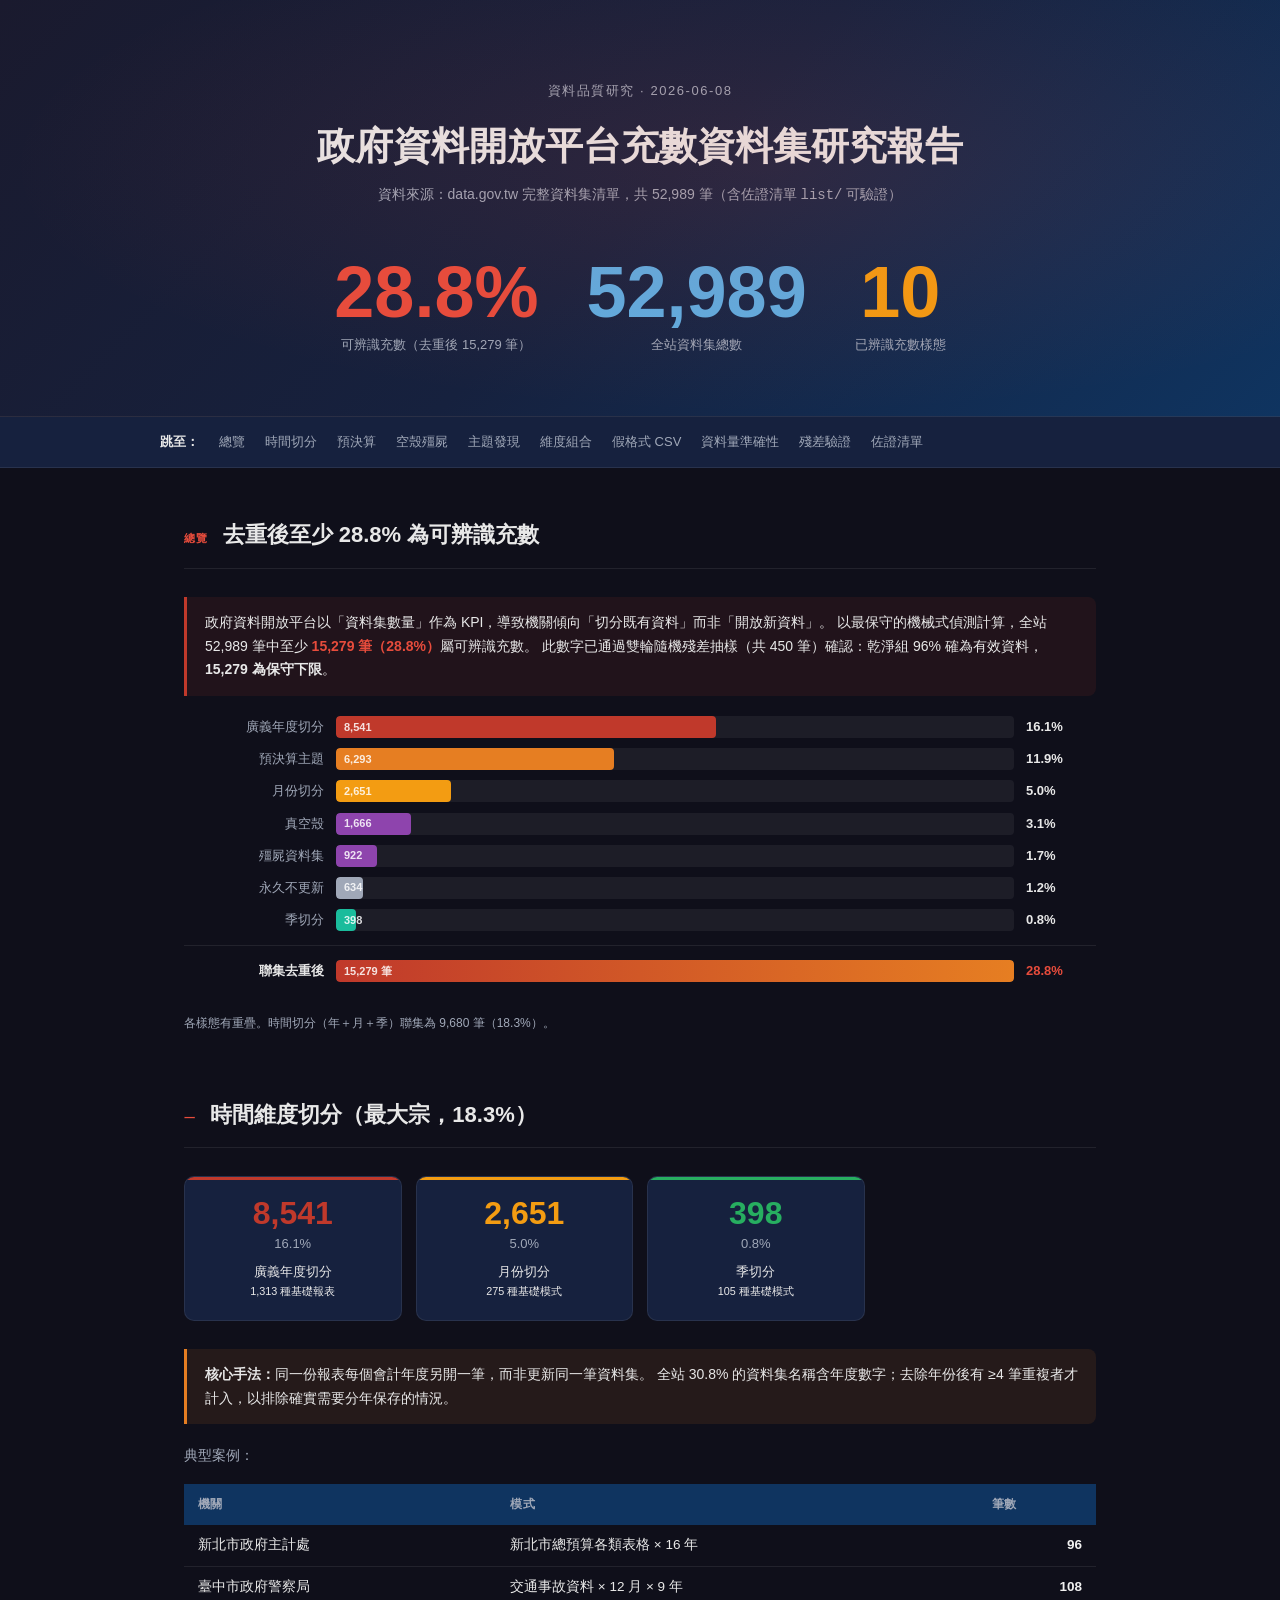
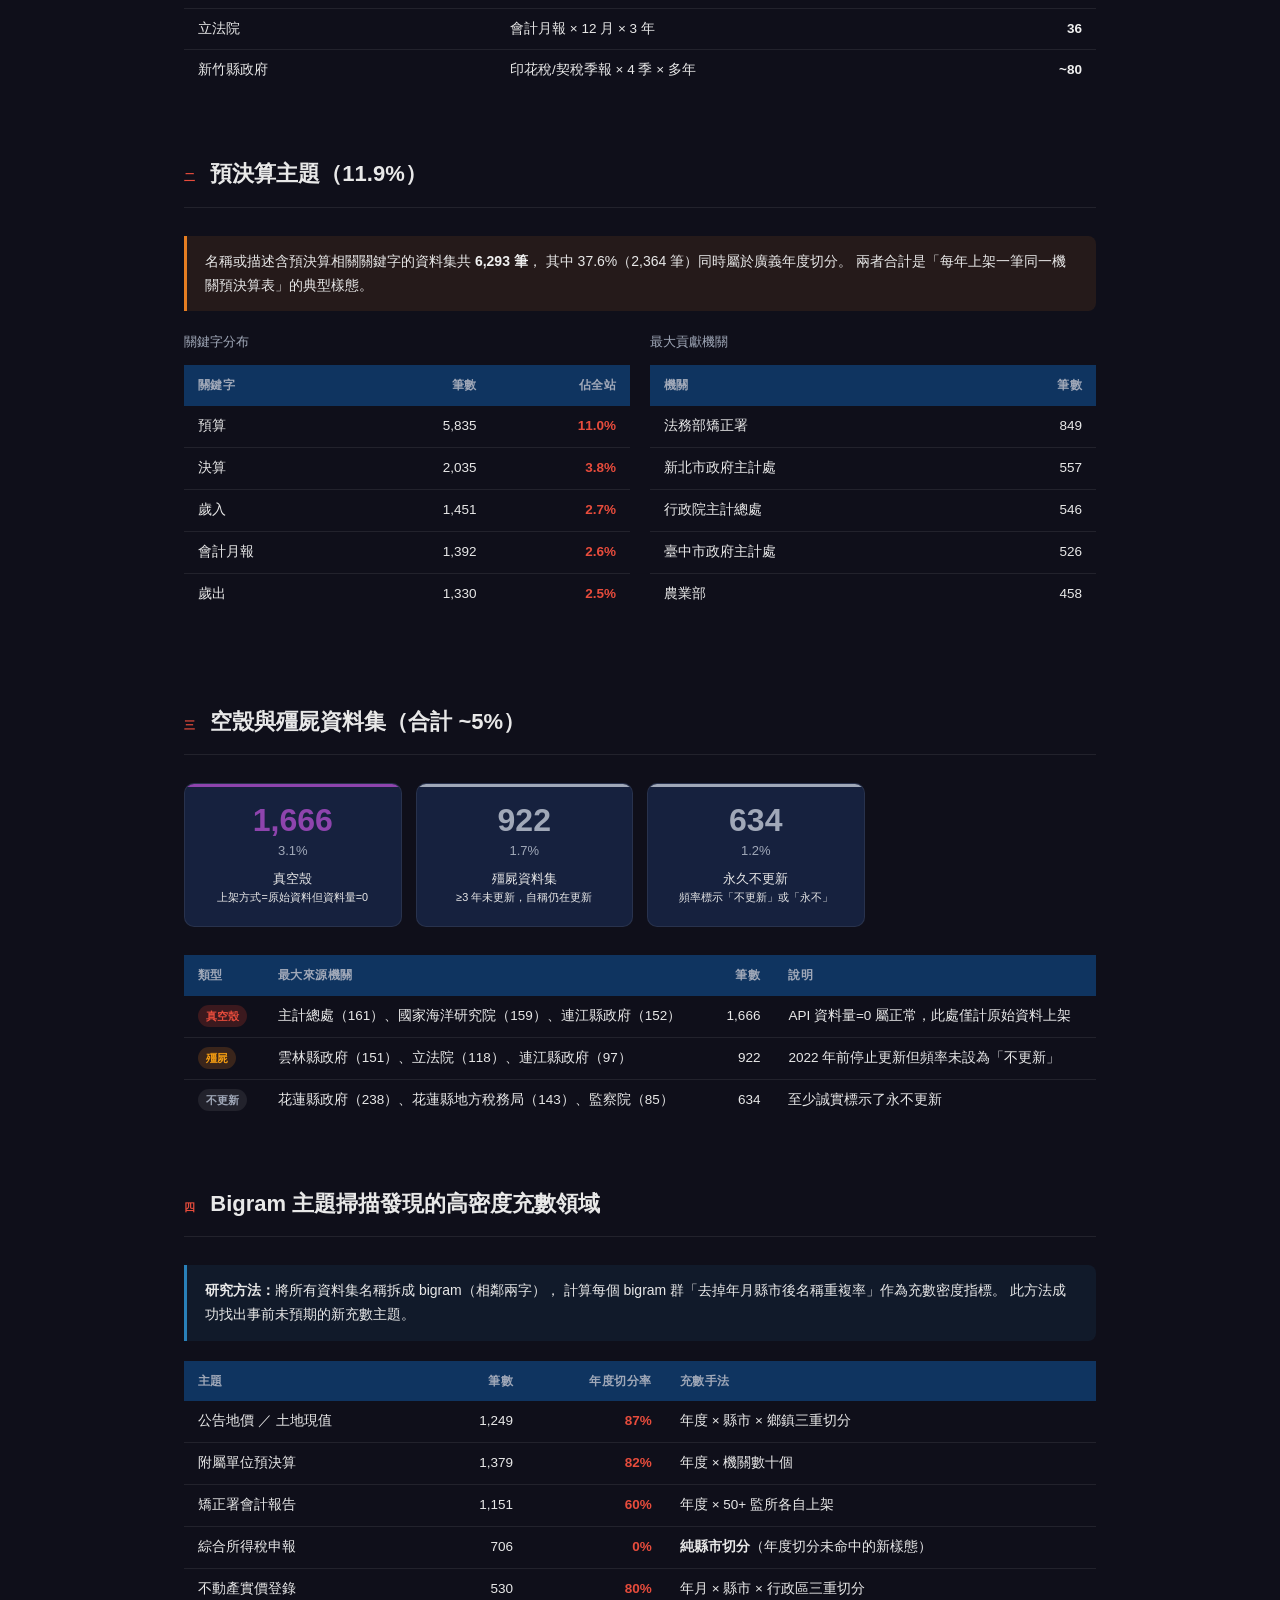
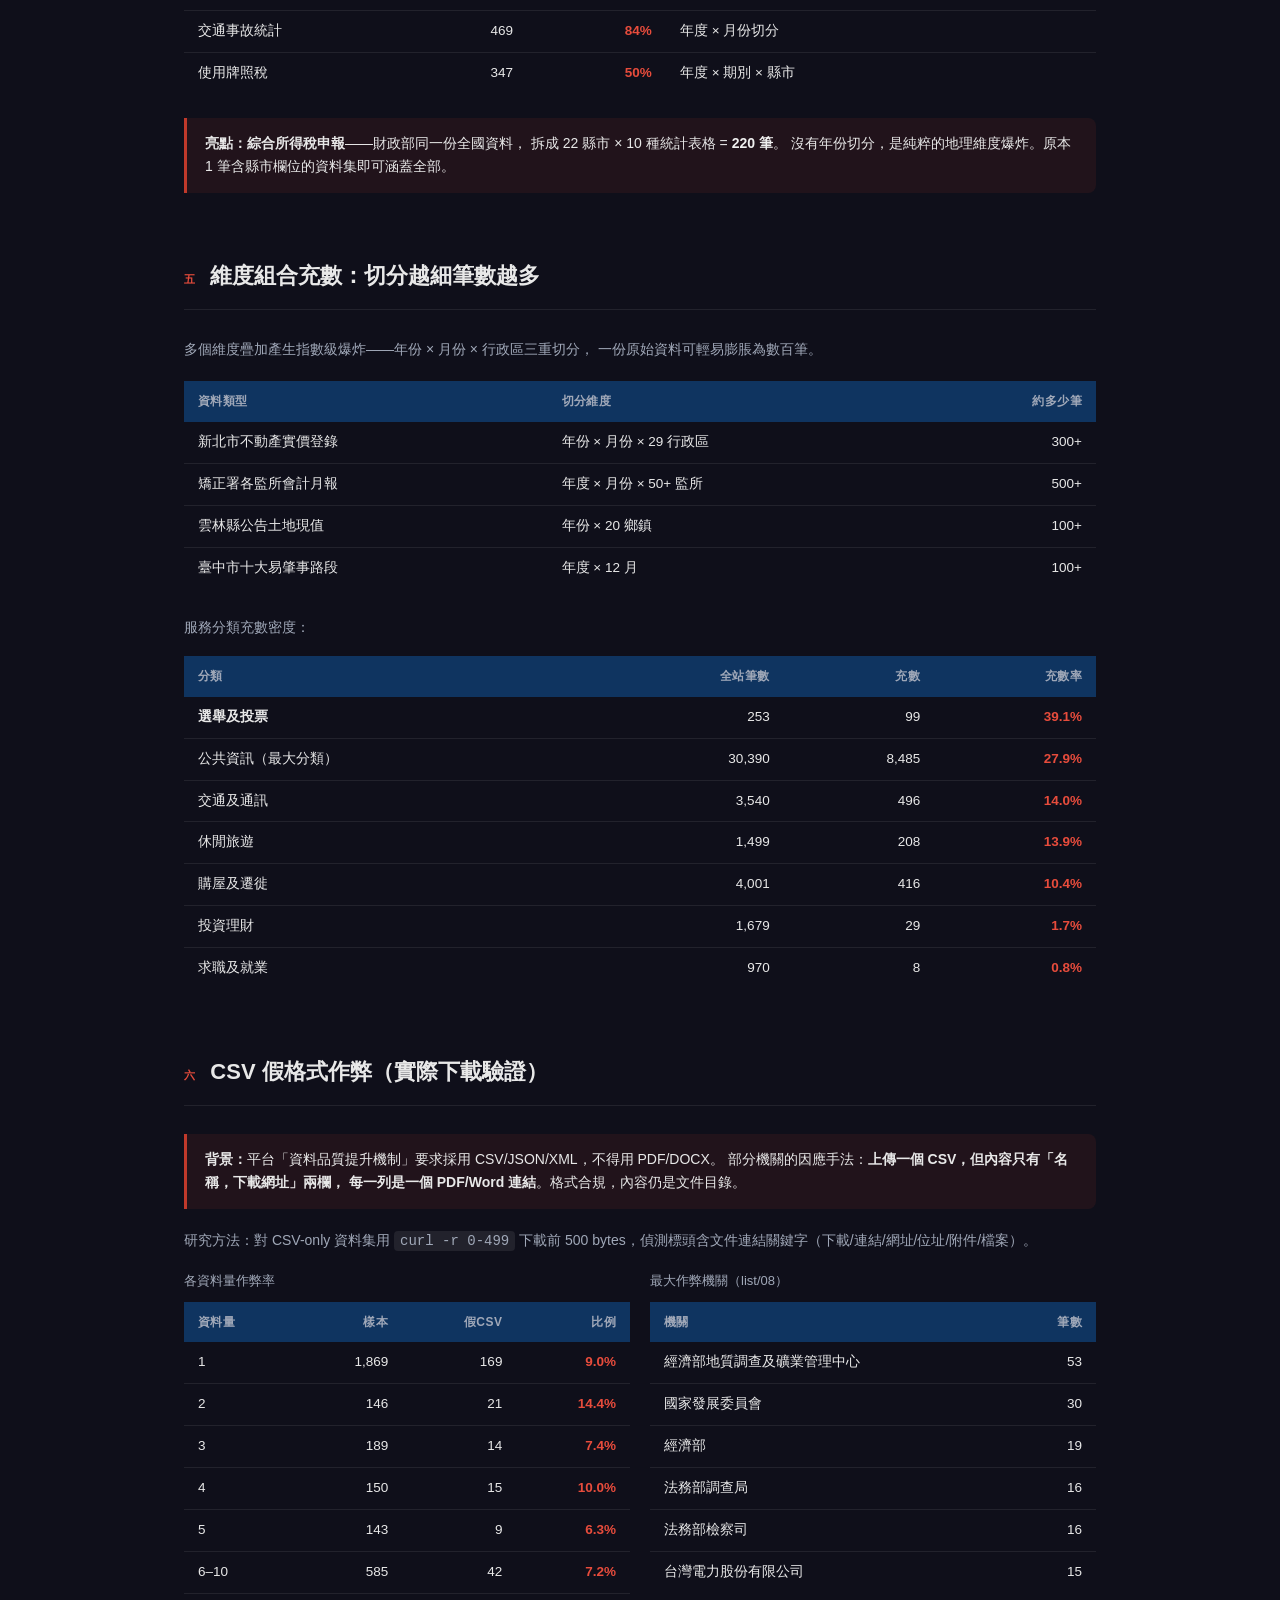
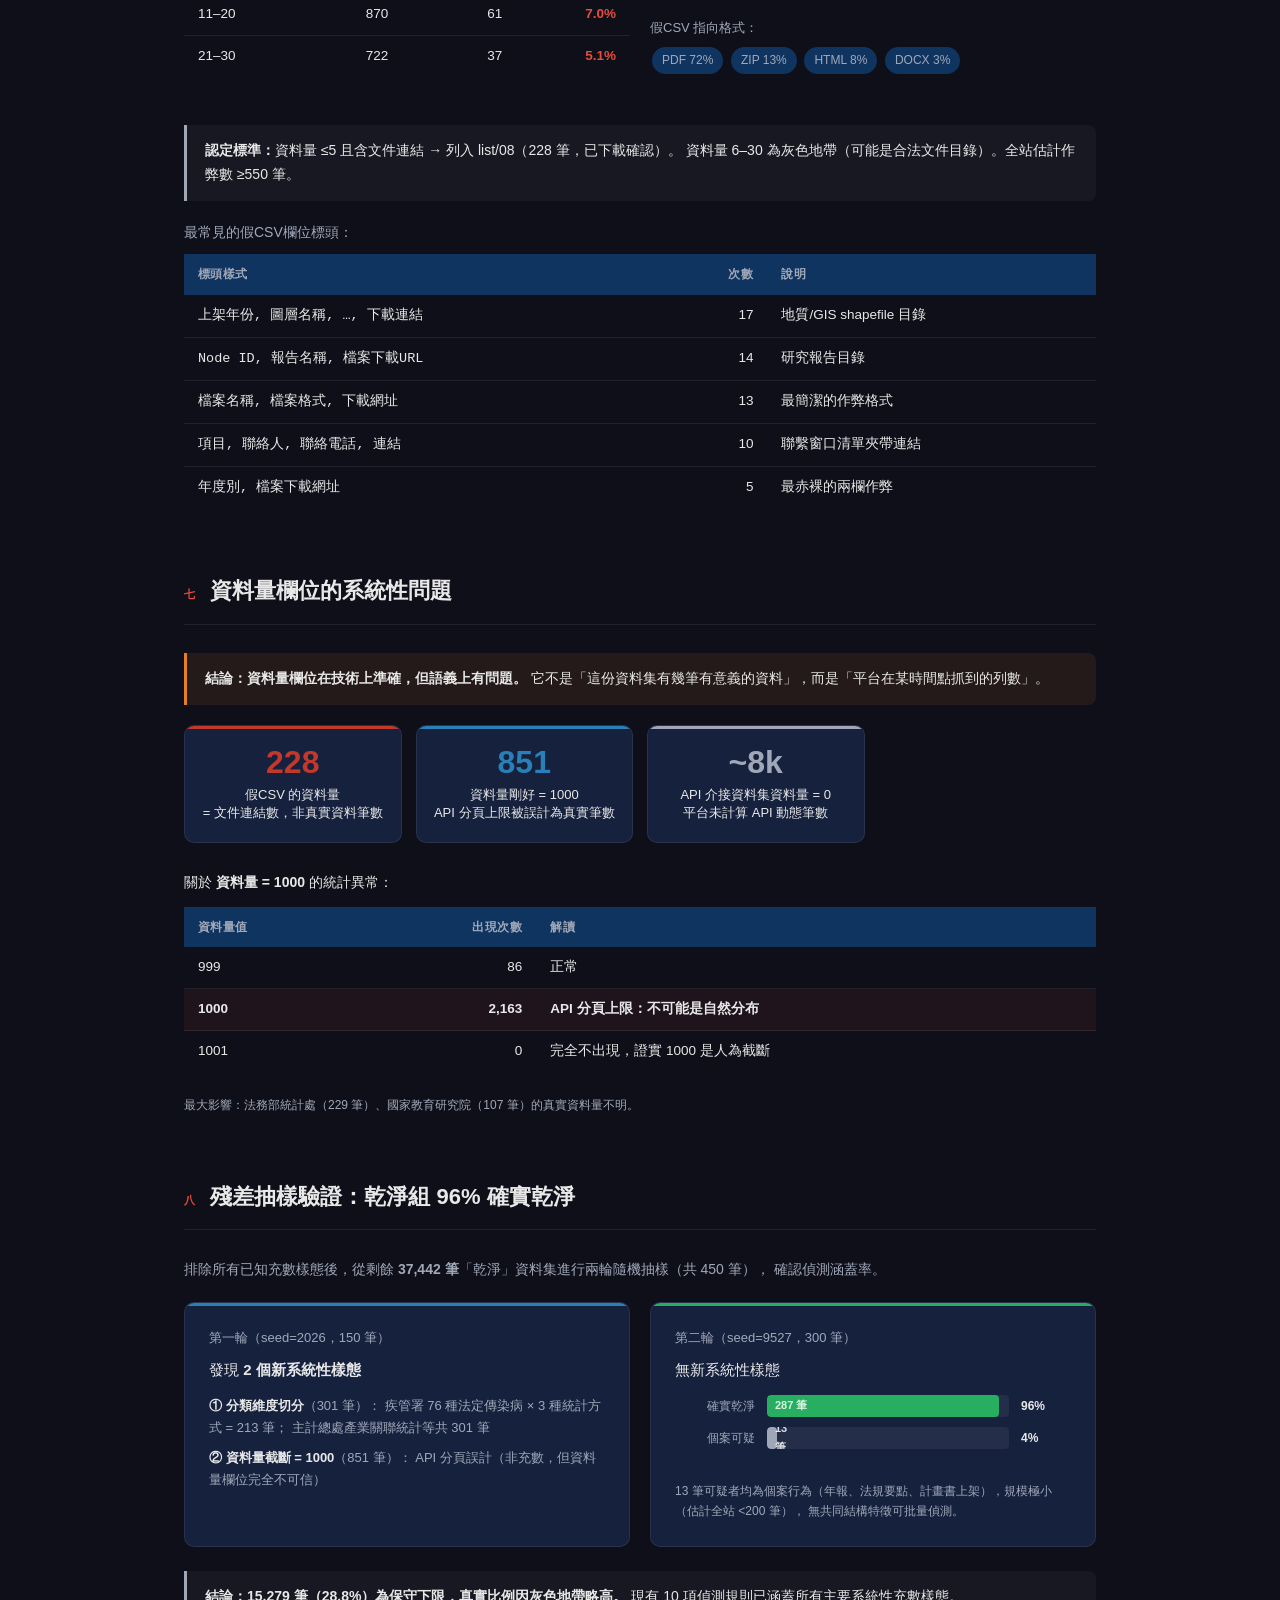
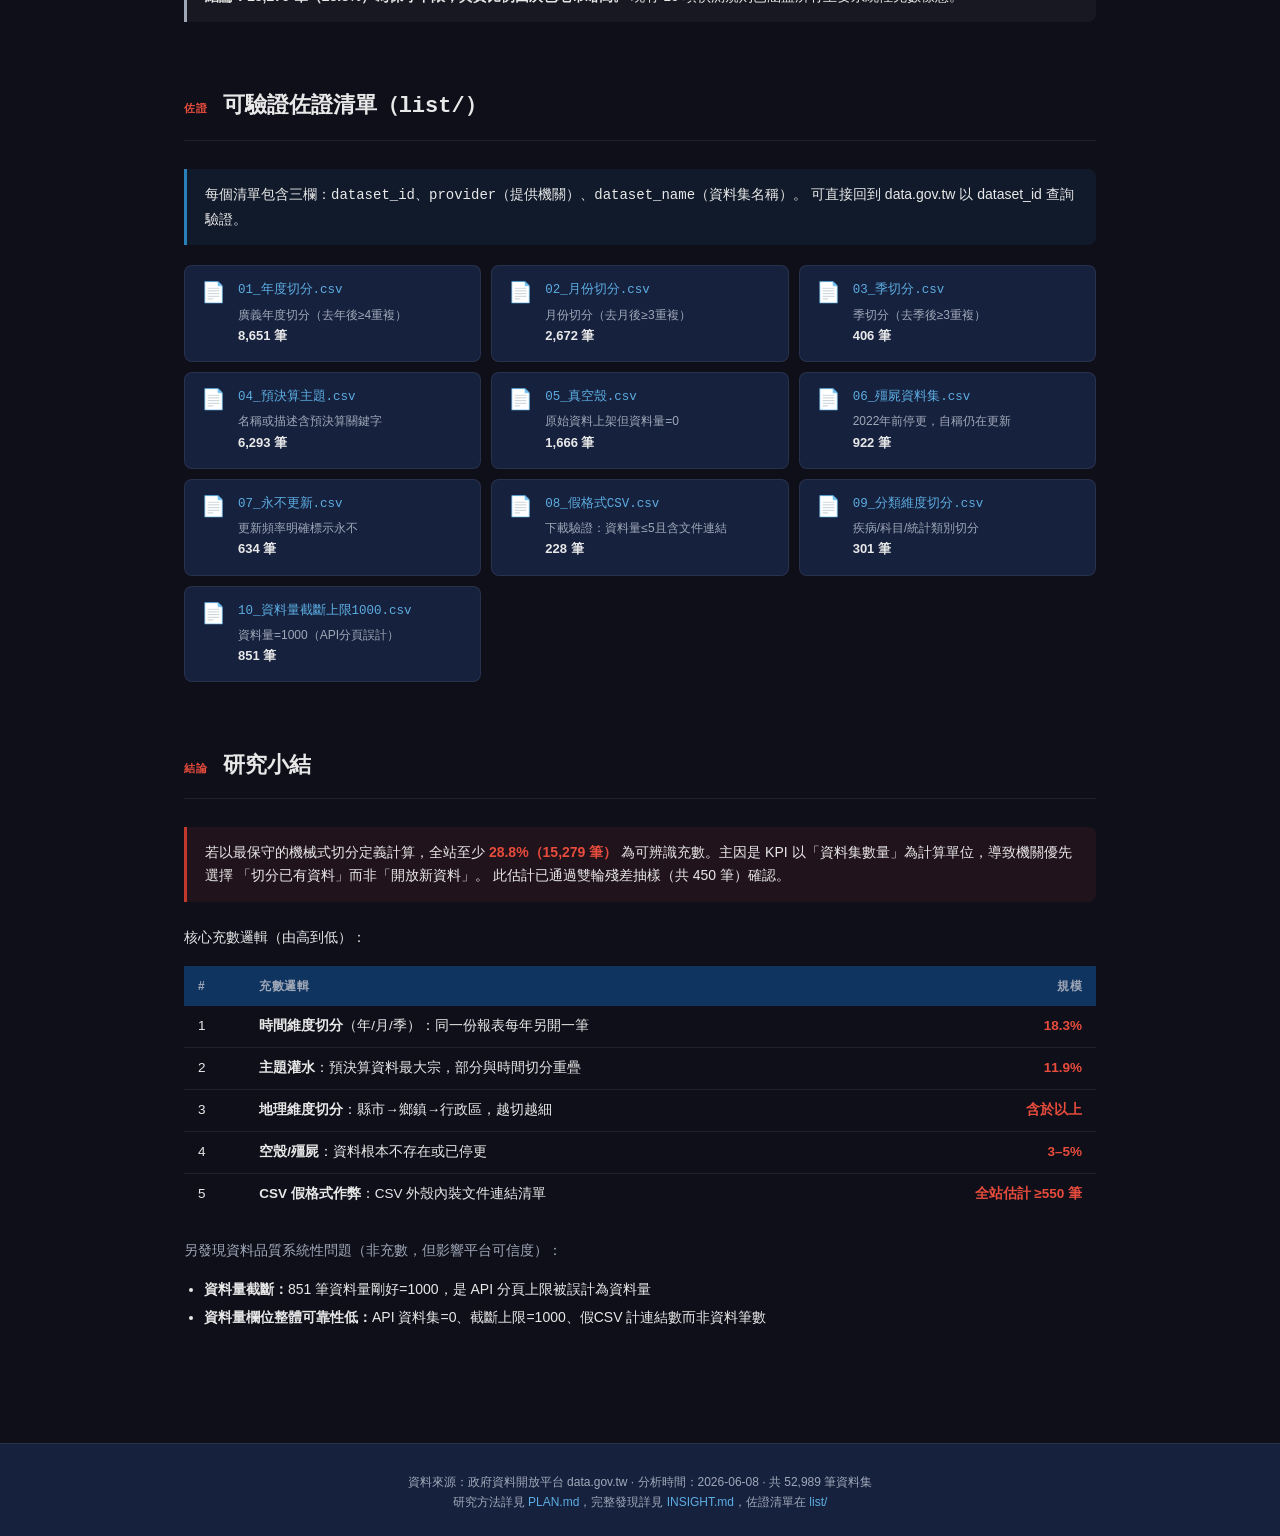
<file: open-data-report/index.html>
<!DOCTYPE html>
<html lang="zh-Hant">
<head>
<meta charset="UTF-8">
<meta name="viewport" content="width=device-width, initial-scale=1.0">
<title>政府資料開放平台充數資料集研究報告</title>
<style>
:root {
  --red: #c0392b;
  --orange: #e67e22;
  --yellow: #f39c12;
  --green: #27ae60;
  --blue: #2980b9;
  --purple: #8e44ad;
  --dark: #1a1a2e;
  --darker: #0f0f1a;
  --surface: #16213e;
  --surface2: #0f3460;
  --text: #e8e8e8;
  --muted: #a0a8b8;
  --border: rgba(255,255,255,0.08);
  --accent: #e74c3c;
}

* { box-sizing: border-box; margin: 0; padding: 0; }

body {
  font-family: 'Noto Sans TC', 'PingFang TC', 'Microsoft JhengHei', sans-serif;
  background: var(--darker);
  color: var(--text);
  line-height: 1.7;
  font-size: 15px;
}

a { color: #5dade2; text-decoration: none; }
a:hover { text-decoration: underline; }

/* ── HERO ── */
.hero {
  background: linear-gradient(135deg, #1a1a2e 0%, #16213e 50%, #0f3460 100%);
  border-bottom: 1px solid var(--border);
  padding: 80px 24px 60px;
  text-align: center;
  position: relative;
  overflow: hidden;
}
.hero::before {
  content: '';
  position: absolute;
  inset: 0;
  background: radial-gradient(ellipse at 60% 40%, rgba(231,76,60,.12) 0%, transparent 70%);
  pointer-events: none;
}
.hero-eyebrow {
  font-size: 13px;
  letter-spacing: 0.12em;
  text-transform: uppercase;
  color: var(--muted);
  margin-bottom: 20px;
}
.hero h1 {
  font-size: clamp(24px, 5vw, 38px);
  font-weight: 700;
  line-height: 1.3;
  margin-bottom: 12px;
}
.hero-sub {
  color: var(--muted);
  font-size: 14px;
  margin-bottom: 48px;
}
.hero-stat-row {
  display: flex;
  justify-content: center;
  gap: 48px;
  flex-wrap: wrap;
}
.hero-stat { text-align: center; }
.hero-stat .num {
  font-size: clamp(42px, 8vw, 72px);
  font-weight: 800;
  color: var(--accent);
  line-height: 1;
  display: block;
}
.hero-stat .num.blue { color: #5dade2; }
.hero-stat .label {
  font-size: 13px;
  color: var(--muted);
  margin-top: 6px;
}

/* ── NAV ── */
.toc {
  background: var(--surface);
  border-bottom: 1px solid var(--border);
  padding: 14px 24px;
  position: sticky;
  top: 0;
  z-index: 100;
}
.toc-inner {
  max-width: 960px;
  margin: 0 auto;
  display: flex;
  gap: 20px;
  flex-wrap: wrap;
  font-size: 13px;
}
.toc a { color: var(--muted); transition: color .15s; }
.toc a:hover { color: var(--text); text-decoration: none; }

/* ── MAIN CONTENT ── */
.wrap {
  max-width: 960px;
  margin: 0 auto;
  padding: 48px 24px;
}

/* sections */
.section { margin-bottom: 64px; }
.section-header {
  display: flex;
  align-items: baseline;
  gap: 14px;
  margin-bottom: 28px;
  padding-bottom: 14px;
  border-bottom: 1px solid var(--border);
}
.section-num {
  font-size: 11px;
  font-weight: 700;
  letter-spacing: .12em;
  color: var(--accent);
  text-transform: uppercase;
  white-space: nowrap;
}
.section-title { font-size: 22px; font-weight: 700; }

/* cards */
.cards {
  display: grid;
  grid-template-columns: repeat(auto-fill, minmax(200px, 1fr));
  gap: 14px;
  margin-bottom: 28px;
}
.card {
  background: var(--surface);
  border: 1px solid var(--border);
  border-radius: 10px;
  padding: 20px 16px;
  text-align: center;
  position: relative;
  overflow: hidden;
}
.card::before {
  content: '';
  position: absolute;
  top: 0; left: 0; right: 0;
  height: 3px;
}
.card.red::before { background: var(--red); }
.card.orange::before { background: var(--orange); }
.card.yellow::before { background: var(--yellow); }
.card.green::before { background: var(--green); }
.card.blue::before { background: var(--blue); }
.card.purple::before { background: var(--purple); }
.card.dim::before { background: var(--muted); }

.card-num {
  font-size: 32px;
  font-weight: 800;
  line-height: 1;
  margin-bottom: 4px;
}
.card.red .card-num { color: var(--red); }
.card.orange .card-num { color: var(--orange); }
.card.yellow .card-num { color: var(--yellow); }
.card.green .card-num { color: var(--green); }
.card.blue .card-num { color: var(--blue); }
.card.purple .card-num { color: var(--purple); }
.card.dim .card-num { color: var(--muted); }

.card-pct {
  font-size: 13px;
  color: var(--muted);
  margin-bottom: 8px;
}
.card-label { font-size: 13px; line-height: 1.4; }

/* bar chart */
.bar-chart { margin-bottom: 32px; }
.bar-row {
  display: grid;
  grid-template-columns: 140px 1fr 70px;
  align-items: center;
  gap: 12px;
  margin-bottom: 10px;
  font-size: 13px;
}
.bar-label { color: var(--muted); text-align: right; white-space: nowrap; }
.bar-track {
  background: rgba(255,255,255,.06);
  border-radius: 4px;
  height: 22px;
  overflow: hidden;
}
.bar-fill {
  height: 100%;
  border-radius: 4px;
  display: flex;
  align-items: center;
  padding-left: 8px;
  font-size: 11px;
  font-weight: 700;
  color: rgba(255,255,255,.85);
  transition: width 0.6s ease;
}
.bar-val { color: var(--text); font-weight: 600; }

/* tables */
.tbl-wrap { overflow-x: auto; margin-bottom: 24px; }
table {
  width: 100%;
  border-collapse: collapse;
  font-size: 13.5px;
}
th {
  background: var(--surface2);
  color: var(--muted);
  font-weight: 600;
  font-size: 12px;
  letter-spacing: .04em;
  text-transform: uppercase;
  padding: 10px 14px;
  text-align: left;
  white-space: nowrap;
}
td {
  padding: 9px 14px;
  border-bottom: 1px solid var(--border);
  vertical-align: top;
}
tr:last-child td { border-bottom: none; }
tr:hover td { background: rgba(255,255,255,.03); }
.num-col { text-align: right; font-variant-numeric: tabular-nums; }
.pct-col { text-align: right; font-variant-numeric: tabular-nums; color: var(--accent); font-weight: 600; }
.badge {
  display: inline-block;
  padding: 2px 8px;
  border-radius: 99px;
  font-size: 11px;
  font-weight: 700;
}
.badge-red { background: rgba(192,57,43,.25); color: #e74c3c; }
.badge-orange { background: rgba(230,126,34,.2); color: #f39c12; }
.badge-blue { background: rgba(41,128,185,.2); color: #5dade2; }
.badge-grey { background: rgba(255,255,255,.08); color: var(--muted); }

/* callout boxes */
.callout {
  border-left: 3px solid;
  padding: 14px 18px;
  border-radius: 0 8px 8px 0;
  margin-bottom: 20px;
  font-size: 14px;
}
.callout.red { border-color: var(--red); background: rgba(192,57,43,.1); }
.callout.orange { border-color: var(--orange); background: rgba(230,126,34,.1); }
.callout.blue { border-color: var(--blue); background: rgba(41,128,185,.1); }
.callout.grey { border-color: var(--muted); background: rgba(255,255,255,.04); }

/* pill tags */
.pill {
  display: inline-block;
  padding: 3px 10px;
  border-radius: 99px;
  font-size: 12px;
  margin: 2px;
  background: var(--surface2);
  color: var(--muted);
}

/* grid for two columns */
.two-col {
  display: grid;
  grid-template-columns: 1fr 1fr;
  gap: 20px;
}
@media (max-width: 640px) {
  .two-col { grid-template-columns: 1fr; }
  .bar-row { grid-template-columns: 90px 1fr 60px; }
}

/* footnote */
.footnote {
  font-size: 12px;
  color: var(--muted);
  margin-top: 8px;
  line-height: 1.5;
}

/* list files section */
.file-grid {
  display: grid;
  grid-template-columns: repeat(auto-fill, minmax(280px, 1fr));
  gap: 10px;
}
.file-card {
  background: var(--surface);
  border: 1px solid var(--border);
  border-radius: 8px;
  padding: 14px 16px;
  display: flex;
  gap: 12px;
  align-items: flex-start;
}
.file-icon {
  font-size: 20px;
  flex-shrink: 0;
  line-height: 1;
  margin-top: 2px;
}
.file-name {
  font-size: 12.5px;
  font-family: 'Menlo', 'Monaco', 'Consolas', monospace;
  color: #5dade2;
  margin-bottom: 3px;
}
.file-desc { font-size: 12px; color: var(--muted); }
.file-count { font-size: 13px; font-weight: 700; color: var(--text); }

/* footer */
footer {
  background: var(--surface);
  border-top: 1px solid var(--border);
  padding: 28px 24px;
  text-align: center;
  font-size: 12px;
  color: var(--muted);
}

/* donut (pure CSS) */
.donut-wrap {
  display: flex;
  align-items: center;
  gap: 32px;
  margin-bottom: 28px;
  flex-wrap: wrap;
}
.donut-svg { flex-shrink: 0; }
.donut-legend { display: flex; flex-direction: column; gap: 8px; }
.legend-row { display: flex; align-items: center; gap: 8px; font-size: 13px; }
.legend-dot {
  width: 10px; height: 10px; border-radius: 50%; flex-shrink: 0;
}

/* highlight number inline */
strong.n { color: #f0f0f0; }
strong.accent { color: var(--accent); }
</style>
</head>
<body>

<!-- ═══════════════════════════════════ HERO ═══════════════════════════════════ -->
<div class="hero">
  <div class="hero-eyebrow">資料品質研究 · 2026-06-08</div>
  <h1>政府資料開放平台充數資料集研究報告</h1>
  <div class="hero-sub">
    資料來源：data.gov.tw 完整資料集清單，共 52,989 筆（含佐證清單 <code>list/</code> 可驗證）
  </div>
  <div class="hero-stat-row">
    <div class="hero-stat">
      <span class="num">28.8%</span>
      <div class="label">可辨識充數（去重後 15,279 筆）</div>
    </div>
    <div class="hero-stat">
      <span class="num blue">52,989</span>
      <div class="label">全站資料集總數</div>
    </div>
    <div class="hero-stat">
      <span class="num" style="color:#f39c12">10</span>
      <div class="label">已辨識充數樣態</div>
    </div>
  </div>
</div>

<!-- ═══════════════════════════════════ TOC ════════════════════════════════════ -->
<nav class="toc">
  <div class="toc-inner">
    <span style="color:var(--text);font-weight:600">跳至：</span>
    <a href="#overview">總覽</a>
    <a href="#time">時間切分</a>
    <a href="#budget">預決算</a>
    <a href="#shell">空殼殭屍</a>
    <a href="#bigram">主題發現</a>
    <a href="#dimension">維度組合</a>
    <a href="#fakesv">假格式 CSV</a>
    <a href="#quality">資料量準確性</a>
    <a href="#validation">殘差驗證</a>
    <a href="#files">佐證清單</a>
  </div>
</nav>

<div class="wrap">

<!-- ═══════════════════════════════════ OVERVIEW ═══════════════════════════════ -->
<section class="section" id="overview">
  <div class="section-header">
    <span class="section-num">總覽</span>
    <h2 class="section-title">去重後至少 28.8% 為可辨識充數</h2>
  </div>

  <div class="callout red">
    政府資料開放平台以「資料集數量」作為 KPI，導致機關傾向「切分既有資料」而非「開放新資料」。
    以最保守的機械式偵測計算，全站 52,989 筆中至少 <strong class="accent">15,279 筆（28.8%）</strong>屬可辨識充數。
    此數字已通過雙輪隨機殘差抽樣（共 450 筆）確認：乾淨組 96% 確為有效資料，
    <strong>15,279 為保守下限</strong>。
  </div>

  <div class="bar-chart">
    <div class="bar-row">
      <div class="bar-label">廣義年度切分</div>
      <div class="bar-track"><div class="bar-fill" style="width:56%;background:var(--red)">8,541</div></div>
      <div class="bar-val">16.1%</div>
    </div>
    <div class="bar-row">
      <div class="bar-label">預決算主題</div>
      <div class="bar-track"><div class="bar-fill" style="width:41%;background:var(--orange)">6,293</div></div>
      <div class="bar-val">11.9%</div>
    </div>
    <div class="bar-row">
      <div class="bar-label">月份切分</div>
      <div class="bar-track"><div class="bar-fill" style="width:17%;background:var(--yellow)">2,651</div></div>
      <div class="bar-val">5.0%</div>
    </div>
    <div class="bar-row">
      <div class="bar-label">真空殼</div>
      <div class="bar-track"><div class="bar-fill" style="width:11%;background:var(--purple)">1,666</div></div>
      <div class="bar-val">3.1%</div>
    </div>
    <div class="bar-row">
      <div class="bar-label">殭屍資料集</div>
      <div class="bar-track"><div class="bar-fill" style="width:6%;background:#8e44ad">922</div></div>
      <div class="bar-val">1.7%</div>
    </div>
    <div class="bar-row">
      <div class="bar-label">永久不更新</div>
      <div class="bar-track"><div class="bar-fill" style="width:4%;background:var(--muted)">634</div></div>
      <div class="bar-val">1.2%</div>
    </div>
    <div class="bar-row">
      <div class="bar-label">季切分</div>
      <div class="bar-track"><div class="bar-fill" style="width:3%;background:#1abc9c">398</div></div>
      <div class="bar-val">0.8%</div>
    </div>
    <div class="bar-row" style="margin-top:14px;border-top:1px solid var(--border);padding-top:14px">
      <div class="bar-label" style="color:var(--text);font-weight:600">聯集去重後</div>
      <div class="bar-track"><div class="bar-fill" style="width:100%;background:linear-gradient(90deg,var(--red),var(--orange))">15,279 筆</div></div>
      <div class="bar-val" style="color:var(--accent);font-weight:700">28.8%</div>
    </div>
  </div>
  <div class="footnote">各樣態有重疊。時間切分（年＋月＋季）聯集為 9,680 筆（18.3%）。</div>
</section>

<!-- ═══════════════════════════════════ TIME ══════════════════════════════════ -->
<section class="section" id="time">
  <div class="section-header">
    <span class="section-num">一</span>
    <h2 class="section-title">時間維度切分（最大宗，18.3%）</h2>
  </div>

  <div class="cards">
    <div class="card red">
      <div class="card-num">8,541</div>
      <div class="card-pct">16.1%</div>
      <div class="card-label">廣義年度切分<br><small>1,313 種基礎報表</small></div>
    </div>
    <div class="card yellow">
      <div class="card-num">2,651</div>
      <div class="card-pct">5.0%</div>
      <div class="card-label">月份切分<br><small>275 種基礎模式</small></div>
    </div>
    <div class="card green">
      <div class="card-num">398</div>
      <div class="card-pct">0.8%</div>
      <div class="card-label">季切分<br><small>105 種基礎模式</small></div>
    </div>
  </div>

  <div class="callout orange">
    <strong>核心手法：</strong>同一份報表每個會計年度另開一筆，而非更新同一筆資料集。
    全站 30.8% 的資料集名稱含年度數字；去除年份後有 ≥4 筆重複者才計入，以排除確實需要分年保存的情況。
  </div>

  <p style="margin-bottom:16px;font-size:14px;color:var(--muted)">典型案例：</p>
  <div class="tbl-wrap">
    <table>
      <thead><tr><th>機關</th><th>模式</th><th>筆數</th></tr></thead>
      <tbody>
        <tr><td>新北市政府主計處</td><td>新北市總預算各類表格 × 16 年</td><td class="num-col"><strong class="n">96</strong></td></tr>
        <tr><td>臺中市政府警察局</td><td>交通事故資料 × 12 月 × 9 年</td><td class="num-col"><strong class="n">108</strong></td></tr>
        <tr><td>立法院</td><td>會計月報 × 12 月 × 3 年</td><td class="num-col"><strong class="n">36</strong></td></tr>
        <tr><td>新竹縣政府</td><td>印花稅/契稅季報 × 4 季 × 多年</td><td class="num-col"><strong class="n">~80</strong></td></tr>
      </tbody>
    </table>
  </div>
</section>

<!-- ═══════════════════════════════════ BUDGET ════════════════════════════════ -->
<section class="section" id="budget">
  <div class="section-header">
    <span class="section-num">二</span>
    <h2 class="section-title">預決算主題（11.9%）</h2>
  </div>

  <div class="callout orange">
    名稱或描述含預決算相關關鍵字的資料集共 <strong class="n">6,293 筆</strong>，
    其中 37.6%（2,364 筆）同時屬於廣義年度切分。
    兩者合計是「每年上架一筆同一機關預決算表」的典型樣態。
  </div>

  <div class="two-col">
    <div>
      <p style="font-size:13px;color:var(--muted);margin-bottom:12px">關鍵字分布</p>
      <div class="tbl-wrap">
        <table>
          <thead><tr><th>關鍵字</th><th class="num-col">筆數</th><th class="num-col">佔全站</th></tr></thead>
          <tbody>
            <tr><td>預算</td><td class="num-col">5,835</td><td class="pct-col">11.0%</td></tr>
            <tr><td>決算</td><td class="num-col">2,035</td><td class="pct-col">3.8%</td></tr>
            <tr><td>歲入</td><td class="num-col">1,451</td><td class="pct-col">2.7%</td></tr>
            <tr><td>會計月報</td><td class="num-col">1,392</td><td class="pct-col">2.6%</td></tr>
            <tr><td>歲出</td><td class="num-col">1,330</td><td class="pct-col">2.5%</td></tr>
          </tbody>
        </table>
      </div>
    </div>
    <div>
      <p style="font-size:13px;color:var(--muted);margin-bottom:12px">最大貢獻機關</p>
      <div class="tbl-wrap">
        <table>
          <thead><tr><th>機關</th><th class="num-col">筆數</th></tr></thead>
          <tbody>
            <tr><td>法務部矯正署</td><td class="num-col">849</td></tr>
            <tr><td>新北市政府主計處</td><td class="num-col">557</td></tr>
            <tr><td>行政院主計總處</td><td class="num-col">546</td></tr>
            <tr><td>臺中市政府主計處</td><td class="num-col">526</td></tr>
            <tr><td>農業部</td><td class="num-col">458</td></tr>
          </tbody>
        </table>
      </div>
    </div>
  </div>
</section>

<!-- ═══════════════════════════════════ SHELL ════════════════════════════════ -->
<section class="section" id="shell">
  <div class="section-header">
    <span class="section-num">三</span>
    <h2 class="section-title">空殼與殭屍資料集（合計 ~5%）</h2>
  </div>

  <div class="cards">
    <div class="card purple">
      <div class="card-num">1,666</div>
      <div class="card-pct">3.1%</div>
      <div class="card-label">真空殼<br><small>上架方式=原始資料但資料量=0</small></div>
    </div>
    <div class="card dim">
      <div class="card-num">922</div>
      <div class="card-pct">1.7%</div>
      <div class="card-label">殭屍資料集<br><small>≥3 年未更新，自稱仍在更新</small></div>
    </div>
    <div class="card dim">
      <div class="card-num">634</div>
      <div class="card-pct">1.2%</div>
      <div class="card-label">永久不更新<br><small>頻率標示「不更新」或「永不」</small></div>
    </div>
  </div>

  <div class="tbl-wrap">
    <table>
      <thead><tr><th>類型</th><th>最大來源機關</th><th class="num-col">筆數</th><th>說明</th></tr></thead>
      <tbody>
        <tr>
          <td><span class="badge badge-red">真空殼</span></td>
          <td>主計總處（161）、國家海洋研究院（159）、連江縣政府（152）</td>
          <td class="num-col">1,666</td>
          <td>API 資料量=0 屬正常，此處僅計原始資料上架</td>
        </tr>
        <tr>
          <td><span class="badge badge-orange">殭屍</span></td>
          <td>雲林縣政府（151）、立法院（118）、連江縣政府（97）</td>
          <td class="num-col">922</td>
          <td>2022 年前停止更新但頻率未設為「不更新」</td>
        </tr>
        <tr>
          <td><span class="badge badge-grey">不更新</span></td>
          <td>花蓮縣政府（238）、花蓮縣地方稅務局（143）、監察院（85）</td>
          <td class="num-col">634</td>
          <td>至少誠實標示了永不更新</td>
        </tr>
      </tbody>
    </table>
  </div>
</section>

<!-- ═══════════════════════════════════ BIGRAM ════════════════════════════════ -->
<section class="section" id="bigram">
  <div class="section-header">
    <span class="section-num">四</span>
    <h2 class="section-title">Bigram 主題掃描發現的高密度充數領域</h2>
  </div>

  <div class="callout blue">
    <strong>研究方法：</strong>將所有資料集名稱拆成 bigram（相鄰兩字），
    計算每個 bigram 群「去掉年月縣市後名稱重複率」作為充數密度指標。
    此方法成功找出事前未預期的新充數主題。
  </div>

  <div class="tbl-wrap">
    <table>
      <thead><tr><th>主題</th><th class="num-col">筆數</th><th class="num-col">年度切分率</th><th>充數手法</th></tr></thead>
      <tbody>
        <tr>
          <td>公告地價 ／ 土地現值</td>
          <td class="num-col">1,249</td>
          <td class="pct-col">87%</td>
          <td>年度 × 縣市 × 鄉鎮三重切分</td>
        </tr>
        <tr>
          <td>附屬單位預決算</td>
          <td class="num-col">1,379</td>
          <td class="pct-col">82%</td>
          <td>年度 × 機關數十個</td>
        </tr>
        <tr>
          <td>矯正署會計報告</td>
          <td class="num-col">1,151</td>
          <td class="pct-col">60%</td>
          <td>年度 × 50+ 監所各自上架</td>
        </tr>
        <tr>
          <td>綜合所得稅申報</td>
          <td class="num-col">706</td>
          <td class="pct-col" style="color:var(--accent)">0%</td>
          <td><strong>純縣市切分</strong>（年度切分未命中的新樣態）</td>
        </tr>
        <tr>
          <td>不動產實價登錄</td>
          <td class="num-col">530</td>
          <td class="pct-col">80%</td>
          <td>年月 × 縣市 × 行政區三重切分</td>
        </tr>
        <tr>
          <td>交通事故統計</td>
          <td class="num-col">469</td>
          <td class="pct-col">84%</td>
          <td>年度 × 月份切分</td>
        </tr>
        <tr>
          <td>使用牌照稅</td>
          <td class="num-col">347</td>
          <td class="pct-col">50%</td>
          <td>年度 × 期別 × 縣市</td>
        </tr>
      </tbody>
    </table>
  </div>

  <div class="callout red">
    <strong>亮點：綜合所得稅申報</strong>——財政部同一份全國資料，
    拆成 22 縣市 × 10 種統計表格 = <strong class="n">220 筆</strong>。
    沒有年份切分，是純粹的地理維度爆炸。原本 1 筆含縣市欄位的資料集即可涵蓋全部。
  </div>
</section>

<!-- ═══════════════════════════════════ DIMENSION ════════════════════════════ -->
<section class="section" id="dimension">
  <div class="section-header">
    <span class="section-num">五</span>
    <h2 class="section-title">維度組合充數：切分越細筆數越多</h2>
  </div>

  <p style="font-size:14px;color:var(--muted);margin-bottom:20px">
    多個維度疊加產生指數級爆炸——年份 × 月份 × 行政區三重切分，
    一份原始資料可輕易膨脹為數百筆。
  </p>

  <div class="tbl-wrap">
    <table>
      <thead><tr><th>資料類型</th><th>切分維度</th><th class="num-col">約多少筆</th></tr></thead>
      <tbody>
        <tr><td>新北市不動產實價登錄</td><td>年份 × 月份 × 29 行政區</td><td class="num-col">300+</td></tr>
        <tr><td>矯正署各監所會計月報</td><td>年度 × 月份 × 50+ 監所</td><td class="num-col">500+</td></tr>
        <tr><td>雲林縣公告土地現值</td><td>年份 × 20 鄉鎮</td><td class="num-col">100+</td></tr>
        <tr><td>臺中市十大易肇事路段</td><td>年度 × 12 月</td><td class="num-col">100+</td></tr>
      </tbody>
    </table>
  </div>

  <p style="font-size:14px;color:var(--muted);margin-bottom:16px;margin-top:28px">服務分類充數密度：</p>
  <div class="tbl-wrap">
    <table>
      <thead><tr><th>分類</th><th class="num-col">全站筆數</th><th class="num-col">充數</th><th class="num-col">充數率</th></tr></thead>
      <tbody>
        <tr><td><strong>選舉及投票</strong></td><td class="num-col">253</td><td class="num-col">99</td><td class="pct-col">39.1%</td></tr>
        <tr><td>公共資訊（最大分類）</td><td class="num-col">30,390</td><td class="num-col">8,485</td><td class="pct-col">27.9%</td></tr>
        <tr><td>交通及通訊</td><td class="num-col">3,540</td><td class="num-col">496</td><td class="pct-col">14.0%</td></tr>
        <tr><td>休閒旅遊</td><td class="num-col">1,499</td><td class="num-col">208</td><td class="pct-col">13.9%</td></tr>
        <tr><td>購屋及遷徙</td><td class="num-col">4,001</td><td class="num-col">416</td><td class="pct-col">10.4%</td></tr>
        <tr><td>投資理財</td><td class="num-col">1,679</td><td class="num-col">29</td><td class="pct-col">1.7%</td></tr>
        <tr><td>求職及就業</td><td class="num-col">970</td><td class="num-col">8</td><td class="pct-col">0.8%</td></tr>
      </tbody>
    </table>
  </div>
</section>

<!-- ═══════════════════════════════════ FAKE CSV ══════════════════════════════ -->
<section class="section" id="fakesv">
  <div class="section-header">
    <span class="section-num">六</span>
    <h2 class="section-title">CSV 假格式作弊（實際下載驗證）</h2>
  </div>

  <div class="callout red">
    <strong>背景：</strong>平台「資料品質提升機制」要求採用 CSV/JSON/XML，不得用 PDF/DOCX。
    部分機關的因應手法：<strong>上傳一個 CSV，但內容只有「名稱，下載網址」兩欄，
    每一列是一個 PDF/Word 連結</strong>。格式合規，內容仍是文件目錄。
  </div>

  <p style="font-size:14px;color:var(--muted);margin-bottom:16px">
    研究方法：對 CSV-only 資料集用 <code style="background:rgba(255,255,255,.08);padding:2px 6px;border-radius:4px">curl -r 0-499</code>
    下載前 500 bytes，偵測標頭含文件連結關鍵字（下載/連結/網址/位址/附件/檔案）。
  </p>

  <div class="two-col" style="margin-bottom:24px">
    <div>
      <p style="font-size:13px;color:var(--muted);margin-bottom:10px">各資料量作弊率</p>
      <div class="tbl-wrap">
        <table>
          <thead><tr><th>資料量</th><th class="num-col">樣本</th><th class="num-col">假CSV</th><th class="num-col">比例</th></tr></thead>
          <tbody>
            <tr><td>1</td><td class="num-col">1,869</td><td class="num-col">169</td><td class="pct-col">9.0%</td></tr>
            <tr><td>2</td><td class="num-col">146</td><td class="num-col">21</td><td class="pct-col">14.4%</td></tr>
            <tr><td>3</td><td class="num-col">189</td><td class="num-col">14</td><td class="pct-col">7.4%</td></tr>
            <tr><td>4</td><td class="num-col">150</td><td class="num-col">15</td><td class="pct-col">10.0%</td></tr>
            <tr><td>5</td><td class="num-col">143</td><td class="num-col">9</td><td class="pct-col">6.3%</td></tr>
            <tr><td>6–10</td><td class="num-col">585</td><td class="num-col">42</td><td class="pct-col">7.2%</td></tr>
            <tr><td>11–20</td><td class="num-col">870</td><td class="num-col">61</td><td class="pct-col">7.0%</td></tr>
            <tr><td>21–30</td><td class="num-col">722</td><td class="num-col">37</td><td class="pct-col">5.1%</td></tr>
          </tbody>
        </table>
      </div>
    </div>
    <div>
      <p style="font-size:13px;color:var(--muted);margin-bottom:10px">最大作弊機關（list/08）</p>
      <div class="tbl-wrap">
        <table>
          <thead><tr><th>機關</th><th class="num-col">筆數</th></tr></thead>
          <tbody>
            <tr><td>經濟部地質調查及礦業管理中心</td><td class="num-col">53</td></tr>
            <tr><td>國家發展委員會</td><td class="num-col">30</td></tr>
            <tr><td>經濟部</td><td class="num-col">19</td></tr>
            <tr><td>法務部調查局</td><td class="num-col">16</td></tr>
            <tr><td>法務部檢察司</td><td class="num-col">16</td></tr>
            <tr><td>台灣電力股份有限公司</td><td class="num-col">15</td></tr>
          </tbody>
        </table>
      </div>
      <div style="margin-top:16px;font-size:13px">
        <p style="color:var(--muted);margin-bottom:6px">假CSV 指向格式：</p>
        <span class="pill">PDF 72%</span>
        <span class="pill">ZIP 13%</span>
        <span class="pill">HTML 8%</span>
        <span class="pill">DOCX 3%</span>
      </div>
    </div>
  </div>

  <div class="callout grey">
    <strong>認定標準：</strong>資料量 ≤5 且含文件連結 → 列入 list/08（228 筆，已下載確認）。
    資料量 6–30 為灰色地帶（可能是合法文件目錄）。全站估計作弊數 ≥550 筆。
  </div>

  <p style="font-size:14px;color:var(--muted);margin-bottom:10px">最常見的假CSV欄位標頭：</p>
  <div class="tbl-wrap">
    <table>
      <thead><tr><th>標頭樣式</th><th class="num-col">次數</th><th>說明</th></tr></thead>
      <tbody>
        <tr><td><code>上架年份, 圖層名稱, …, 下載連結</code></td><td class="num-col">17</td><td>地質/GIS shapefile 目錄</td></tr>
        <tr><td><code>Node ID, 報告名稱, 檔案下載URL</code></td><td class="num-col">14</td><td>研究報告目錄</td></tr>
        <tr><td><code>檔案名稱, 檔案格式, 下載網址</code></td><td class="num-col">13</td><td>最簡潔的作弊格式</td></tr>
        <tr><td><code>項目, 聯絡人, 聯絡電話, 連結</code></td><td class="num-col">10</td><td>聯繫窗口清單夾帶連結</td></tr>
        <tr><td><code>年度別, 檔案下載網址</code></td><td class="num-col">5</td><td>最赤裸的兩欄作弊</td></tr>
      </tbody>
    </table>
  </div>
</section>

<!-- ═══════════════════════════════════ QUALITY ════════════════════════════════ -->
<section class="section" id="quality">
  <div class="section-header">
    <span class="section-num">七</span>
    <h2 class="section-title">資料量欄位的系統性問題</h2>
  </div>

  <div class="callout orange">
    <strong>結論：資料量欄位在技術上準確，但語義上有問題。</strong>
    它不是「這份資料集有幾筆有意義的資料」，而是「平台在某時間點抓到的列數」。
  </div>

  <div class="cards">
    <div class="card red">
      <div class="card-num">228</div>
      <div class="card-pct"></div>
      <div class="card-label">假CSV 的資料量<br>= 文件連結數，非真實資料筆數</div>
    </div>
    <div class="card blue">
      <div class="card-num">851</div>
      <div class="card-pct"></div>
      <div class="card-label">資料量剛好 = 1000<br>API 分頁上限被誤計為真實筆數</div>
    </div>
    <div class="card dim">
      <div class="card-num">~8k</div>
      <div class="card-pct"></div>
      <div class="card-label">API 介接資料集資料量 = 0<br>平台未計算 API 動態筆數</div>
    </div>
  </div>

  <p style="font-size:14px;margin-bottom:12px">關於 <strong>資料量 = 1000</strong> 的統計異常：</p>
  <div class="tbl-wrap">
    <table>
      <thead><tr><th>資料量值</th><th class="num-col">出現次數</th><th>解讀</th></tr></thead>
      <tbody>
        <tr><td>999</td><td class="num-col">86</td><td>正常</td></tr>
        <tr><td style="background:rgba(231,76,60,.08)"><strong>1000</strong></td><td class="num-col" style="background:rgba(231,76,60,.08)"><strong>2,163</strong></td><td style="background:rgba(231,76,60,.08)"><strong>API 分頁上限：不可能是自然分布</strong></td></tr>
        <tr><td>1001</td><td class="num-col">0</td><td>完全不出現，證實 1000 是人為截斷</td></tr>
      </tbody>
    </table>
  </div>
  <div class="footnote">最大影響：法務部統計處（229 筆）、國家教育研究院（107 筆）的真實資料量不明。</div>
</section>

<!-- ═══════════════════════════════════ VALIDATION ════════════════════════════ -->
<section class="section" id="validation">
  <div class="section-header">
    <span class="section-num">八</span>
    <h2 class="section-title">殘差抽樣驗證：乾淨組 96% 確實乾淨</h2>
  </div>

  <p style="font-size:14px;color:var(--muted);margin-bottom:20px">
    排除所有已知充數樣態後，從剩餘 <strong>37,442 筆</strong>「乾淨」資料集進行兩輪隨機抽樣（共 450 筆），
    確認偵測涵蓋率。
  </p>

  <div class="two-col">
    <div class="card blue" style="text-align:left;padding:24px">
      <div style="font-size:13px;color:var(--muted);margin-bottom:8px">第一輪（seed=2026，150 筆）</div>
      <div style="font-size:15px;margin-bottom:12px">發現 <strong>2 個新系統性樣態</strong></div>
      <p style="font-size:13px;color:var(--muted)">
        <strong style="color:var(--text)">① 分類維度切分</strong>（301 筆）：
        疾管署 76 種法定傳染病 × 3 種統計方式 = 213 筆；
        主計總處產業關聯統計等共 301 筆
      </p>
      <p style="font-size:13px;color:var(--muted);margin-top:8px">
        <strong style="color:var(--text)">② 資料量截斷 = 1000</strong>（851 筆）：
        API 分頁誤計（非充數，但資料量欄位完全不可信）
      </p>
    </div>
    <div class="card green" style="text-align:left;padding:24px">
      <div style="font-size:13px;color:var(--muted);margin-bottom:8px">第二輪（seed=9527，300 筆）</div>
      <div style="font-size:15px;margin-bottom:12px">無新系統性樣態</div>
      <div class="bar-chart">
        <div class="bar-row" style="grid-template-columns:80px 1fr 50px;font-size:12px">
          <div class="bar-label" style="font-size:12px">確實乾淨</div>
          <div class="bar-track"><div class="bar-fill" style="width:96%;background:var(--green)">287 筆</div></div>
          <div class="bar-val">96%</div>
        </div>
        <div class="bar-row" style="grid-template-columns:80px 1fr 50px;font-size:12px">
          <div class="bar-label" style="font-size:12px">個案可疑</div>
          <div class="bar-track"><div class="bar-fill" style="width:4%;background:var(--muted)">13 筆</div></div>
          <div class="bar-val">4%</div>
        </div>
      </div>
      <p style="font-size:12px;color:var(--muted);margin-top:8px">
        13 筆可疑者均為個案行為（年報、法規要點、計畫書上架），規模極小（估計全站 &lt;200 筆），
        無共同結構特徵可批量偵測。
      </p>
    </div>
  </div>

  <div class="callout grey" style="margin-top:24px">
    <strong>結論：15,279 筆（28.8%）為保守下限，真實比例因灰色地帶略高。</strong>
    現有 10 項偵測規則已涵蓋所有主要系統性充數樣態。
  </div>
</section>

<!-- ═══════════════════════════════════ FILES ════════════════════════════════ -->
<section class="section" id="files">
  <div class="section-header">
    <span class="section-num">佐證</span>
    <h2 class="section-title">可驗證佐證清單（<code>list/</code>）</h2>
  </div>

  <div class="callout blue">
    每個清單包含三欄：<code>dataset_id</code>、<code>provider</code>（提供機關）、<code>dataset_name</code>（資料集名稱）。
    可直接回到 data.gov.tw 以 dataset_id 查詢驗證。
  </div>

  <div class="file-grid">
    <div class="file-card">
      <div class="file-icon">📄</div>
      <div>
        <div class="file-name">01_年度切分.csv</div>
        <div class="file-desc">廣義年度切分（去年後≥4重複）</div>
        <div class="file-count">8,651 筆</div>
      </div>
    </div>
    <div class="file-card">
      <div class="file-icon">📄</div>
      <div>
        <div class="file-name">02_月份切分.csv</div>
        <div class="file-desc">月份切分（去月後≥3重複）</div>
        <div class="file-count">2,672 筆</div>
      </div>
    </div>
    <div class="file-card">
      <div class="file-icon">📄</div>
      <div>
        <div class="file-name">03_季切分.csv</div>
        <div class="file-desc">季切分（去季後≥3重複）</div>
        <div class="file-count">406 筆</div>
      </div>
    </div>
    <div class="file-card">
      <div class="file-icon">📄</div>
      <div>
        <div class="file-name">04_預決算主題.csv</div>
        <div class="file-desc">名稱或描述含預決算關鍵字</div>
        <div class="file-count">6,293 筆</div>
      </div>
    </div>
    <div class="file-card">
      <div class="file-icon">📄</div>
      <div>
        <div class="file-name">05_真空殼.csv</div>
        <div class="file-desc">原始資料上架但資料量=0</div>
        <div class="file-count">1,666 筆</div>
      </div>
    </div>
    <div class="file-card">
      <div class="file-icon">📄</div>
      <div>
        <div class="file-name">06_殭屍資料集.csv</div>
        <div class="file-desc">2022年前停更，自稱仍在更新</div>
        <div class="file-count">922 筆</div>
      </div>
    </div>
    <div class="file-card">
      <div class="file-icon">📄</div>
      <div>
        <div class="file-name">07_永不更新.csv</div>
        <div class="file-desc">更新頻率明確標示永不</div>
        <div class="file-count">634 筆</div>
      </div>
    </div>
    <div class="file-card">
      <div class="file-icon">📄</div>
      <div>
        <div class="file-name">08_假格式CSV.csv</div>
        <div class="file-desc">下載驗證：資料量≤5且含文件連結</div>
        <div class="file-count">228 筆</div>
      </div>
    </div>
    <div class="file-card">
      <div class="file-icon">📄</div>
      <div>
        <div class="file-name">09_分類維度切分.csv</div>
        <div class="file-desc">疾病/科目/統計類別切分</div>
        <div class="file-count">301 筆</div>
      </div>
    </div>
    <div class="file-card">
      <div class="file-icon">📄</div>
      <div>
        <div class="file-name">10_資料量截斷上限1000.csv</div>
        <div class="file-desc">資料量=1000（API分頁誤計）</div>
        <div class="file-count">851 筆</div>
      </div>
    </div>
  </div>
</section>

<!-- ═══════════════════════════════════ SUMMARY ════════════════════════════════ -->
<section class="section">
  <div class="section-header">
    <span class="section-num">結論</span>
    <h2 class="section-title">研究小結</h2>
  </div>

  <div class="callout red" style="margin-bottom:24px">
    若以最保守的機械式切分定義計算，全站至少 <strong class="accent">28.8%（15,279 筆）</strong>
    為可辨識充數。主因是 KPI 以「資料集數量」為計算單位，導致機關優先選擇
    「切分已有資料」而非「開放新資料」。
    此估計已通過雙輪殘差抽樣（共 450 筆）確認。
  </div>

  <p style="font-size:14px;margin-bottom:16px">核心充數邏輯（由高到低）：</p>
  <div class="tbl-wrap">
    <table>
      <thead><tr><th>#</th><th>充數邏輯</th><th class="num-col">規模</th></tr></thead>
      <tbody>
        <tr><td>1</td><td><strong>時間維度切分</strong>（年/月/季）：同一份報表每年另開一筆</td><td class="pct-col">18.3%</td></tr>
        <tr><td>2</td><td><strong>主題灌水</strong>：預決算資料最大宗，部分與時間切分重疊</td><td class="pct-col">11.9%</td></tr>
        <tr><td>3</td><td><strong>地理維度切分</strong>：縣市→鄉鎮→行政區，越切越細</td><td class="pct-col">含於以上</td></tr>
        <tr><td>4</td><td><strong>空殼/殭屍</strong>：資料根本不存在或已停更</td><td class="pct-col">3–5%</td></tr>
        <tr><td>5</td><td><strong>CSV 假格式作弊</strong>：CSV 外殼內裝文件連結清單</td><td class="pct-col">全站估計 ≥550 筆</td></tr>
      </tbody>
    </table>
  </div>

  <p style="font-size:14px;margin-top:24px;margin-bottom:12px;color:var(--muted)">另發現資料品質系統性問題（非充數，但影響平台可信度）：</p>
  <ul style="font-size:14px;padding-left:20px;line-height:2">
    <li><strong>資料量截斷：</strong>851 筆資料量剛好=1000，是 API 分頁上限被誤計為資料量</li>
    <li><strong>資料量欄位整體可靠性低：</strong>API 資料集=0、截斷上限=1000、假CSV 計連結數而非資料筆數</li>
  </ul>
</section>

</div>

<footer>
  資料來源：政府資料開放平台 data.gov.tw · 分析時間：2026-06-08 · 共 52,989 筆資料集
  <br>研究方法詳見 <a href="PLAN.md">PLAN.md</a>，完整發現詳見 <a href="INSIGHT.md">INSIGHT.md</a>，佐證清單在 <a href="list/">list/</a>
</footer>

</body>
</html>
</file>
<file: style.css>
/* ════ civic-notes 共用樣式 ════ */
/* 每個議題頁面可以覆寫以下 CSS 變數來更換主題色 */

:root {
  --color-primary: #2a9d8f;
  --color-primary-dark: #238277;
  --color-heading: #264653;
  --color-hero-from: #e8f5f1;
  --color-hero-to: #e3eef9;
  --color-hero-title: #1a6b5a;
  --color-card-bg: #f7fbfa;
  --color-card-border: #d4e8e2;
  --color-prompt-bg: #f4f8f7;
  --color-highlight-bg: #fdf6ec;
  --color-highlight-border: #e9a820;
  --color-highlight-text: #5a4a20;
}

*, *::before, *::after { box-sizing: border-box; margin: 0; padding: 0; }

body {
  font-family: "Noto Sans TC", "PingFang TC", "Microsoft JhengHei", sans-serif;
  color: #1a1a1a;
  background: #fff;
  line-height: 1.8;
  font-size: 17px;
}

/* ── Site Nav ── */
.site-nav {
  background: #fff;
  border-bottom: 1px solid #eee;
  padding: 0.6rem 1.5rem;
  font-size: 0.85rem;
}
.site-nav a {
  color: var(--color-primary);
  text-decoration: none;
}
.site-nav a:hover { text-decoration: underline; }

/* ── Hero ── */
.hero {
  text-align: center;
  padding: 4rem 1.5rem 3rem;
  background: linear-gradient(135deg, var(--color-hero-from) 0%, var(--color-hero-to) 100%);
}
.hero h1 {
  font-size: 2rem;
  font-weight: 800;
  color: var(--color-hero-title);
  margin-bottom: 0.75rem;
}
.hero .subtitle {
  font-size: 1.1rem;
  color: #555;
  max-width: 560px;
  margin: 0 auto;
}
.hero .topic-label {
  display: inline-block;
  font-size: 0.78rem;
  font-weight: 700;
  letter-spacing: 0.08em;
  color: var(--color-primary);
  border: 1.5px solid var(--color-primary);
  border-radius: 20px;
  padding: 0.2em 0.9em;
  margin-bottom: 1rem;
}

/* ── Sections ── */
section {
  max-width: 740px;
  margin: 0 auto;
  padding: 3rem 1.5rem;
}
.section-label {
  display: inline-block;
  font-size: 0.8rem;
  font-weight: 700;
  letter-spacing: 0.08em;
  color: #fff;
  background: var(--color-primary);
  border-radius: 4px;
  padding: 0.2em 0.7em;
  margin-bottom: 0.75rem;
}
.section-label.opinion {
  background: #888;
}
section h2 {
  font-size: 1.5rem;
  font-weight: 700;
  color: var(--color-heading);
  margin-bottom: 1.25rem;
}
section p {
  margin-bottom: 1rem;
  color: #333;
}
section h3 {
  font-size: 1.05rem;
  font-weight: 700;
  color: var(--color-heading);
  margin: 1.5rem 0 0.6rem;
}

/* ── Divider ── */
.divider {
  max-width: 740px;
  margin: 0 auto;
  border: none;
  border-top: 1px solid #e0e0e0;
}

/* ── Highlight box ── */
.highlight-box {
  background: var(--color-highlight-bg);
  border-left: 4px solid var(--color-highlight-border);
  padding: 1rem 1.25rem;
  border-radius: 0 8px 8px 0;
  margin: 1.25rem 0;
  font-size: 0.95rem;
  color: var(--color-highlight-text);
}

/* ── Opinion box ── */
.opinion-box {
  background: #f5f5f5;
  border-left: 4px solid #888;
  padding: 1rem 1.25rem;
  border-radius: 0 8px 8px 0;
  margin: 1.25rem 0;
  font-size: 0.95rem;
  color: #444;
}
.opinion-box .label {
  font-size: 0.75rem;
  font-weight: 700;
  letter-spacing: 0.05em;
  color: #888;
  margin-bottom: 0.4rem;
}

/* ── Cards ── */
.cards {
  display: grid;
  grid-template-columns: 1fr 1fr;
  gap: 1rem;
  margin-top: 1.5rem;
}
.card {
  background: var(--color-card-bg);
  border: 1px solid var(--color-card-border);
  border-radius: 12px;
  padding: 1.25rem;
}
.card .card-num {
  display: inline-block;
  width: 28px; height: 28px;
  line-height: 28px;
  text-align: center;
  background: var(--color-primary);
  color: #fff;
  border-radius: 50%;
  font-size: 0.85rem;
  font-weight: 700;
  margin-bottom: 0.5rem;
}
.card h3 {
  font-size: 1.05rem;
  font-weight: 700;
  color: var(--color-heading);
  margin-bottom: 0.4rem;
}
.card p {
  font-size: 0.92rem;
  color: #555;
  margin-bottom: 0;
}

/* ── Accordion ── */
.qa-list { margin-top: 1rem; }
details {
  border: 1px solid #e0e0e0;
  border-radius: 8px;
  margin-bottom: 0.75rem;
  overflow: hidden;
}
details[open] { border-color: var(--color-primary); }
summary {
  cursor: pointer;
  padding: 1rem 1.25rem;
  font-weight: 600;
  color: var(--color-heading);
  list-style: none;
  display: flex;
  align-items: center;
  justify-content: space-between;
  user-select: none;
}
summary::-webkit-details-marker { display: none; }
summary::after {
  content: "+";
  font-size: 1.3rem;
  color: var(--color-primary);
  transition: transform 0.2s;
  flex-shrink: 0;
  margin-left: 1rem;
}
details[open] summary::after { content: "−"; }
.qa-answer {
  padding: 0 1.25rem 1.25rem;
  color: #444;
  font-size: 0.95rem;
}
.qa-answer p { margin-bottom: 0.75rem; }
.qa-answer p:last-child { margin-bottom: 0; }

/* ── Prompt box ── */
.prompt-section { background: var(--color-prompt-bg); }
.prompt-box {
  position: relative;
  background: #1a1a2e;
  color: #e0e0e0;
  border-radius: 10px;
  padding: 1.25rem;
  padding-top: 3rem;
  margin-top: 1.25rem;
  font-family: "SF Mono", "Fira Code", "Consolas", monospace;
  font-size: 0.82rem;
  line-height: 1.7;
  white-space: pre-wrap;
  word-break: break-word;
  max-height: 400px;
  overflow-y: auto;
}
.copy-btn {
  position: absolute;
  top: 0.75rem;
  right: 0.75rem;
  background: var(--color-primary);
  color: #fff;
  border: none;
  border-radius: 6px;
  padding: 0.4em 0.9em;
  font-size: 0.85rem;
  cursor: pointer;
  font-family: inherit;
  transition: background 0.2s;
}
.copy-btn:hover { background: var(--color-primary-dark); }
.copy-btn.copied { background: #555; }
.prompt-intro { font-size: 0.95rem; color: #555; }

/* ── Footer ── */
footer {
  text-align: center;
  padding: 2rem 1.5rem;
  font-size: 0.82rem;
  color: #999;
  border-top: 1px solid #eee;
}
footer a { color: var(--color-primary); }

/* ── Index page ── */
.index-hero {
  text-align: center;
  padding: 4rem 1.5rem 3rem;
  background: linear-gradient(135deg, #f0f4ff 0%, #e8f5f1 100%);
}
.index-hero h1 {
  font-size: 2rem;
  font-weight: 800;
  color: #1a3a5c;
  margin-bottom: 0.75rem;
}
.index-hero p {
  font-size: 1.05rem;
  color: #555;
  max-width: 540px;
  margin: 0 auto;
}
.topic-grid {
  max-width: 740px;
  margin: 0 auto;
  padding: 3rem 1.5rem;
  display: grid;
  grid-template-columns: 1fr 1fr;
  gap: 1.25rem;
}
.topic-card {
  background: #fff;
  border: 1px solid #e0e0e0;
  border-radius: 14px;
  padding: 1.5rem;
  text-decoration: none;
  color: inherit;
  transition: box-shadow 0.2s, border-color 0.2s;
  display: block;
}
.topic-card:hover {
  box-shadow: 0 4px 16px rgba(0,0,0,0.08);
  border-color: #bbb;
}
.topic-card .topic-dot {
  width: 12px; height: 12px;
  border-radius: 50%;
  margin-bottom: 0.75rem;
}
.topic-card h2 {
  font-size: 1.1rem;
  font-weight: 700;
  color: #1a1a1a;
  margin-bottom: 0.4rem;
}
.topic-card p {
  font-size: 0.88rem;
  color: #666;
  line-height: 1.6;
}

/* ── Responsive ── */
@media (max-width: 600px) {
  .hero h1 { font-size: 1.5rem; }
  .cards { grid-template-columns: 1fr; }
  section { padding: 2rem 1.25rem; }
  .topic-grid { grid-template-columns: 1fr; padding: 2rem 1.25rem; }
}
</file>
